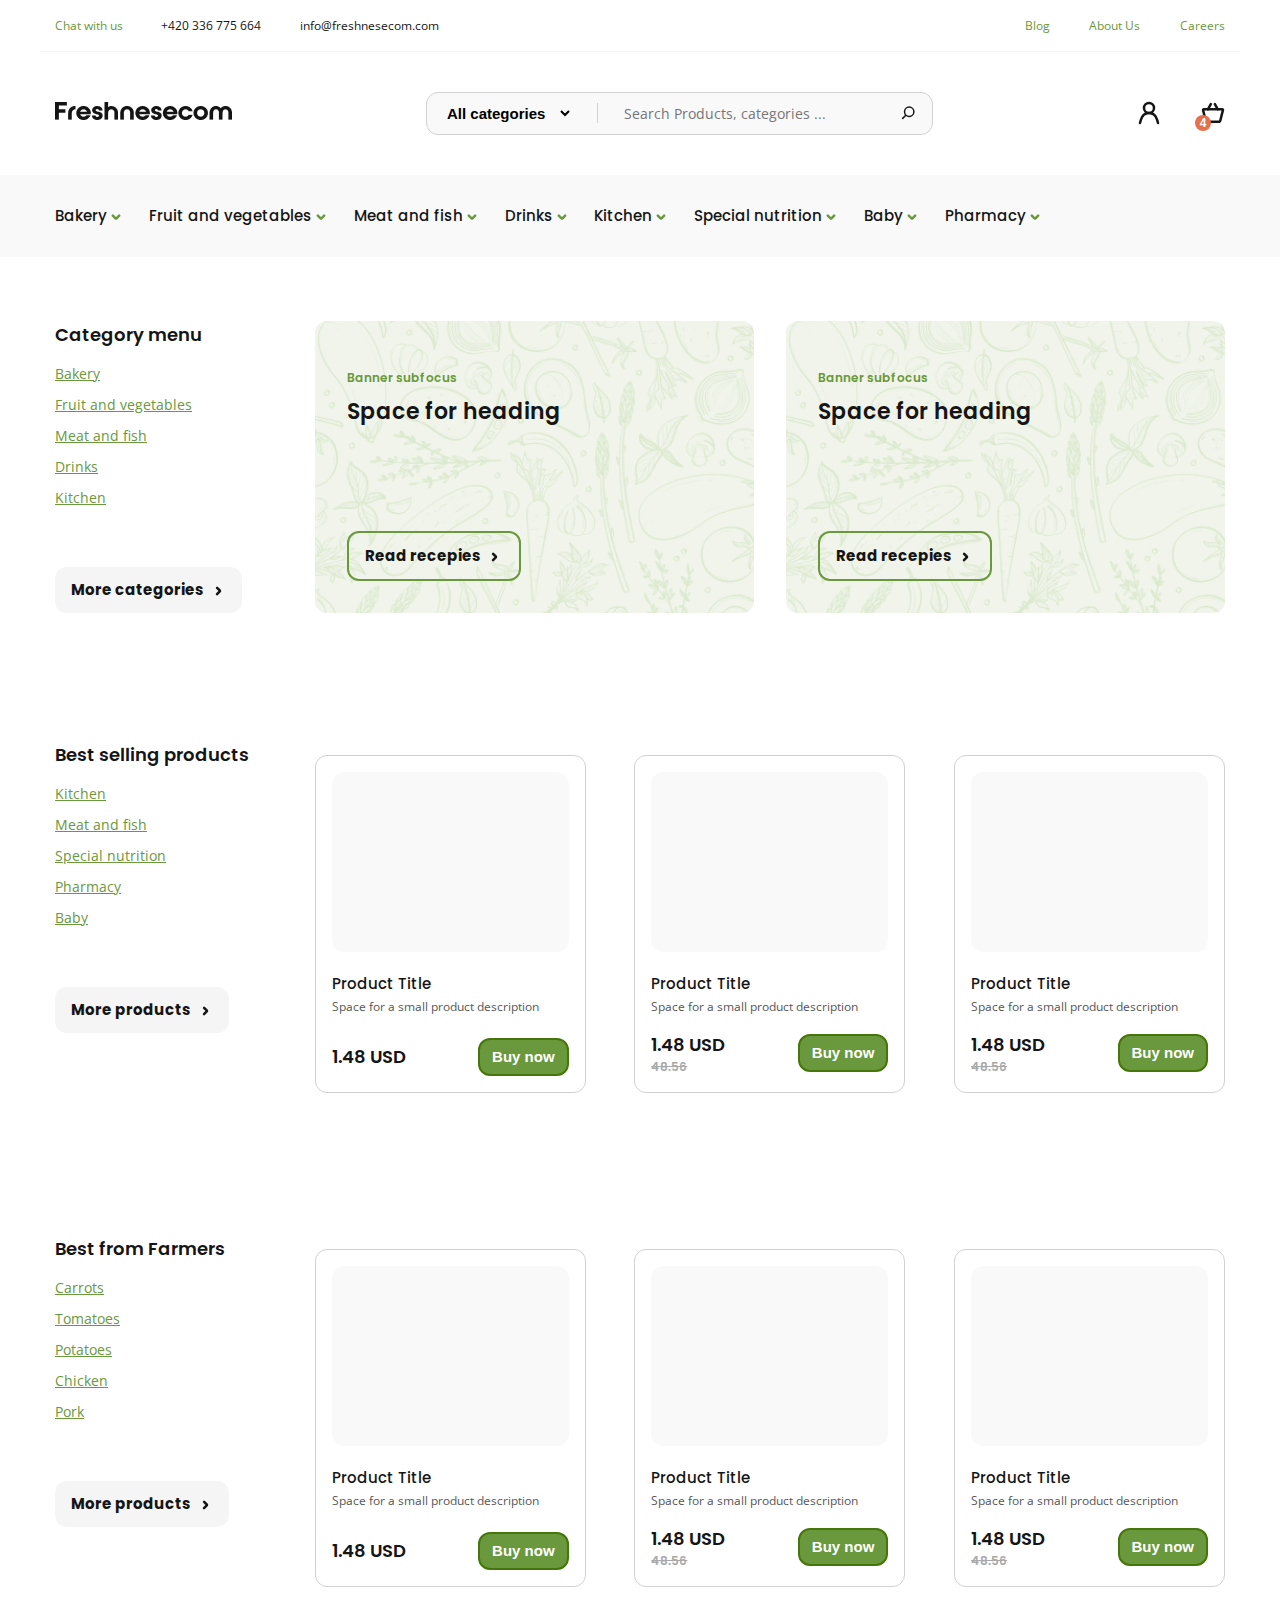
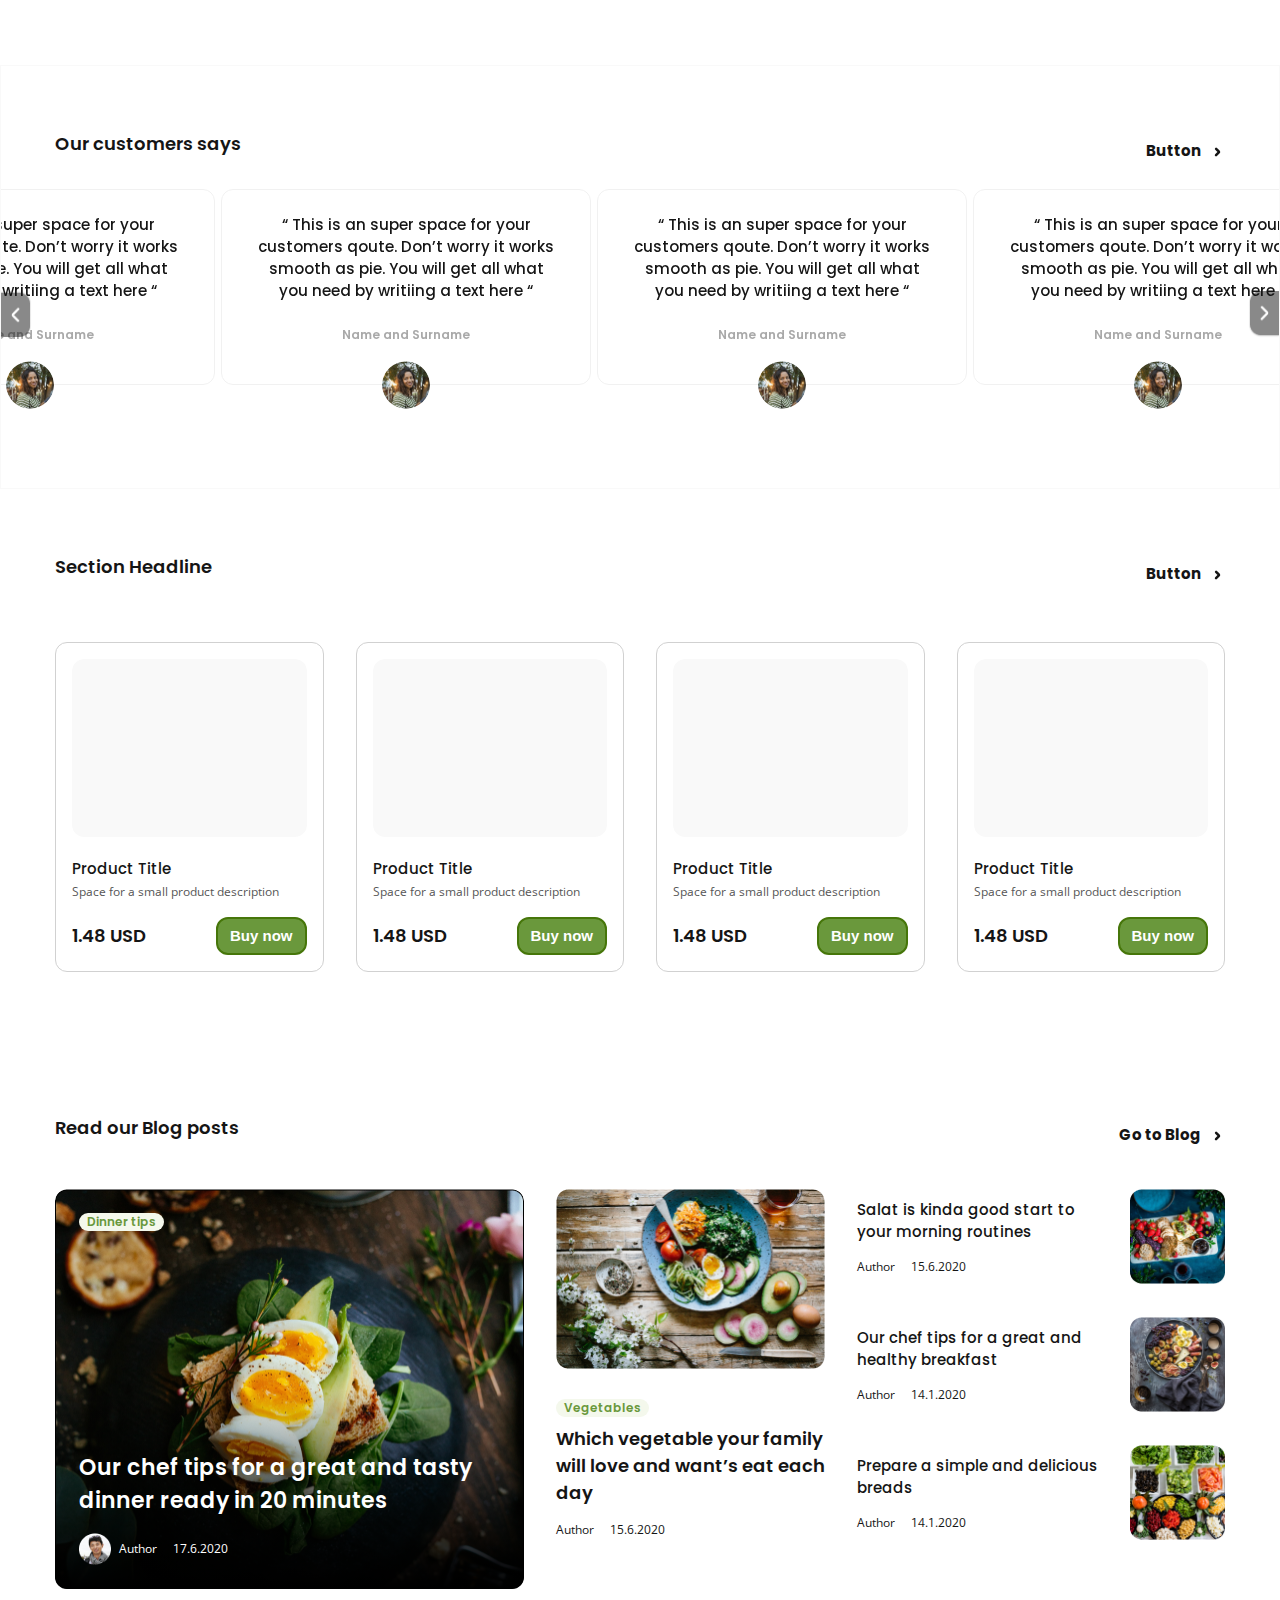
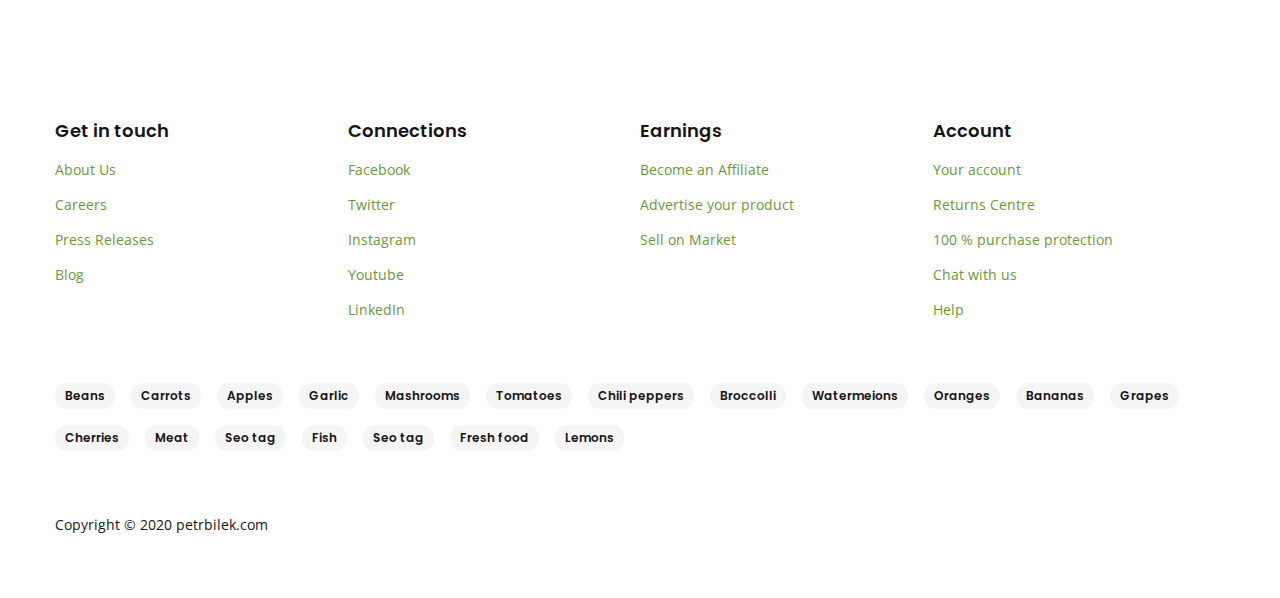
<file: index.html>
<!DOCTYPE html>
<html lang="en">

<head>
   <meta charset="UTF-8">
   <meta http-equiv="X-UA-Compatible" content="IE=edge">
   <meta name="viewport" content="width=device-width, initial-scale=1.0">
   <title>eCommerce</title>
   <!-- LINKS -->
   <link rel="preconnect" href="https://fonts.gstatic.com">
   <link href="https://fonts.googleapis.com/css2?family=Open+Sans&family=Poppins:wght@500;600;700&display=swap"
      rel="stylesheet">
   <link rel="stylesheet" href="/css/normalize.css">
   <link type="text/css" rel="stylesheet" href="/css/lightslider.css" />
   <link rel="stylesheet" href="/css/style.css">
   <script src="//ajax.googleapis.com/ajax/libs/jquery/1.11.0/jquery.min.js"></script>
   <script src="js/lightslider.js"></script>
</head>

<body>
   <header class="top-header">
      <h1 class="visually-hidden">freshnesecom</h1>
      <div class="top-header__body">
         <!-- TOP NAVBAR -->
         <div class="navbar-top">
            <div class="navbar-top__container container">
               <div class="navbar-top__contact">
                  <span class="navbar-top__contact-text">Chat with us</span>
                  <a class="tel-number" href="tel:+420336775664">+420 336 775 664</a>
                  <a class="email" href="mailto:info@freshnesecom.com">info@freshnesecom.com</a>
               </div>

               <ul class="navbar-top__list">
                  <li class="navbar-top__item">
                     <a href="/blog.html" class="navbar-top__link">Blog</a>
                  </li>
                  <li class="navbar-top__item">
                     <a href="/aboutus.html" class="navbar-top__link">About Us</a>
                  </li>
                  <li class="navbar-top__item">
                     <a href="/careers.html" class="navbar-top__link">Careers</a>
                  </li>
               </ul>
            </div>
         </div>

         <!-- HEADER CONTENT -->
         <div class="top-header__content">
            <div class="top-header__content-container container">
               <div class="top-header__burger">
                  <span class="top-header__burger-line"></span>
               </div>
               <div class="logo top-header__content-logo">
                  <a href="index.html"><img class="top-header__content-logo__icon" src="/img/icons/logo.png"
                        alt="freshnesecom" width="177" height="18"></a>
                  <div class="top-header__widgets">
                     <button class="search widget" type="button"></button>
                     <button class="personal-cabinet widget" type="button"></button>
                     <button class="basket widget" type="button"></button>
                     <button class="burger widget" type="button"></button>
                  </div>
               </div>


               <form class="top-header__form">
                  <select class="select-form" name="select-form">
                     <option class="select-form__option" value="all">All categories</option>
                     <option class="select-form__option" value="Bakery">Bakery</option>
                     <option class="select-form__option" value="Fruit and vegetables">Fruit and vegetables</option>
                     <option class="select-form__option" value="all">Meat and fish</option>
                     <option class="select-form__option" value="Drinks">Drinks</option>
                     <option class="select-form__option" value="Kitchen">Kitchen</option>
                     <option class="select-form__option" value="Special nutrition">Special nutrition</option>
                     <option class="select-form__option" value="Pharmacy">Pharmacy</option>
                     <option class="select-form__option" value="Baby">Baby</option>
                     <option class="select-form__option" value="Carrots">Carrots</option>
                     <option class="select-form__option" value="Tomatoes">Tomatoes</option>
                     <option class="select-form__option" value="Potatoes">Potatoes</option>
                     <option class="select-form__option" value="Chicken">Chicken</option>
                     <option class="select-form__option" value="Pork">Pork</option>
                  </select>
                  <span class="vertical-line"></span>
                  <input class="top-header__search" type="search" placeholder="Search Products, categories ...">
                  <button class="top-header__search-btn"></button>
               </form>

               <div class="top-header__widgets">
                  <button class="search widget" type="button"></button>
                  <button class="personal-cabinet widget" type="button"></button>
                  <button class="basket widget" type="button"></button>
               </div>
            </div>
         </div>

         <!-- HEADER MENU -->
         <nav class="top-menu">
            <div class="container">
               <ul class="top-menu__list">
                  <li class="top-menu__item"><a class="top-menu__link" href="/products.html">Bakery</a>
                     <ul class="dropdown-menu">
                        <li class="dropdown-menu__item"><a class="dropdown-menu__link"
                              href="/products.html">Category</a></li>
                        <li class="dropdown-menu__item"><a class="dropdown-menu__link"
                              href="/products.html">Category</a></li>
                        <li class="dropdown-menu__item"><a class="dropdown-menu__link"
                              href="/products.html">Category</a></li>
                        <li class="dropdown-menu__item"><a class="dropdown-menu__link"
                              href="/products.html">Category</a></li>
                        <li class="dropdown-menu__item"><a class="dropdown-menu__link"
                              href="/products.html">Category</a></li>
                     </ul>
                  </li>
                  <li class="top-menu__item"><a class="top-menu__link" href="/products.html">Fruit and vegetables</a>
                     <ul class="dropdown-menu">
                        <li class="dropdown-menu__item"><a class="dropdown-menu__link"
                              href="/products.html">Category</a></li>
                        <li class="dropdown-menu__item"><a class="dropdown-menu__link"
                              href="/products.html">Category</a></li>
                        <li class="dropdown-menu__item"><a class="dropdown-menu__link"
                              href="/products.html">Category</a></li>
                        <li class="dropdown-menu__item"><a class="dropdown-menu__link"
                              href="/products.html">Category</a></li>
                        <li class="dropdown-menu__item"><a class="dropdown-menu__link"
                              href="/products.html">Category</a></li>
                     </ul>
                  </li>
                  <li class="top-menu__item"><a class="top-menu__link" href="/products.html">Meat and fish</a>
                     <ul class="dropdown-menu">
                        <li class="dropdown-menu__item"><a class="dropdown-menu__link"
                              href="/products.html">Category</a></li>
                        <li class="dropdown-menu__item"><a class="dropdown-menu__link"
                              href="/products.html">Category</a></li>
                        <li class="dropdown-menu__item"><a class="dropdown-menu__link"
                              href="/products.html">Category</a></li>
                        <li class="dropdown-menu__item"><a class="dropdown-menu__link"
                              href="/products.html">Category</a></li>
                        <li class="dropdown-menu__item"><a class="dropdown-menu__link"
                              href="/products.html">Category</a></li>
                     </ul>
                  </li>
                  <li class="top-menu__item"><a class="top-menu__link" href="/products.html">Drinks</a>
                     <ul class="dropdown-menu">
                        <li class="dropdown-menu__item"><a class="dropdown-menu__link"
                              href="/products.html">Category</a></li>
                        <li class="dropdown-menu__item"><a class="dropdown-menu__link"
                              href="/products.html">Category</a></li>
                        <li class="dropdown-menu__item"><a class="dropdown-menu__link"
                              href="/products.html">Category</a></li>
                        <li class="dropdown-menu__item"><a class="dropdown-menu__link"
                              href="/products.html">Category</a></li>
                        <li class="dropdown-menu__item"><a class="dropdown-menu__link"
                              href="/products.html">Category</a></li>
                     </ul>
                  </li>
                  <li class="top-menu__item"><a class="top-menu__link" href="/products.html">Kitchen</a>
                     <ul class="dropdown-menu">
                        <li class="dropdown-menu__item"><a class="dropdown-menu__link"
                              href="/products.html">Category</a></li>
                        <li class="dropdown-menu__item"><a class="dropdown-menu__link"
                              href="/products.html">Category</a></li>
                        <li class="dropdown-menu__item"><a class="dropdown-menu__link"
                              href="/products.html">Category</a></li>
                        <li class="dropdown-menu__item"><a class="dropdown-menu__link"
                              href="/products.html">Category</a></li>
                        <li class="dropdown-menu__item"><a class="dropdown-menu__link"
                              href="/products.html">Category</a></li>
                     </ul>
                  </li>
                  <li class="top-menu__item"><a class="top-menu__link" href="/products.html">Special nutrition</a>
                     <ul class="dropdown-menu">
                        <li class="dropdown-menu__item"><a class="dropdown-menu__link"
                              href="/products.html">Category</a></li>
                        <li class="dropdown-menu__item"><a class="dropdown-menu__link"
                              href="/products.html">Category</a></li>
                        <li class="dropdown-menu__item"><a class="dropdown-menu__link"
                              href="/products.html">Category</a></li>
                        <li class="dropdown-menu__item"><a class="dropdown-menu__link"
                              href="/products.html">Category</a></li>
                        <li class="dropdown-menu__item"><a class="dropdown-menu__link"
                              href="/products.html">Category</a></li>
                     </ul>
                  </li>
                  <li class="top-menu__item"><a class="top-menu__link" href="/products.html">Baby</a>
                     <ul class="dropdown-menu">
                        <li class="dropdown-menu__item"><a class="dropdown-menu__link"
                              href="/products.html">Category</a></li>
                        <li class="dropdown-menu__item"><a class="dropdown-menu__link"
                              href="/products.html">Category</a></li>
                        <li class="dropdown-menu__item"><a class="dropdown-menu__link"
                              href="/products.html">Category</a></li>
                        <li class="dropdown-menu__item"><a class="dropdown-menu__link"
                              href="/products.html">Category</a></li>
                        <li class="dropdown-menu__item"><a class="dropdown-menu__link"
                              href="/products.html">Category</a></li>
                     </ul>
                  </li>
                  <li class="top-menu__item"><a class="top-menu__link" href="/products.html">Pharmacy</a>
                     <ul class="dropdown-menu">
                        <li class="dropdown-menu__item"><a class="dropdown-menu__link"
                              href="/products.html">Category</a></li>
                        <li class="dropdown-menu__item"><a class="dropdown-menu__link"
                              href="/products.html">Category</a></li>
                        <li class="dropdown-menu__item"><a class="dropdown-menu__link"
                              href="/products.html">Category</a></li>
                        <li class="dropdown-menu__item"><a class="dropdown-menu__link"
                              href="/products.html">Category</a></li>
                        <li class="dropdown-menu__item"><a class="dropdown-menu__link"
                              href="/products.html">Category</a></li>
                     </ul>
                  </li>
               </ul>
            </div>
         </nav>

      </div>
   </header>

   <main class="main">
      <section class="category-menu section-wrapper">
         <h2 class="visually-hidden">Heading recepies and category products</h2>

         <div class="category-menu__container container">
            <div class="heading-recepies">
               <h3 class="visually-hidden">Reacepies</h3>
               <div class="heading-recepies__card">
                  <div class="heading-recepies__card-info">
                     <p class="heading-recepies__card-subtitle">Banner subfocus</p>
                     <h4 class="heading-recepies__card-title">Space for heading</h4>
                  </div>
                  <div class="heading-recepies__card-button">
                     <a class="heading-recepies__card-button__link" href="/post.html">Read recepies</a>
                  </div>
               </div>

               <div class="heading-recepies__card">
                  <div class="heading-recepies__card-info">
                     <p class="heading-recepies__card-subtitle">Banner subfocus</p>
                     <h4 class="heading-recepies__card-title">Space for heading</h4>
                  </div>
                  <div class="heading-recepies__card-button">
                     <a class="heading-recepies__card-button__link" href="/post.html">Read recepies</a>
                  </div>
               </div>
            </div>

            <div class="section-menu">
               <h3 class="section-menu__title">Category menu</h3>
               <ul class="section-menu__list">
                  <li class="section-menu__item">
                     <a href="/products.html" class="section-menu__link">Bakery</a>
                  </li>
                  <li class="section-menu__item">
                     <a href="/products.html" class="section-menu__link">Fruit and vegetables</a>
                  </li>
                  <li class="section-menu__item">
                     <a href="/products.html" class="section-menu__link">Meat and fish</a>
                  </li>
                  <li class="section-menu__item">
                     <a href="/products.html" class="section-menu__link">Drinks</a>
                  </li>
                  <li class="section-menu__item">
                     <a href="/products.html" class="section-menu__link">Kitchen</a>
                  </li>
               </ul>
               <div class="section-menu__button">
                  <a class="section-menu__button-link" href="#">More categories</a>
               </div>
            </div>
         </div>
      </section>

      <section class="best-products section-wrapper">
         <h2 class="visually-hidden">Best selling products</h2>
         <div class="best-products__container container">
            <ul class="grid-cards">
               <li class="grid-card">
                  <header class="grid-card__header">
                     <img class="grid-card__image" src="/img/photos/grid-card-image.png" alt="product photo" width="237"
                        height="180">
                  </header>

                  <div class="grid-card__info">
                     <h3 class="grid-card__title">Product Title</h3>
                     <p class="grid-card__desc">Space for a small product description </p>
                  </div>

                  <footer class="grid-card__footer">
                     <div class="grid-card__price">
                        <span class="grid-card__price-number">1.48 USD</span>
                        <span class="grid-card__discount"></span>
                     </div>
                     <button class="grid-card__button" type="button">Buy now</button>
                  </footer>
               </li>

               <li class="grid-card">
                  <header class="grid-card__header">
                     <img class="grid-card__image" src="/img/photos/grid-card-image.png" alt="product photo" width="237"
                        height="180">
                  </header>
                  <div class="grid-card__info">
                     <h3 class="grid-card__title">Product Title</h3>
                     <p class="grid-card__desc">Space for a small product description </p>
                  </div>
                  <footer class="grid-card__footer">
                     <div class="grid-card__price">
                        <span class="grid-card__price-number">1.48 USD</span>
                        <span class="grid-card__discount">48.56</span>
                     </div>
                     <button class="grid-card__button" type="button">Buy now</button>
                  </footer>
               </li>

               <li class="grid-card">
                  <header class="grid-card__header">
                     <img class="grid-card__image" src="/img/photos/grid-card-image.png" alt="product photo" width="237"
                        height="180">
                  </header>
                  <div class="grid-card__info">
                     <h3 class="grid-card__title">Product Title </h3>
                     <p class="grid-card__desc">Space for a small product description </p>
                  </div>
                  <footer class="grid-card__footer">
                     <div class="grid-card__price">
                        <span class="grid-card__price-number">1.48 USD</span>
                        <span class="grid-card__discount">48.56</span>
                     </div>
                     <button class="grid-card__button" type="button">Buy now</button>
                  </footer>
               </li>
            </ul>

            <div class="best-products__section-menu section-menu">
               <h3 class="section-menu__title">Best selling products</h3>
               <ul class="section-menu__list">
                  <li class="section-menu__item">
                     <a href="/products.html" class="section-menu__link">Kitchen</a>
                  </li>
                  <li class="section-menu__item">
                     <a href="/products.html" class="section-menu__link">Meat and fish</a>
                  </li>
                  <li class="section-menu__item">
                     <a href="/products.html" class="section-menu__link">Special nutrition</a>
                  </li>
                  <li class="section-menu__item">
                     <a href="/products.html" class="section-menu__link">Pharmacy</a>
                  </li>
                  <li class="section-menu__item">
                     <a href="/products.html" class="section-menu__link">Baby</a>
                  </li>
               </ul>
               <div class="section-menu__button">
                  <a class="section-menu__button-link" href="#">More products</a>
               </div>
            </div>
         </div>
      </section>

      <section class="best-products section-wrapper">
         <h2 class="visually-hidden">Best from Farmers</h2>
         <div class="best-products__container container">
            <ul class="grid-cards">
               <li class="grid-card">
                  <header class="grid-card__header">
                     <img class="grid-card__image" src="/img/photos/grid-card-image.png" alt="product photo" width="237"
                        height="180">
                  </header>

                  <div class="grid-card__info">
                     <h3 class="grid-card__title">Product Title</h3>
                     <p class="grid-card__desc">Space for a small product description </p>
                  </div>

                  <footer class="grid-card__footer">
                     <div class="grid-card__price">
                        <span class="grid-card__price-number">1.48 USD</span>
                        <span class="grid-card__discount"></span>
                     </div>
                     <button class="grid-card__button" type="button">Buy now</button>
                  </footer>
               </li>

               <li class="grid-card">
                  <header class="grid-card__header">
                     <img class="grid-card__image" src="/img/photos/grid-card-image.png" alt="product photo" width="237"
                        height="180">
                  </header>
                  <div class="grid-card__info">
                     <h3 class="grid-card__title">Product Title</h3>
                     <p class="grid-card__desc">Space for a small product description </p>
                  </div>
                  <footer class="grid-card__footer">
                     <div class="grid-card__price">
                        <span class="grid-card__price-number">1.48 USD</span>
                        <span class="grid-card__discount">48.56</span>
                     </div>
                     <button class="grid-card__button" type="button">Buy now</button>
                  </footer>
               </li>

               <li class="grid-card">
                  <header class="grid-card__header">
                     <img class="grid-card__image" src="/img/photos/grid-card-image.png" alt="product photo" width="237"
                        height="180">
                  </header>
                  <div class="grid-card__info">
                     <h3 class="grid-card__title">Product Title </h3>
                     <p class="grid-card__desc">Space for a small product description </p>
                  </div>
                  <footer class="grid-card__footer">
                     <div class="grid-card__price">
                        <span class="grid-card__price-number">1.48 USD</span>
                        <span class="grid-card__discount">48.56</span>
                     </div>
                     <button class="grid-card__button" type="button">Buy now</button>
                  </footer>
               </li>
            </ul>

            <div class="best-products__section-menu section-menu">
               <h3 class="section-menu__title">Best from Farmers</h3>
               <ul class="section-menu__list">
                  <li class="section-menu__item">
                     <a href="" class="section-menu__link">Carrots</a>
                  </li>
                  <li class="section-menu__item">
                     <a href="" class="section-menu__link">Tomatoes</a>
                  </li>
                  <li class="section-menu__item">
                     <a href="" class="section-menu__link">Potatoes</a>
                  </li>
                  <li class="section-menu__item">
                     <a href="" class="section-menu__link">Chicken</a>
                  </li>
                  <li class="section-menu__item">
                     <a href="" class="section-menu__link">Pork</a>
                  </li>
               </ul>
               <div class="section-menu__button">
                  <a class="section-menu__button-link" href="#">More products</a>
               </div>
            </div>
         </div>
      </section>

      <section class="testimonial section-wrapper">
         <div class="testimonial__container container">
            <h2 class="section-menu__title">Our customers says</h2>
            <a class="section__button" href="#">Button</a>
         </div>

         <div class="testimonial-card">
            <ul class="testimonial-card__list" id="lightSlider">
               <li class="testimonial-card__item">
                  <p class="testimonial-card__text">“ This is an super space for your customers qoute. Don’t worry it
                     works smooth as pie. You will get all what you need by writiing a text here “</p>
                  <span class="testimonial-card__author">Name and Surname</span>
                  <img class="testimonial-card__author-photo" src="/img/photos/comment-author-1.png" alt="author photo">
               </li>

               <li class="testimonial-card__item">
                  <p class="testimonial-card__text">“ This is an super space for your customers qoute. Don’t worry it
                     works smooth as pie. You will get all what you need by writiing a text here “</p>
                  <span class="testimonial-card__author">Name and Surname</span>
                  <img class="testimonial-card__author-photo" src="/img/photos/comment-author-1.png" alt="author photo">
               </li>

               <li class="testimonial-card__item">
                  <p class="testimonial-card__text">“ This is an super space for your customers qoute. Don’t worry it
                     works smooth as pie. You will get all what you need by writiing a text here “</p>
                  <span class="testimonial-card__author">Name and Surname</span>
                  <img class="testimonial-card__author-photo" src="/img/photos/comment-author-1.png" alt="author photo">
               </li>

               <li class="testimonial-card__item">
                  <p class="testimonial-card__text">“ This is an super space for your customers qoute. Don’t worry it
                     works smooth as pie. You will get all what you need by writiing a text here “</p>
                  <span class="testimonial-card__author">Name and Surname</span>
                  <img class="testimonial-card__author-photo" src="/img/photos/comment-author-1.png" alt="author photo">
               </li>

               <li class="testimonial-card__item">
                  <p class="testimonial-card__text">“ This is an super space for your customers qoute. Don’t worry it
                     works smooth as pie. You will get all what you need by writiing a text here “</p>
                  <span class="testimonial-card__author">Name and Surname</span>
                  <img class="testimonial-card__author-photo" src="/img/photos/comment-author-1.png" alt="author photo">
               </li>

               <li class="testimonial-card__item">
                  <p class="testimonial-card__text">“ This is an super space for your customers qoute. Don’t worry it
                     works smooth as pie. You will get all what you need by writiing a text here “</p>
                  <span class="testimonial-card__author">Name and Surname</span>
                  <img class="testimonial-card__author-photo" src="/img/photos/comment-author-1.png" alt="author photo">
               </li>
            </ul>
         </div>


      </section>

      <section class="products section-wrapper">
         <div class="products__container container">
            <header class="section__header">
               <h2 class="section-menu__title">Section Headline</h2>
               <a class="section__button" href="#">Button</a>
            </header>

            <div class="products__grid-cards__wrapper">
               <ul class="products__grid-cards grid-cards">
                  <li class="products__grid-card grid-card">
                     <header class="grid-card__header">
                        <img class="grid-card__image" src="/img/photos/grid-card-image.png" alt="product photo"
                           width="237" height="180">
                     </header>

                     <div class="grid-card__info">
                        <h3 class="grid-card__title">Product Title</h3>
                        <p class="grid-card__desc">Space for a small product description </p>
                     </div>

                     <footer class="grid-card__footer">
                        <div class="grid-card__price">
                           <span class="grid-card__price-number">1.48 USD</span>
                           <span class="grid-card__discount"></span>
                        </div>
                        <button class="grid-card__button" type="button">Buy now</button>
                     </footer>
                  </li>

                  <li class="products__grid-card grid-card">
                     <header class="grid-card__header">
                        <img class="grid-card__image" src="/img/photos/grid-card-image.png" alt="product photo"
                           width="237" height="180">
                     </header>

                     <div class="grid-card__info">
                        <h3 class="grid-card__title">Product Title</h3>
                        <p class="grid-card__desc">Space for a small product description </p>
                     </div>

                     <footer class="grid-card__footer">
                        <div class="grid-card__price">
                           <span class="grid-card__price-number">1.48 USD</span>
                           <span class="grid-card__discount"></span>
                        </div>
                        <button class="grid-card__button" type="button">Buy now</button>
                     </footer>
                  </li>
               </ul>

               <ul class="products__grid-cards grid-cards">
                  <li class="products__grid-card grid-card">
                     <header class="grid-card__header">
                        <img class="grid-card__image" src="/img/photos/grid-card-image.png" alt="product photo"
                           width="237" height="180">
                     </header>

                     <div class="grid-card__info">
                        <h3 class="grid-card__title">Product Title</h3>
                        <p class="grid-card__desc">Space for a small product description </p>
                     </div>

                     <footer class="grid-card__footer">
                        <div class="grid-card__price">
                           <span class="grid-card__price-number">1.48 USD</span>
                           <span class="grid-card__discount"></span>
                        </div>
                        <button class="grid-card__button" type="button">Buy now</button>
                     </footer>
                  </li>

                  <li class="products__grid-card grid-card">
                     <header class="grid-card__header">
                        <img class="grid-card__image" src="/img/photos/grid-card-image.png" alt="product photo"
                           width="237" height="180">
                     </header>

                     <div class="grid-card__info">
                        <h3 class="grid-card__title">Product Title</h3>
                        <p class="grid-card__desc">Space for a small product description </p>
                     </div>

                     <footer class="grid-card__footer">
                        <div class="grid-card__price">
                           <span class="grid-card__price-number">1.48 USD</span>
                           <span class="grid-card__discount"></span>
                        </div>
                        <button class="grid-card__button" type="button">Buy now</button>
                     </footer>
                  </li>
               </ul>
            </div>
         </div>
      </section>

      <section class="blog-posts section-wrapper">
         <div class="blog-posts__container container">
            <header class="section__header">
               <h2 class="section-menu__title">Read our Blog posts</h2>
               <a class="section__button" href="/blog.html">Go to Blog</a>
            </header>

            <div class="blog-posts__wrapper">
               <div class="blog-posts__cover">
                  <img class="blog-posts__cover__photo" src="/img/photos/meal-big.png" alt="meal" width="469"
                     height="400">

                  <span class="tips">Dinner tips</span>

                  <div class="blog-posts__info">
                     <a class="blog-posts__cover__title" href="/post.html">Our chef tips for a great and tasty dinner
                        ready in 20
                        minutes
                     </a>
                     <footer class="blog-posts__cover__footer">
                        <img class="blog-posts__cover__author-photo" src="/img/photos/blog-posts__author.png"
                           alt="author photo" width="32" height="32">
                        <span class="blog-posts__cover__author-name blog-posts__author-name">Author</span>
                        <time class="blog-posts__cover__time blog-posts__time" datetime="2020-06-17">17.6.2020</time>
                     </footer>
                  </div>
               </div>

               <div class="blog-posts__inner-wrapper">
                  <div class="vertical-card">
                     <img class="vertical-card__photo" src="/img/photos/mealpng.png" alt="meal" width="269"
                        height="180">
                     <span class="vertical-card__tips tips">Vegetables</span>
                     <a class="vertical-card__title" href="/post.html">Which vegetable your family will love and want’s
                        eat each
                        day</a>
                     <footer class="blog-posts__cover__footer">
                        <span class="vertical-card__author-name blog-posts__author-name">Author</span>
                        <time class="vertical-card__time blog-posts__time" datetime="2020-06-17">15.6.2020</time>
                     </footer>
                  </div>

                  <div class="blog-posts__horizontal-card">
                     <div class="horizontal-card">
                        <div class="horizontal-card__info">
                           <a class="horizontal-card__title" href="/post.html">Salat is kinda good start to your morning
                              routines</a>
                           <footer class="blog-posts__cover__footer">
                              <span class="blog-posts__author-name">Author</span>
                              <time class="blog-posts__time" datetime="2020-06-17">15.6.2020</time>
                           </footer>
                        </div>

                        <div class="horizontal-card__image">
                           <img class="horizontal-card__photo" src="/img/photos/meal-little-1.png" alt="meal">
                        </div>
                     </div>

                     <div class="horizontal-card">
                        <div class="horizontal-card__info">
                           <a class="horizontal-card__title" href="/post.html">Our chef tips for a great and healthy
                              breakfast</a>
                           <footer class="blog-posts__cover__footer">
                              <span class="blog-posts__author-name">Author</span>
                              <time class="blog-posts__time" datetime="2020-06-17">14.1.2020</time>
                           </footer>
                        </div>

                        <div class="horizontal-card__image">
                           <img class="horizontal-card__photo" src="/img/photos/meal-little-2.png" alt="meal">
                        </div>
                     </div>

                     <div class="horizontal-card">
                        <div class="horizontal-card__info">
                           <a class="horizontal-card__title" href="/post.html">Prepare a simple and delicious breads</a>
                           <footer class="blog-posts__cover__footer">
                              <span class="blog-posts__author-name">Author</span>
                              <time class="blog-posts__time" datetime="2020-06-17">14.1.2020</time>
                           </footer>
                        </div>

                        <div class="horizontal-card__image">
                           <img class="horizontal-card__photo" src="/img/photos/meal-little-3.png" alt="meal">
                        </div>
                     </div>
                  </div>
               </div>
            </div>
         </div>
      </section>
   </main>

   <footer class="footer">
      <section class="footer-links">
         <div class="footer-links__container container">
            <div class="footer-links__wrapper">
               <h3 class="footer-links__title">Get in touch</h3>
               <ul class="footer-links__list">
                  <li class="footer-links__item">
                     <a href="/aboutus.html" class="footer-links__link">About Us</a>
                  </li>
                  <li class="footer-links__item">
                     <a href="/careers.html" class="footer-links__link">Careers</a>
                  </li>
                  <li class="footer-links__item">
                     <a href="#" class="footer-links__link">Press Releases</a>
                  </li>
                  <li class="footer-links__item">
                     <a href="/blog.html" class="footer-links__link">Blog</a>
                  </li>
               </ul>
            </div>

            <div class="footer-links__wrapper">
               <h3 class="footer-links__title">Connections</h3>
               <ul class="footer-links__list">
                  <li class="footer-links__item">
                     <a href="#" class="footer-links__link">Facebook</a>
                  </li>
                  <li class="footer-links__item">
                     <a href="#" class="footer-links__link">Twitter</a>
                  </li>
                  <li class="footer-links__item">
                     <a href="#" class="footer-links__link">Instagram</a>
                  </li>
                  <li class="footer-links__item">
                     <a href="#" class="footer-links__link">Youtube</a>
                  </li>
                  <li class="footer-links__item">
                     <a href="#" class="footer-links__link">LinkedIn</a>
                  </li>
               </ul>
            </div>

            <div class="footer-links__wrapper">
               <h3 class="footer-links__title">Earnings</h3>
               <ul class="footer-links__list">
                  <li class="footer-links__item">
                     <a href="#" class="footer-links__link">Become an Affiliate</a>
                  </li>
                  <li class="footer-links__item">
                     <a href="#" class="footer-links__link">Advertise your product</a>
                  </li>
                  <li class="footer-links__item">
                     <a href="#" class="footer-links__link">Sell on Market</a>
                  </li>
               </ul>
            </div>

            <div class="footer-links__wrapper">
               <h3 class="footer-links__title">Account</h3>
               <ul class="footer-links__list">
                  <li class="footer-links__item">
                     <a href="#" class="footer-links__link">Your account</a>
                  </li>
                  <li class="footer-links__item">
                     <a href="#" class="footer-links__link">Returns Centre</a>
                  </li>
                  <li class="footer-links__item">
                     <a href="#" class="footer-links__link">100 % purchase protection</a>
                  </li>
                  <li class="footer-links__item">
                     <a href="#" class="footer-links__link">Chat with us</a>
                  </li>
                  <li class="footer-links__item">
                     <a href="#" class="footer-links__link">Help</a>
                  </li>
               </ul>
            </div>
         </div>
      </section>

      <section class="footer-tags">
         <h2 class="visually-hidden">Footer tags</h2>
         <div class="container">
            <ul class="tag-list">
               <li class="tag-item">
                  <a href="/products.html" class="tag-link">Beans</a>
               </li>
               <li class="tag-item">
                  <a href="/products.html" class="tag-link">Carrots</a>
               </li>
               <li class="tag-item">
                  <a href="/products.html" class="tag-link">Apples</a>
               </li>
               <li class="tag-item">
                  <a href="/products.html" class="tag-link">Garlic</a>
               </li>
               <li class="tag-item">
                  <a href="/products.html" class="tag-link">Mashrooms</a>
               </li>
               <li class="tag-item">
                  <a href="/products.html" class="tag-link">Tomatoes</a>
               </li>
               <li class="tag-item">
                  <a href="/products.html" class="tag-link">Chili peppers</a>
               </li>
               <li class="tag-item">
                  <a href="/products.html" class="tag-link">Broccolli</a>
               </li>
               <li class="tag-item">
                  <a href="/products.html" class="tag-link">Watermeions</a>
               </li>
               <li class="tag-item">
                  <a href="/products.html" class="tag-link">Oranges</a>
               </li>
               <li class="tag-item">
                  <a href="/products.html" class="tag-link">Bananas</a>
               </li>
               <li class="tag-item">
                  <a href="/products.html" class="tag-link">Grapes</a>
               </li>
               <li class="tag-item">
                  <a href="/products.html" class="tag-link">Cherries</a>
               </li>
               <li class="tag-item">
                  <a href="/products.html" class="tag-link">Meat</a>
               </li>
               <li class="tag-item">
                  <a href="/products.html" class="tag-link">Seo tag</a>
               </li>
               <li class="tag-item">
                  <a href="/products.html" class="tag-link">Fish</a>
               </li>
               <li class="tag-item">
                  <a href="/products.html" class="tag-link">Seo tag</a>
               </li>
               <li class="tag-item">
                  <a href="/products.html" class="tag-link">Fresh food</a>
               </li>
               <li class="tag-item">
                  <a href="/products.html" class="tag-link">Lemons</a>
               </li>
            </ul>
         </div>
      </section>

      <section class="copyright">
         <h2 class="visually-hidden">Copyright</h2>
         <div class="container">
            <span class="copyright">Copyright © 2020 petrbilek.com</span>
         </div>
      </section>
   </footer>

   <script src="/js/main.js"></script>
   <script src="/js/lightslider.js"></script>
   <script src="/js/script.js"></script>
</body>

</html>
</file>
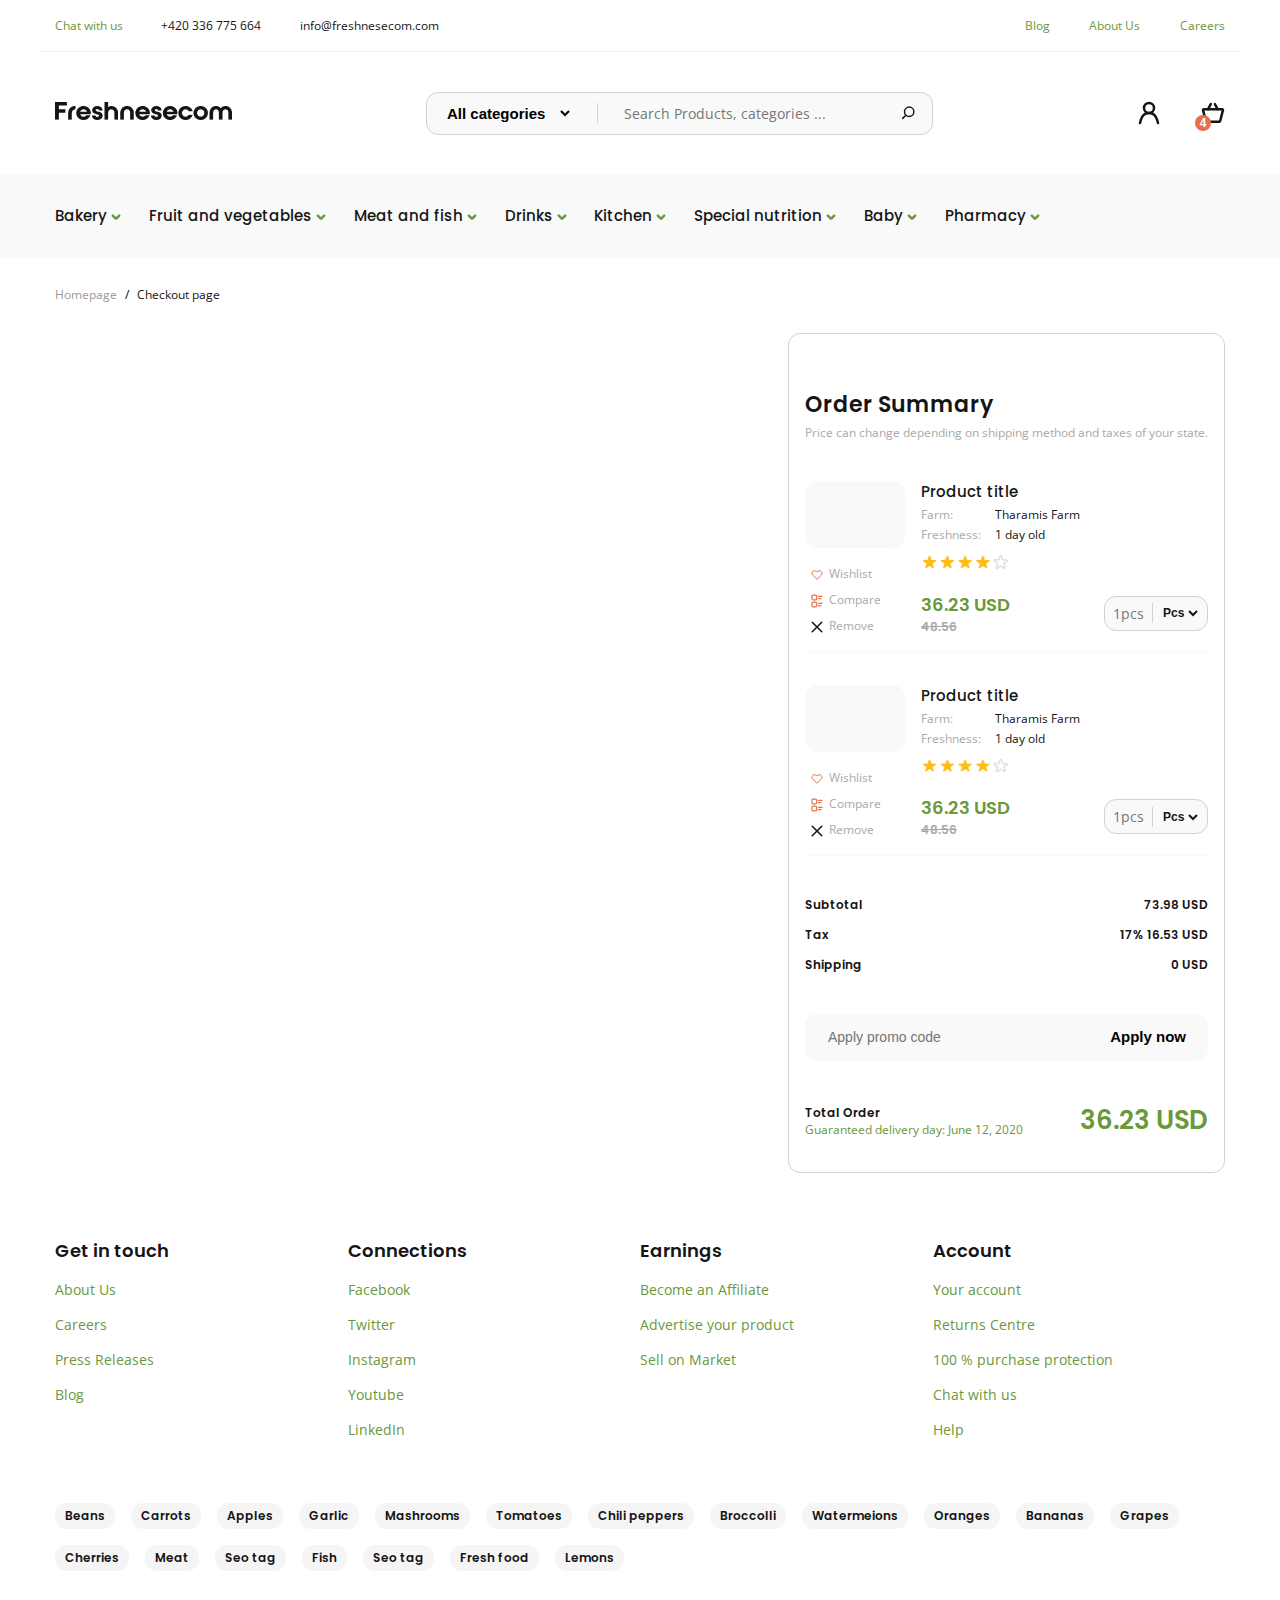
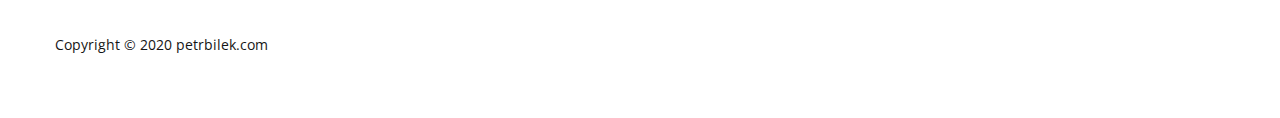
<file: billing.html>
<!DOCTYPE html>
<html lang="en">

<head>
   <meta charset="UTF-8">
   <meta http-equiv="X-UA-Compatible" content="IE=edge">
   <meta name="viewport" content="width=device-width, initial-scale=1.0">
   <title>eCommerce</title>
   <!-- LINKS -->
   <link rel="preconnect" href="https://fonts.gstatic.com">
   <link href="https://fonts.googleapis.com/css2?family=Open+Sans&family=Poppins:wght@500;600;700&display=swap"
      rel="stylesheet">
   <link rel="stylesheet" href="/css/normalize.css">
   <link type="text/css" rel="stylesheet" href="/css/lightslider.css" />
   <link rel="stylesheet" href="/css/style.css">
   <script src="//ajax.googleapis.com/ajax/libs/jquery/1.11.0/jquery.min.js"></script>
   <script src="js/lightslider.js"></script>
</head>

<body>
   <header class="top-header">
      <h1 class="visually-hidden">freshnesecom</h1>
      <div class="top-header__body">
         <!-- TOP NAVBAR -->
         <div class="navbar-top">
            <div class="navbar-top__container container">
               <div class="navbar-top__contact">
                  <span class="navbar-top__contact-text">Chat with us</span>
                  <a class="tel-number" href="tel:+420336775664">+420 336 775 664</a>
                  <a class="email" href="mailto:info@freshnesecom.com">info@freshnesecom.com</a>
               </div>

               <ul class="navbar-top__list">
                  <li class="navbar-top__item">
                     <a href="/blog.html" class="navbar-top__link">Blog</a>
                  </li>
                  <li class="navbar-top__item">
                     <a href="/aboutus.html" class="navbar-top__link">About Us</a>
                  </li>
                  <li class="navbar-top__item">
                     <a href="/careers.html" class="navbar-top__link">Careers</a>
                  </li>
               </ul>
            </div>
         </div>

         <!-- HEADER CONTENT -->
         <div class="top-header__content">
            <div class="top-header__content-container container">
               <div class="top-header__burger">
                  <span class="top-header__burger-line"></span>
               </div>
               <div class="logo top-header__content-logo">
                  <a href="index.html"><img class="top-header__content-logo__icon" src="/img/icons/logo.png"
                        alt="freshnesecom" width="177" height="18"></a>
                  <div class="top-header__widgets">
                     <button class="search widget" type="button"></button>
                     <button class="personal-cabinet widget" type="button"></button>
                     <button class="basket widget" type="button"></button>
                     <button class="burger widget" type="button"></button>
                  </div>
               </div>


               <form class="top-header__form">
                  <select class="select-form" name="select-form">
                     <option class="select-form__option" value="all">All categories</option>
                     <option class="select-form__option" value="Bakery">Bakery</option>
                     <option class="select-form__option" value="Fruit and vegetables">Fruit and vegetables</option>
                     <option class="select-form__option" value="all">Meat and fish</option>
                     <option class="select-form__option" value="Drinks">Drinks</option>
                     <option class="select-form__option" value="Kitchen">Kitchen</option>
                     <option class="select-form__option" value="Special nutrition">Special nutrition</option>
                     <option class="select-form__option" value="Pharmacy">Pharmacy</option>
                     <option class="select-form__option" value="Baby">Baby</option>
                     <option class="select-form__option" value="Carrots">Carrots</option>
                     <option class="select-form__option" value="Tomatoes">Tomatoes</option>
                     <option class="select-form__option" value="Potatoes">Potatoes</option>
                     <option class="select-form__option" value="Chicken">Chicken</option>
                     <option class="select-form__option" value="Pork">Pork</option>
                  </select>
                  <span class="vertical-line"></span>
                  <input class="top-header__search" type="search" placeholder="Search Products, categories ...">
                  <button class="top-header__search-btn"></button>
               </form>

               <div class="top-header__widgets">
                  <button class="search widget" type="button"></button>
                  <button class="personal-cabinet widget" type="button"></button>
                  <button class="basket widget" type="button"></button>
               </div>
            </div>
         </div>

         <!-- HEADER MENU -->
         <nav class="top-menu">
            <div class="container">
               <ul class="top-menu__list">
                  <li class="top-menu__item"><a class="top-menu__link" href="/products.html">Bakery</a>
                     <ul class="dropdown-menu">
                        <li class="dropdown-menu__item"><a class="dropdown-menu__link"
                              href="/products.html">Category</a></li>
                        <li class="dropdown-menu__item"><a class="dropdown-menu__link"
                              href="/products.html">Category</a></li>
                        <li class="dropdown-menu__item"><a class="dropdown-menu__link"
                              href="/products.html">Category</a></li>
                        <li class="dropdown-menu__item"><a class="dropdown-menu__link"
                              href="/products.html">Category</a></li>
                        <li class="dropdown-menu__item"><a class="dropdown-menu__link"
                              href="/products.html">Category</a></li>
                     </ul>
                  </li>
                  <li class="top-menu__item"><a class="top-menu__link" href="/products.html">Fruit and vegetables</a>
                     <ul class="dropdown-menu">
                        <li class="dropdown-menu__item"><a class="dropdown-menu__link"
                              href="/products.html">Category</a></li>
                        <li class="dropdown-menu__item"><a class="dropdown-menu__link"
                              href="/products.html">Category</a></li>
                        <li class="dropdown-menu__item"><a class="dropdown-menu__link"
                              href="/products.html">Category</a></li>
                        <li class="dropdown-menu__item"><a class="dropdown-menu__link"
                              href="/products.html">Category</a></li>
                        <li class="dropdown-menu__item"><a class="dropdown-menu__link"
                              href="/products.html">Category</a></li>
                     </ul>
                  </li>
                  <li class="top-menu__item"><a class="top-menu__link" href="/products.html">Meat and fish</a>
                     <ul class="dropdown-menu">
                        <li class="dropdown-menu__item"><a class="dropdown-menu__link"
                              href="/products.html">Category</a></li>
                        <li class="dropdown-menu__item"><a class="dropdown-menu__link"
                              href="/products.html">Category</a></li>
                        <li class="dropdown-menu__item"><a class="dropdown-menu__link"
                              href="/products.html">Category</a></li>
                        <li class="dropdown-menu__item"><a class="dropdown-menu__link"
                              href="/products.html">Category</a></li>
                        <li class="dropdown-menu__item"><a class="dropdown-menu__link"
                              href="/products.html">Category</a></li>
                     </ul>
                  </li>
                  <li class="top-menu__item"><a class="top-menu__link" href="/products.html">Drinks</a>
                     <ul class="dropdown-menu">
                        <li class="dropdown-menu__item"><a class="dropdown-menu__link"
                              href="/products.html">Category</a></li>
                        <li class="dropdown-menu__item"><a class="dropdown-menu__link"
                              href="/products.html">Category</a></li>
                        <li class="dropdown-menu__item"><a class="dropdown-menu__link"
                              href="/products.html">Category</a></li>
                        <li class="dropdown-menu__item"><a class="dropdown-menu__link"
                              href="/products.html">Category</a></li>
                        <li class="dropdown-menu__item"><a class="dropdown-menu__link"
                              href="/products.html">Category</a></li>
                     </ul>
                  </li>
                  <li class="top-menu__item"><a class="top-menu__link" href="/products.html">Kitchen</a>
                     <ul class="dropdown-menu">
                        <li class="dropdown-menu__item"><a class="dropdown-menu__link"
                              href="/products.html">Category</a></li>
                        <li class="dropdown-menu__item"><a class="dropdown-menu__link"
                              href="/products.html">Category</a></li>
                        <li class="dropdown-menu__item"><a class="dropdown-menu__link"
                              href="/products.html">Category</a></li>
                        <li class="dropdown-menu__item"><a class="dropdown-menu__link"
                              href="/products.html">Category</a></li>
                        <li class="dropdown-menu__item"><a class="dropdown-menu__link"
                              href="/products.html">Category</a></li>
                     </ul>
                  </li>
                  <li class="top-menu__item"><a class="top-menu__link" href="/products.html">Special nutrition</a>
                     <ul class="dropdown-menu">
                        <li class="dropdown-menu__item"><a class="dropdown-menu__link"
                              href="/products.html">Category</a></li>
                        <li class="dropdown-menu__item"><a class="dropdown-menu__link"
                              href="/products.html">Category</a></li>
                        <li class="dropdown-menu__item"><a class="dropdown-menu__link"
                              href="/products.html">Category</a></li>
                        <li class="dropdown-menu__item"><a class="dropdown-menu__link"
                              href="/products.html">Category</a></li>
                        <li class="dropdown-menu__item"><a class="dropdown-menu__link"
                              href="/products.html">Category</a></li>
                     </ul>
                  </li>
                  <li class="top-menu__item"><a class="top-menu__link" href="/products.html">Baby</a>
                     <ul class="dropdown-menu">
                        <li class="dropdown-menu__item"><a class="dropdown-menu__link"
                              href="/products.html">Category</a></li>
                        <li class="dropdown-menu__item"><a class="dropdown-menu__link"
                              href="/products.html">Category</a></li>
                        <li class="dropdown-menu__item"><a class="dropdown-menu__link"
                              href="/products.html">Category</a></li>
                        <li class="dropdown-menu__item"><a class="dropdown-menu__link"
                              href="/products.html">Category</a></li>
                        <li class="dropdown-menu__item"><a class="dropdown-menu__link"
                              href="/products.html">Category</a></li>
                     </ul>
                  </li>
                  <li class="top-menu__item"><a class="top-menu__link" href="/products.html">Pharmacy</a>
                     <ul class="dropdown-menu">
                        <li class="dropdown-menu__item"><a class="dropdown-menu__link"
                              href="/products.html">Category</a></li>
                        <li class="dropdown-menu__item"><a class="dropdown-menu__link"
                              href="/products.html">Category</a></li>
                        <li class="dropdown-menu__item"><a class="dropdown-menu__link"
                              href="/products.html">Category</a></li>
                        <li class="dropdown-menu__item"><a class="dropdown-menu__link"
                              href="/products.html">Category</a></li>
                        <li class="dropdown-menu__item"><a class="dropdown-menu__link"
                              href="/products.html">Category</a></li>
                     </ul>
                  </li>
               </ul>
            </div>
         </nav>

      </div>
   </header>

   <main class="main">
      <header class="main__header">
         <div class="main__header__container container">
            <ul class="breadcrumb">
               <li class="breadcrumb-item"><a href="/index.html" class="breadcrumb-link">Homepage</a></li>
               <li class="breadcrumb-item">Checkout page</li>
            </ul>
         </div>
      </header>

      <section class="billing-wrapper">
         <div class="billing-wrapper__container container">
            <div class="orders">
               <div class="orders__billing-form__wrapper ">
                  <h3 class="billing-form__title">Order Summary</h3>
                  <p class="billing-form__text">Price can change depending on shipping method and taxes of your state.
                  </p>
               </div>

               <div class="ordered-products">
                  <ul class="ordered-products__list">
                     <li class="ordered-products__item">
                        <header class="ordered-products__header">
                           <img class="ordered-products__photo" src="/img/photos/order-bg.png"
                              alt="ordered produc photo" width="100" height="67">
                           <div class="ordered-products__buttons">
                              <button class="order-btn">
                                 <img class="order-btn__icon" src="/img/icons/favourite.svg" alt="favourite icon"
                                    width="12" height="12">
                                 Wishlist
                              </button>
                              <button class="order-btn">
                                 <img class="order-btn__icon" src="/img/icons/compare-small.svg" alt="favourite icon"
                                    width="12" height="12">
                                 Compare
                              </button>
                              <button class="order-btn">
                                 <img class="order-btn__icon" src="/img/icons/remove.svg" alt="favourite icon"
                                    width="12" height="12">
                                 Remove
                              </button>
                           </div>
                        </header>

                        <div class="ordered-products__content">
                           <div class="ordered-products__info">
                              <h4 class="ordered-products__name">Product title</h4>
                              <dl class="ordered-products__desc-list">
                                 <dt class="ordered-products__desc-term">Farm:</dt>
                                 <dd class="ordered-products__desc-data">Tharamis Farm</dd>
                              </dl>
                              <dl class="ordered-products__desc-list">
                                 <dt class="ordered-products__desc-term">Freshness:</dt>
                                 <dd class="ordered-products__desc-data">1 day old</dd>
                              </dl>
                              <img class="rate" src="/img/icons/rate-4.png" alt="rate-4" width="88" height="16">
                           </div>

                           <div class="ordered-products__price">
                              <div class="product-info__purchase-content__prices">
                                 <span
                                    class="product-info__purchase-content__price special ordered-product__price">36.23
                                    USD</span>
                                 <span class="product-info__purchase-content__discount card__discount">48.56</span>
                              </div>

                              <form class="product-info__purchase-content__unit ordered-products__form">
                                 <input class="product-info__purchase-content__pcs ordered-products__input"
                                    type="number" placeholder="1pcs">
                                 <span class="vertical-line"></span>
                                 <select class="units" name="units" id="units">
                                    <option value="pcs">Pcs</option>
                                    <option value="kg">Kg</option>
                                    <option value="lbs">Lbs</option>
                                 </select>
                              </form>
                           </div>
                        </div>
                     </li>

                     <li class="ordered-products__item">
                        <header class="ordered-products__header">
                           <img class="ordered-products__photo" src="/img/photos/order-bg.png"
                              alt="ordered produc photo" width="100" height="67">
                           <div class="ordered-products__buttons">
                              <button class="order-btn">
                                 <img class="order-btn__icon" src="/img/icons/favourite.svg" alt="favourite icon"
                                    width="12" height="12">
                                 Wishlist
                              </button>
                              <button class="order-btn">
                                 <img class="order-btn__icon" src="/img/icons/compare-small.svg" alt="favourite icon"
                                    width="12" height="12">
                                 Compare
                              </button>
                              <button class="order-btn">
                                 <img class="order-btn__icon" src="/img/icons/remove.svg" alt="favourite icon"
                                    width="12" height="12">
                                 Remove
                              </button>
                           </div>
                        </header>

                        <div class="ordered-products__content">
                           <div class="ordered-products__info">
                              <h4 class="ordered-products__name">Product title</h4>
                              <dl class="ordered-products__desc-list">
                                 <dt class="ordered-products__desc-term">Farm:</dt>
                                 <dd class="ordered-products__desc-data">Tharamis Farm</dd>
                              </dl>
                              <dl class="ordered-products__desc-list">
                                 <dt class="ordered-products__desc-term">Freshness:</dt>
                                 <dd class="ordered-products__desc-data">1 day old</dd>
                              </dl>
                              <img class="rate" src="/img/icons/rate-4.png" alt="rate-4" width="88" height="16">
                           </div>

                           <div class="ordered-products__price">
                              <div class="product-info__purchase-content__prices">
                                 <span
                                    class="product-info__purchase-content__price special ordered-product__price">36.23
                                    USD</span>
                                 <span class="product-info__purchase-content__discount card__discount">48.56</span>
                              </div>

                              <form class="product-info__purchase-content__unit ordered-products__form">
                                 <input class="product-info__purchase-content__pcs ordered-products__input"
                                    type="number" placeholder="1pcs">
                                 <span class="vertical-line"></span>
                                 <select class="units" name="units" id="units">
                                    <option value="pcs">Pcs</option>
                                    <option value="kg">Kg</option>
                                    <option value="lbs">Lbs</option>
                                 </select>
                              </form>
                           </div>
                        </div>
                     </li>
                  </ul>
               </div>

               <div class="invoice">
                  <div class="invoice-info">
                     <dl class="invoice-info__desc-list">
                        <dt class="invoice-info__desc-term">Subtotal</dt>
                        <dd class="invoice-info__desc-data">73.98 USD</dd>
                     </dl>

                     <dl class="invoice-info__desc-list">
                        <dt class="invoice-info__desc-term">Tax</dt>
                        <dd class="invoice-info__desc-data">17% 16.53 USD</dd>
                     </dl>

                     <dl class="invoice-info__desc-list">
                        <dt class="invoice-info__desc-term">Shipping</dt>
                        <dd class="invoice-info__desc-data">0 USD</dd>
                     </dl>
                  </div>
               </div>

               <form class="promo-code">
                  <label class="promo-code__label" for="promo-code">
                     <input class="promo-code__input" id="promo-code" type="text" placeholder="Apply promo code">
                     <input class="promo-code__btn" type="submit" id="promo-code" value="Apply now">
                  </label>
               </form>

               <footer class="order__footer">
                  <div class="order__footer-info">
                     <span class="invoice-info__desc-term">Total Order</span>
                     <p class="billing-form__text special">Guaranteed delivery day: June 12, 2020</p>
                  </div>
                  <span class="product-info__purchase-content__price special">36.23 USD</span>
               </footer>
            </div>
         </div>
      </section>
   </main>

   <footer class="footer">
      <section class="footer-links">
         <div class="footer-links__container container">
            <div class="footer-links__wrapper">
               <h3 class="footer-links__title">Get in touch</h3>
               <ul class="footer-links__list">
                  <li class="footer-links__item">
                     <a href="/aboutus.html" class="footer-links__link">About Us</a>
                  </li>
                  <li class="footer-links__item">
                     <a href="/careers.html" class="footer-links__link">Careers</a>
                  </li>
                  <li class="footer-links__item">
                     <a href="#" class="footer-links__link">Press Releases</a>
                  </li>
                  <li class="footer-links__item">
                     <a href="/blog.html" class="footer-links__link">Blog</a>
                  </li>
               </ul>
            </div>

            <div class="footer-links__wrapper">
               <h3 class="footer-links__title">Connections</h3>
               <ul class="footer-links__list">
                  <li class="footer-links__item">
                     <a href="#" class="footer-links__link">Facebook</a>
                  </li>
                  <li class="footer-links__item">
                     <a href="#" class="footer-links__link">Twitter</a>
                  </li>
                  <li class="footer-links__item">
                     <a href="#" class="footer-links__link">Instagram</a>
                  </li>
                  <li class="footer-links__item">
                     <a href="#" class="footer-links__link">Youtube</a>
                  </li>
                  <li class="footer-links__item">
                     <a href="#" class="footer-links__link">LinkedIn</a>
                  </li>
               </ul>
            </div>

            <div class="footer-links__wrapper">
               <h3 class="footer-links__title">Earnings</h3>
               <ul class="footer-links__list">
                  <li class="footer-links__item">
                     <a href="#" class="footer-links__link">Become an Affiliate</a>
                  </li>
                  <li class="footer-links__item">
                     <a href="#" class="footer-links__link">Advertise your product</a>
                  </li>
                  <li class="footer-links__item">
                     <a href="#" class="footer-links__link">Sell on Market</a>
                  </li>
               </ul>
            </div>

            <div class="footer-links__wrapper">
               <h3 class="footer-links__title">Account</h3>
               <ul class="footer-links__list">
                  <li class="footer-links__item">
                     <a href="#" class="footer-links__link">Your account</a>
                  </li>
                  <li class="footer-links__item">
                     <a href="#" class="footer-links__link">Returns Centre</a>
                  </li>
                  <li class="footer-links__item">
                     <a href="#" class="footer-links__link">100 % purchase protection</a>
                  </li>
                  <li class="footer-links__item">
                     <a href="#" class="footer-links__link">Chat with us</a>
                  </li>
                  <li class="footer-links__item">
                     <a href="#" class="footer-links__link">Help</a>
                  </li>
               </ul>
            </div>
         </div>
      </section>

      <section class="footer-tags">
         <h2 class="visually-hidden">Footer tags</h2>
         <div class="container">
            <ul class="tag-list">
               <li class="tag-item">
                  <a href="/products.html" class="tag-link">Beans</a>
               </li>
               <li class="tag-item">
                  <a href="/products.html" class="tag-link">Carrots</a>
               </li>
               <li class="tag-item">
                  <a href="/products.html" class="tag-link">Apples</a>
               </li>
               <li class="tag-item">
                  <a href="/products.html" class="tag-link">Garlic</a>
               </li>
               <li class="tag-item">
                  <a href="/products.html" class="tag-link">Mashrooms</a>
               </li>
               <li class="tag-item">
                  <a href="/products.html" class="tag-link">Tomatoes</a>
               </li>
               <li class="tag-item">
                  <a href="/products.html" class="tag-link">Chili peppers</a>
               </li>
               <li class="tag-item">
                  <a href="/products.html" class="tag-link">Broccolli</a>
               </li>
               <li class="tag-item">
                  <a href="/products.html" class="tag-link">Watermeions</a>
               </li>
               <li class="tag-item">
                  <a href="/products.html" class="tag-link">Oranges</a>
               </li>
               <li class="tag-item">
                  <a href="/products.html" class="tag-link">Bananas</a>
               </li>
               <li class="tag-item">
                  <a href="/products.html" class="tag-link">Grapes</a>
               </li>
               <li class="tag-item">
                  <a href="/products.html" class="tag-link">Cherries</a>
               </li>
               <li class="tag-item">
                  <a href="/products.html" class="tag-link">Meat</a>
               </li>
               <li class="tag-item">
                  <a href="/products.html" class="tag-link">Seo tag</a>
               </li>
               <li class="tag-item">
                  <a href="/products.html" class="tag-link">Fish</a>
               </li>
               <li class="tag-item">
                  <a href="/products.html" class="tag-link">Seo tag</a>
               </li>
               <li class="tag-item">
                  <a href="/products.html" class="tag-link">Fresh food</a>
               </li>
               <li class="tag-item">
                  <a href="/products.html" class="tag-link">Lemons</a>
               </li>
            </ul>
         </div>
      </section>

      <section class="copyright">
         <h2 class="visually-hidden">Copyright</h2>
         <div class="container">
            <span class="copyright">Copyright © 2020 petrbilek.com</span>
         </div>
      </section>
   </footer>

   <script src="/js/main.js"></script>
</body>

</html>
</file>
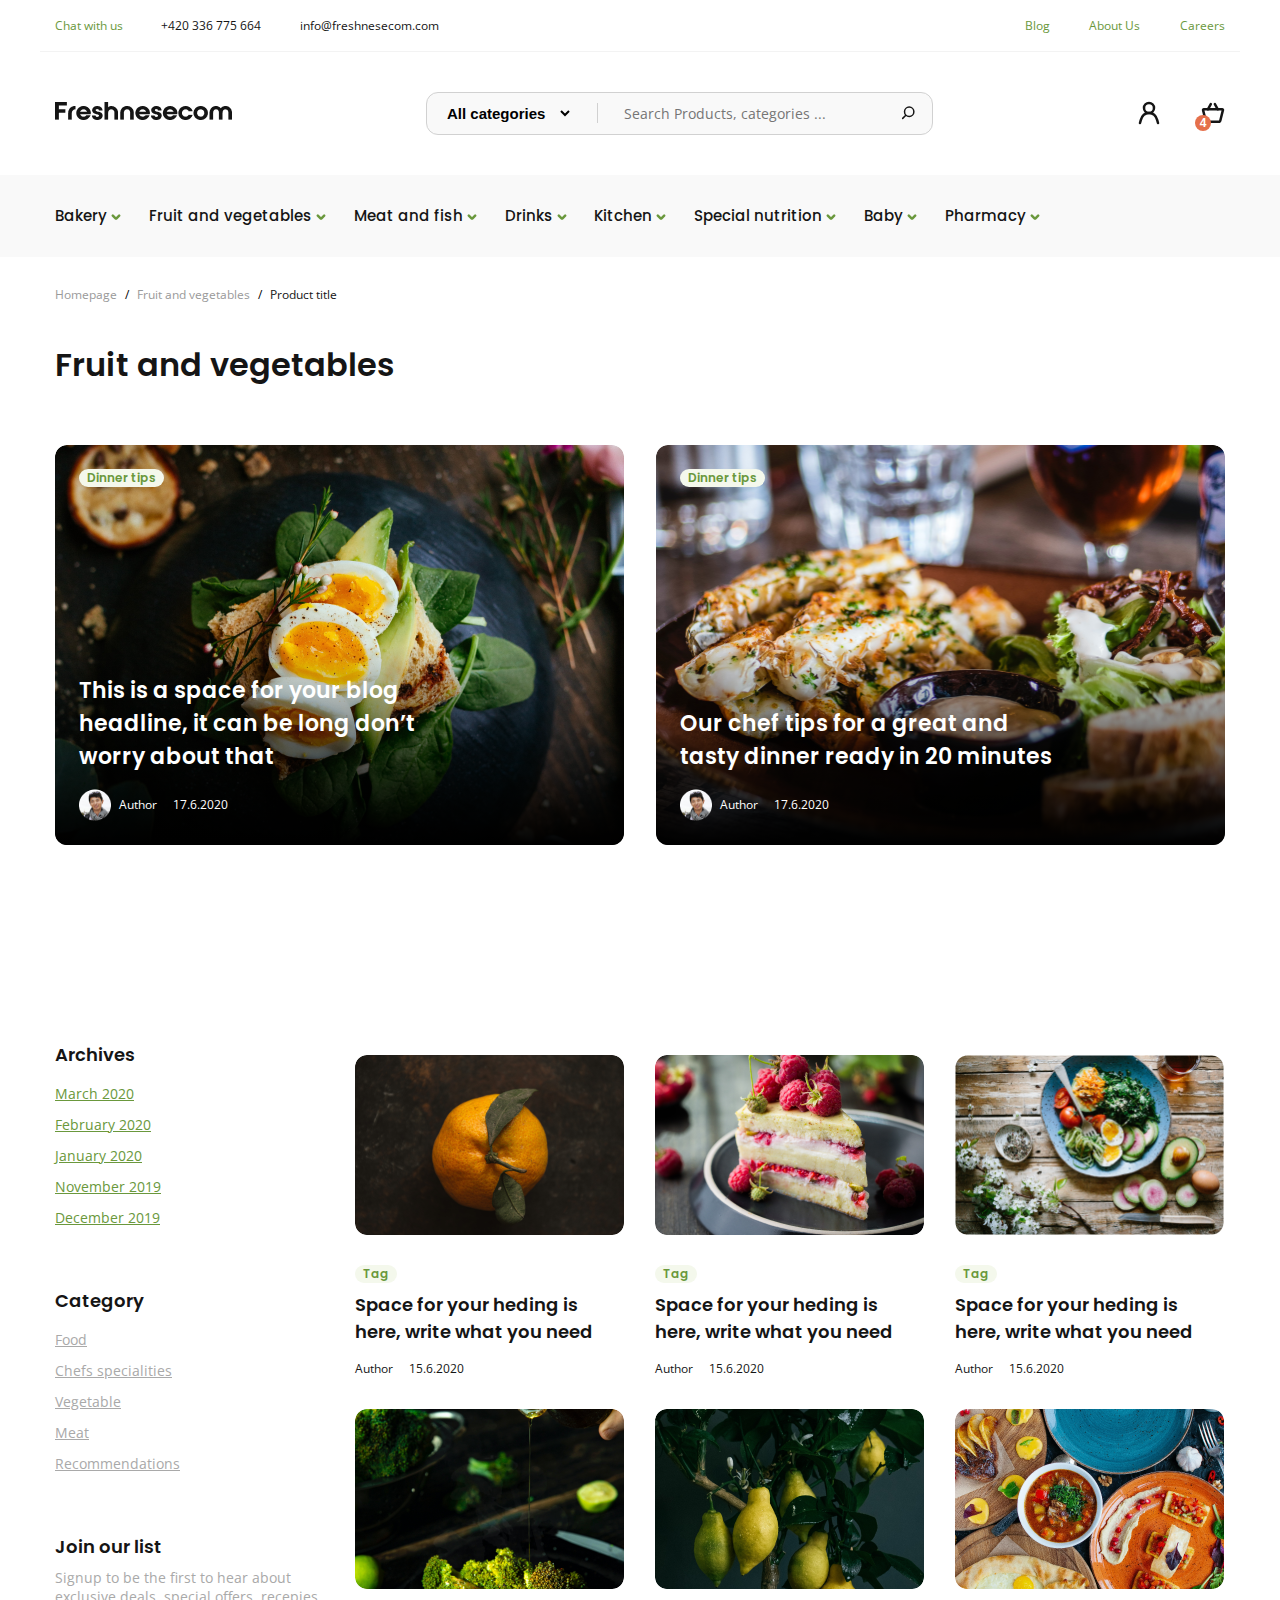
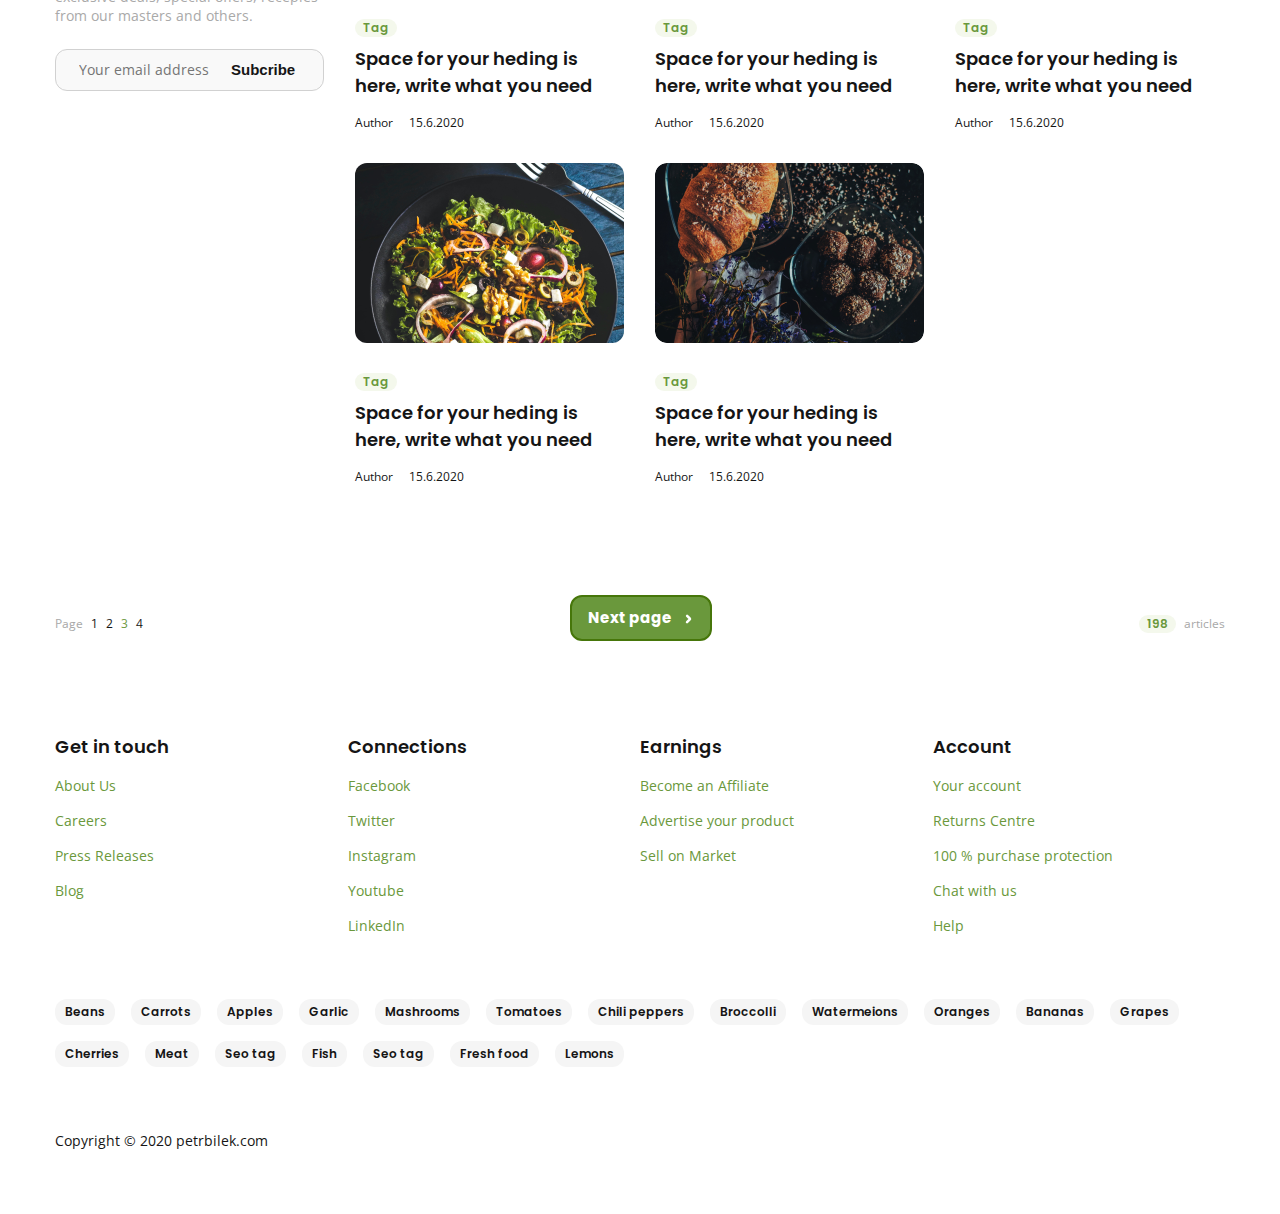
<file: blog.html>
<!DOCTYPE html>
<html lang="en">

<head>
   <meta charset="UTF-8">
   <meta http-equiv="X-UA-Compatible" content="IE=edge">
   <meta name="viewport" content="width=device-width, initial-scale=1.0">
   <title>eCommerce</title>
   <!-- LINKS -->
   <link rel="preconnect" href="https://fonts.gstatic.com">
   <link href="https://fonts.googleapis.com/css2?family=Open+Sans&family=Poppins:wght@500;600;700&display=swap"
      rel="stylesheet">
   <link rel="stylesheet" href="/css/normalize.css">
   <link type="text/css" rel="stylesheet" href="/css/lightslider.css" />
   <link rel="stylesheet" href="/css/style.css">
   <script src="//ajax.googleapis.com/ajax/libs/jquery/1.11.0/jquery.min.js"></script>
   <script src="js/lightslider.js"></script>
</head>

<body>
   <header class="top-header">
      <h1 class="visually-hidden">freshnesecom</h1>
      <div class="top-header__body">
         <!-- TOP NAVBAR -->
         <div class="navbar-top">
            <div class="navbar-top__container container">
               <div class="navbar-top__contact">
                  <span class="navbar-top__contact-text">Chat with us</span>
                  <a class="tel-number" href="tel:+420336775664">+420 336 775 664</a>
                  <a class="email" href="mailto:info@freshnesecom.com">info@freshnesecom.com</a>
               </div>

               <ul class="navbar-top__list">
                  <li class="navbar-top__item">
                     <a href="/blog.html" class="navbar-top__link">Blog</a>
                  </li>
                  <li class="navbar-top__item">
                     <a href="/aboutus.html" class="navbar-top__link">About Us</a>
                  </li>
                  <li class="navbar-top__item">
                     <a href="/careers.html" class="navbar-top__link">Careers</a>
                  </li>
               </ul>
            </div>
         </div>

         <!-- HEADER CONTENT -->
         <div class="top-header__content">
            <div class="top-header__content-container container">
               <div class="top-header__burger">
                  <span class="top-header__burger-line"></span>
               </div>
               <div class="logo top-header__content-logo">
                  <a href="index.html"><img class="top-header__content-logo__icon" src="/img/icons/logo.png"
                        alt="freshnesecom" width="177" height="18"></a>
                  <div class="top-header__widgets">
                     <button class="search widget" type="button"></button>
                     <button class="personal-cabinet widget" type="button"></button>
                     <button class="basket widget" type="button"></button>
                     <button class="burger widget" type="button"></button>
                  </div>
               </div>


               <form class="top-header__form">
                  <select class="select-form" name="select-form">
                     <option class="select-form__option" value="all">All categories</option>
                     <option class="select-form__option" value="Bakery">Bakery</option>
                     <option class="select-form__option" value="Fruit and vegetables">Fruit and vegetables</option>
                     <option class="select-form__option" value="all">Meat and fish</option>
                     <option class="select-form__option" value="Drinks">Drinks</option>
                     <option class="select-form__option" value="Kitchen">Kitchen</option>
                     <option class="select-form__option" value="Special nutrition">Special nutrition</option>
                     <option class="select-form__option" value="Pharmacy">Pharmacy</option>
                     <option class="select-form__option" value="Baby">Baby</option>
                     <option class="select-form__option" value="Carrots">Carrots</option>
                     <option class="select-form__option" value="Tomatoes">Tomatoes</option>
                     <option class="select-form__option" value="Potatoes">Potatoes</option>
                     <option class="select-form__option" value="Chicken">Chicken</option>
                     <option class="select-form__option" value="Pork">Pork</option>
                  </select>
                  <span class="vertical-line"></span>
                  <input class="top-header__search" type="search" placeholder="Search Products, categories ...">
                  <button class="top-header__search-btn"></button>
               </form>

               <div class="top-header__widgets">
                  <button class="search widget" type="button"></button>
                  <button class="personal-cabinet widget" type="button"></button>
                  <button class="basket widget" type="button"></button>
               </div>
            </div>
         </div>

         <!-- HEADER MENU -->
         <nav class="top-menu">
            <div class="container">
               <ul class="top-menu__list">
                  <li class="top-menu__item"><a class="top-menu__link" href="/products.html">Bakery</a>
                     <ul class="dropdown-menu">
                        <li class="dropdown-menu__item"><a class="dropdown-menu__link"
                              href="/products.html">Category</a></li>
                        <li class="dropdown-menu__item"><a class="dropdown-menu__link"
                              href="/products.html">Category</a></li>
                        <li class="dropdown-menu__item"><a class="dropdown-menu__link"
                              href="/products.html">Category</a></li>
                        <li class="dropdown-menu__item"><a class="dropdown-menu__link"
                              href="/products.html">Category</a></li>
                        <li class="dropdown-menu__item"><a class="dropdown-menu__link"
                              href="/products.html">Category</a></li>
                     </ul>
                  </li>
                  <li class="top-menu__item"><a class="top-menu__link" href="/products.html">Fruit and vegetables</a>
                     <ul class="dropdown-menu">
                        <li class="dropdown-menu__item"><a class="dropdown-menu__link"
                              href="/products.html">Category</a></li>
                        <li class="dropdown-menu__item"><a class="dropdown-menu__link"
                              href="/products.html">Category</a></li>
                        <li class="dropdown-menu__item"><a class="dropdown-menu__link"
                              href="/products.html">Category</a></li>
                        <li class="dropdown-menu__item"><a class="dropdown-menu__link"
                              href="/products.html">Category</a></li>
                        <li class="dropdown-menu__item"><a class="dropdown-menu__link"
                              href="/products.html">Category</a></li>
                     </ul>
                  </li>
                  <li class="top-menu__item"><a class="top-menu__link" href="/products.html">Meat and fish</a>
                     <ul class="dropdown-menu">
                        <li class="dropdown-menu__item"><a class="dropdown-menu__link"
                              href="/products.html">Category</a></li>
                        <li class="dropdown-menu__item"><a class="dropdown-menu__link"
                              href="/products.html">Category</a></li>
                        <li class="dropdown-menu__item"><a class="dropdown-menu__link"
                              href="/products.html">Category</a></li>
                        <li class="dropdown-menu__item"><a class="dropdown-menu__link"
                              href="/products.html">Category</a></li>
                        <li class="dropdown-menu__item"><a class="dropdown-menu__link"
                              href="/products.html">Category</a></li>
                     </ul>
                  </li>
                  <li class="top-menu__item"><a class="top-menu__link" href="/products.html">Drinks</a>
                     <ul class="dropdown-menu">
                        <li class="dropdown-menu__item"><a class="dropdown-menu__link"
                              href="/products.html">Category</a></li>
                        <li class="dropdown-menu__item"><a class="dropdown-menu__link"
                              href="/products.html">Category</a></li>
                        <li class="dropdown-menu__item"><a class="dropdown-menu__link"
                              href="/products.html">Category</a></li>
                        <li class="dropdown-menu__item"><a class="dropdown-menu__link"
                              href="/products.html">Category</a></li>
                        <li class="dropdown-menu__item"><a class="dropdown-menu__link"
                              href="/products.html">Category</a></li>
                     </ul>
                  </li>
                  <li class="top-menu__item"><a class="top-menu__link" href="/products.html">Kitchen</a>
                     <ul class="dropdown-menu">
                        <li class="dropdown-menu__item"><a class="dropdown-menu__link"
                              href="/products.html">Category</a></li>
                        <li class="dropdown-menu__item"><a class="dropdown-menu__link"
                              href="/products.html">Category</a></li>
                        <li class="dropdown-menu__item"><a class="dropdown-menu__link"
                              href="/products.html">Category</a></li>
                        <li class="dropdown-menu__item"><a class="dropdown-menu__link"
                              href="/products.html">Category</a></li>
                        <li class="dropdown-menu__item"><a class="dropdown-menu__link"
                              href="/products.html">Category</a></li>
                     </ul>
                  </li>
                  <li class="top-menu__item"><a class="top-menu__link" href="/products.html">Special nutrition</a>
                     <ul class="dropdown-menu">
                        <li class="dropdown-menu__item"><a class="dropdown-menu__link"
                              href="/products.html">Category</a></li>
                        <li class="dropdown-menu__item"><a class="dropdown-menu__link"
                              href="/products.html">Category</a></li>
                        <li class="dropdown-menu__item"><a class="dropdown-menu__link"
                              href="/products.html">Category</a></li>
                        <li class="dropdown-menu__item"><a class="dropdown-menu__link"
                              href="/products.html">Category</a></li>
                        <li class="dropdown-menu__item"><a class="dropdown-menu__link"
                              href="/products.html">Category</a></li>
                     </ul>
                  </li>
                  <li class="top-menu__item"><a class="top-menu__link" href="/products.html">Baby</a>
                     <ul class="dropdown-menu">
                        <li class="dropdown-menu__item"><a class="dropdown-menu__link"
                              href="/products.html">Category</a></li>
                        <li class="dropdown-menu__item"><a class="dropdown-menu__link"
                              href="/products.html">Category</a></li>
                        <li class="dropdown-menu__item"><a class="dropdown-menu__link"
                              href="/products.html">Category</a></li>
                        <li class="dropdown-menu__item"><a class="dropdown-menu__link"
                              href="/products.html">Category</a></li>
                        <li class="dropdown-menu__item"><a class="dropdown-menu__link"
                              href="/products.html">Category</a></li>
                     </ul>
                  </li>
                  <li class="top-menu__item"><a class="top-menu__link" href="/products.html">Pharmacy</a>
                     <ul class="dropdown-menu">
                        <li class="dropdown-menu__item"><a class="dropdown-menu__link"
                              href="/products.html">Category</a></li>
                        <li class="dropdown-menu__item"><a class="dropdown-menu__link"
                              href="/products.html">Category</a></li>
                        <li class="dropdown-menu__item"><a class="dropdown-menu__link"
                              href="/products.html">Category</a></li>
                        <li class="dropdown-menu__item"><a class="dropdown-menu__link"
                              href="/products.html">Category</a></li>
                        <li class="dropdown-menu__item"><a class="dropdown-menu__link"
                              href="/products.html">Category</a></li>
                     </ul>
                  </li>
               </ul>
            </div>
         </nav>

      </div>
   </header>

   <main class="main">
      <header class="main__header">
         <div class="main__header__container container">
            <ul class="breadcrumb">
               <li class="breadcrumb-item"><a href="/index.html" class="breadcrumb-link">Homepage</a></li>
               <li class="breadcrumb-item"><a href="/products.html" class="breadcrumb-link">Fruit and vegetables</a>
               </li>
               <li class="breadcrumb-item">Product title</li>
            </ul>
            <div class="main__header-view-form">
               <h2 class="main__header-title">Fruit and vegetables</h2>
            </div>
         </div>
      </header>

      <section class="hero">
         <div class="hero__container container">
            <div class="blog-posts__cover">
               <img class="blog-posts__cover__photo" src="/img/photos/meal-egg.png" alt="meal" width="569" height="400">

               <span class="tips">Dinner tips</span>

               <div class="blog-posts__info">
                  <a class="blog-posts__cover__title" href="/post.html">This is a space for your blog headline, it can
                     be long don’t worry about that
                  </a>
                  <footer class="blog-posts__cover__footer">
                     <img class="blog-posts__cover__author-photo" src="/img/photos/blog-posts__author.png"
                        alt="author photo" width="32" height="32">
                     <span class="blog-posts__cover__author-name blog-posts__author-name">Author</span>
                     <time class="blog-posts__cover__time blog-posts__time" datetime="2020-06-17">17.6.2020</time>
                  </footer>
               </div>
            </div>

            <div class="blog-posts__cover">
               <img class="blog-posts__cover__photo" src="/img/photos/meal-meal.png" alt="meal" width="569"
                  height="400">

               <span class="tips">Dinner tips</span>

               <div class="blog-posts__info">
                  <a class="blog-posts__cover__title" href="/post.html">Our chef tips for a great and tasty dinner
                     ready in 20
                     minutes
                  </a>
                  <footer class="blog-posts__cover__footer">
                     <img class="blog-posts__cover__author-photo" src="/img/photos/blog-posts__author.png"
                        alt="author photo" width="32" height="32">
                     <span class="blog-posts__cover__author-name blog-posts__author-name">Author</span>
                     <time class="blog-posts__cover__time blog-posts__time" datetime="2020-06-17">17.6.2020</time>
                  </footer>
               </div>
            </div>
         </div>
      </section>

      <section class="blogs">
         <div class="blogs__container container">
            <div class="section-menus">
               <div class="section-menu">
                  <h3 class="section-menu__title">Archives</h3>
                  <ul class="section-menu__list">
                     <li class="section-menu__item">
                        <a href="#" class="section-menu__link">March 2020</a>
                     </li>
                     <li class="section-menu__item">
                        <a href="#" class="section-menu__link">February 2020</a>
                     </li>
                     <li class="section-menu__item">
                        <a href="#" class="section-menu__link">January 2020</a>
                     </li>
                     <li class="section-menu__item">
                        <a href="#" class="section-menu__link">November 2019</a>
                     </li>
                     <li class="section-menu__item">
                        <a href="#" class="section-menu__link">December 2019</a>
                     </li>
                  </ul>
               </div>

               <div class="section-menu">
                  <h3 class="section-menu__title">Category</h3>
                  <ul class="section-menu__list">
                     <li class="section-menu__item">
                        <a href="#" class="section-menu__link disabled">Food</a>
                     </li>
                     <li class="section-menu__item">
                        <a href="#" class="section-menu__link disabled">Chefs specialities</a>
                     </li>
                     <li class="section-menu__item">
                        <a href="#" class="section-menu__link disabled">Vegetable</a>
                     </li>
                     <li class="section-menu__item">
                        <a href="#" class="section-menu__link disabled">Meat</a>
                     </li>
                     <li class="section-menu__item">
                        <a href="#" class="section-menu__link disabled">Recommendations</a>
                     </li>
                  </ul>
               </div>

               <div class="join">
                  <h2 class="join__title">Join our list</h2>
                  <p class="join__text">Signup to be the first to hear about exclusive deals, special offers, recepies
                     from our masters and others.</p>
                  <form class="join-form">
                     <label class="join-form__lable" for="email"></label>
                     <input class="join-form__input" type="email" id="email" placeholder="Your email address">
                     <button class="join-form__btn" type="submit">Subcribe</button>
                  </form>
               </div>
            </div>

            <div class="section-posts">
               <ul class="posts-list">
                  <li class="vertical-card">
                     <img class="vertical-card__photo" src="/img/photos/fruit.png" alt="meal" width="269" height="180">
                     <span class="vertical-card__tips tips">Tag</span>
                     <a class="vertical-card__title" href="/post.html">Space for your heding is here, write what you
                        need</a>
                     <footer class="blog-posts__cover__footer">
                        <span class="vertical-card__author-name blog-posts__author-name">Author</span>
                        <time class="vertical-card__time blog-posts__time" datetime="2020-06-17">15.6.2020</time>
                     </footer>
                  </li>

                  <li class="vertical-card">
                     <img class="vertical-card__photo" src="/img/photos/sweet.png" alt="meal" width="269" height="180">
                     <span class="vertical-card__tips tips">Tag</span>
                     <a class="vertical-card__title" href="/post.html">Space for your heding is here, write what you
                        need</a>
                     <footer class="blog-posts__cover__footer">
                        <span class="vertical-card__author-name blog-posts__author-name">Author</span>
                        <time class="vertical-card__time blog-posts__time" datetime="2020-06-17">15.6.2020</time>
                     </footer>
                  </li>

                  <li class="vertical-card">
                     <img class="vertical-card__photo" src="/img/photos/mealpng.png" alt="meal" width="269"
                        height="180">
                     <span class="vertical-card__tips tips">Tag</span>
                     <a class="vertical-card__title" href="/post.html">Space for your heding is here, write what you
                        need</a>
                     <footer class="blog-posts__cover__footer">
                        <span class="vertical-card__author-name blog-posts__author-name">Author</span>
                        <time class="vertical-card__time blog-posts__time" datetime="2020-06-17">15.6.2020</time>
                     </footer>
                  </li>

                  <li class="vertical-card">
                     <img class="vertical-card__photo" src="/img/photos/cutted-lime.png" alt="meal" width="269"
                        height="180">
                     <span class="vertical-card__tips tips">Tag</span>
                     <a class="vertical-card__title" href="/post.html">Space for your heding is here, write what you
                        need</a>
                     <footer class="blog-posts__cover__footer">
                        <span class="vertical-card__author-name blog-posts__author-name">Author</span>
                        <time class="vertical-card__time blog-posts__time" datetime="2020-06-17">15.6.2020</time>
                     </footer>
                  </li>

                  <li class="vertical-card">
                     <img class="vertical-card__photo" src="/img/photos/lime-tree.png" alt="meal" width="269"
                        height="180">
                     <span class="vertical-card__tips tips">Tag</span>
                     <a class="vertical-card__title" href="/post.html">Space for your heding is here, write what you
                        need</a>
                     <footer class="blog-posts__cover__footer">
                        <span class="vertical-card__author-name blog-posts__author-name">Author</span>
                        <time class="vertical-card__time blog-posts__time" datetime="2020-06-17">15.6.2020</time>
                     </footer>
                  </li>

                  <li class="vertical-card">
                     <img class="vertical-card__photo" src="/img/photos/soup.png" alt="meal" width="269" height="180">
                     <span class="vertical-card__tips tips">Tag</span>
                     <a class="vertical-card__title" href="/post.html">Space for your heding is here, write what you
                        need</a>
                     <footer class="blog-posts__cover__footer">
                        <span class="vertical-card__author-name blog-posts__author-name">Author</span>
                        <time class="vertical-card__time blog-posts__time" datetime="2020-06-17">15.6.2020</time>
                     </footer>
                  </li>

                  <li class="vertical-card">
                     <img class="vertical-card__photo" src="/img/photos/salad.png" alt="meal" width="269" height="180">
                     <span class="vertical-card__tips tips">Tag</span>
                     <a class="vertical-card__title" href="/post.html">Space for your heding is here, write what you
                        need</a>
                     <footer class="blog-posts__cover__footer">
                        <span class="vertical-card__author-name blog-posts__author-name">Author</span>
                        <time class="vertical-card__time blog-posts__time" datetime="2020-06-17">15.6.2020</time>
                     </footer>
                  </li>

                  <li class="vertical-card">
                     <img class="vertical-card__photo" src="/img/photos/bread.png" alt="meal" width="269" height="180">
                     <span class="vertical-card__tips tips">Tag</span>
                     <a class="vertical-card__title" href="/post.html">Space for your heding is here, write what you
                        need</a>
                     <footer class="blog-posts__cover__footer">
                        <span class="vertical-card__author-name blog-posts__author-name">Author</span>
                        <time class="vertical-card__time blog-posts__time" datetime="2020-06-17">15.6.2020</time>
                     </footer>
                  </li>
               </ul>
            </div>
         </div>
      </section>

      <section class="section-footer">
         <div class="section-footer__container container">
            <nav class="pagination-nav">
               <span class="pagination__title">Page</span>
               <ol class="pagination">
                  <li class="page-item"><a class="page-link" href="#">1</a></li>
                  <li class="page-item"><a class="page-link" href="#">2</a></li>
                  <li class="page-item"><a class="page-link active" href="#">3</a></li>
                  <li class="page-item"><a class="page-link" href="#">4</a></li>
               </ol>
            </nav>

            <div class="show-more">
               <a class="detail-btn" href="#">Next page</a>
            </div>

            <div class="products-qty">
               <span class="tips">198</span>
               <span class="products-qty__text">articles</span>
            </div>
         </div>
      </section>
   </main>

   <footer class="footer">
      <section class="footer-links">
         <div class="footer-links__container container">
            <div class="footer-links__wrapper">
               <h3 class="footer-links__title">Get in touch</h3>
               <ul class="footer-links__list">
                  <li class="footer-links__item">
                     <a href="/aboutus.html" class="footer-links__link">About Us</a>
                  </li>
                  <li class="footer-links__item">
                     <a href="/careers.html" class="footer-links__link">Careers</a>
                  </li>
                  <li class="footer-links__item">
                     <a href="#" class="footer-links__link">Press Releases</a>
                  </li>
                  <li class="footer-links__item">
                     <a href="/blog.html" class="footer-links__link">Blog</a>
                  </li>
               </ul>
            </div>

            <div class="footer-links__wrapper">
               <h3 class="footer-links__title">Connections</h3>
               <ul class="footer-links__list">
                  <li class="footer-links__item">
                     <a href="#" class="footer-links__link">Facebook</a>
                  </li>
                  <li class="footer-links__item">
                     <a href="#" class="footer-links__link">Twitter</a>
                  </li>
                  <li class="footer-links__item">
                     <a href="#" class="footer-links__link">Instagram</a>
                  </li>
                  <li class="footer-links__item">
                     <a href="#" class="footer-links__link">Youtube</a>
                  </li>
                  <li class="footer-links__item">
                     <a href="#" class="footer-links__link">LinkedIn</a>
                  </li>
               </ul>
            </div>

            <div class="footer-links__wrapper">
               <h3 class="footer-links__title">Earnings</h3>
               <ul class="footer-links__list">
                  <li class="footer-links__item">
                     <a href="#" class="footer-links__link">Become an Affiliate</a>
                  </li>
                  <li class="footer-links__item">
                     <a href="#" class="footer-links__link">Advertise your product</a>
                  </li>
                  <li class="footer-links__item">
                     <a href="#" class="footer-links__link">Sell on Market</a>
                  </li>
               </ul>
            </div>

            <div class="footer-links__wrapper">
               <h3 class="footer-links__title">Account</h3>
               <ul class="footer-links__list">
                  <li class="footer-links__item">
                     <a href="#" class="footer-links__link">Your account</a>
                  </li>
                  <li class="footer-links__item">
                     <a href="#" class="footer-links__link">Returns Centre</a>
                  </li>
                  <li class="footer-links__item">
                     <a href="#" class="footer-links__link">100 % purchase protection</a>
                  </li>
                  <li class="footer-links__item">
                     <a href="#" class="footer-links__link">Chat with us</a>
                  </li>
                  <li class="footer-links__item">
                     <a href="#" class="footer-links__link">Help</a>
                  </li>
               </ul>
            </div>
         </div>
      </section>

      <section class="footer-tags">
         <h2 class="visually-hidden">Footer tags</h2>
         <div class="container">
            <ul class="tag-list">
               <li class="tag-item">
                  <a href="/products.html" class="tag-link">Beans</a>
               </li>
               <li class="tag-item">
                  <a href="/products.html" class="tag-link">Carrots</a>
               </li>
               <li class="tag-item">
                  <a href="/products.html" class="tag-link">Apples</a>
               </li>
               <li class="tag-item">
                  <a href="/products.html" class="tag-link">Garlic</a>
               </li>
               <li class="tag-item">
                  <a href="/products.html" class="tag-link">Mashrooms</a>
               </li>
               <li class="tag-item">
                  <a href="/products.html" class="tag-link">Tomatoes</a>
               </li>
               <li class="tag-item">
                  <a href="/products.html" class="tag-link">Chili peppers</a>
               </li>
               <li class="tag-item">
                  <a href="/products.html" class="tag-link">Broccolli</a>
               </li>
               <li class="tag-item">
                  <a href="/products.html" class="tag-link">Watermeions</a>
               </li>
               <li class="tag-item">
                  <a href="/products.html" class="tag-link">Oranges</a>
               </li>
               <li class="tag-item">
                  <a href="/products.html" class="tag-link">Bananas</a>
               </li>
               <li class="tag-item">
                  <a href="/products.html" class="tag-link">Grapes</a>
               </li>
               <li class="tag-item">
                  <a href="/products.html" class="tag-link">Cherries</a>
               </li>
               <li class="tag-item">
                  <a href="/products.html" class="tag-link">Meat</a>
               </li>
               <li class="tag-item">
                  <a href="/products.html" class="tag-link">Seo tag</a>
               </li>
               <li class="tag-item">
                  <a href="/products.html" class="tag-link">Fish</a>
               </li>
               <li class="tag-item">
                  <a href="/products.html" class="tag-link">Seo tag</a>
               </li>
               <li class="tag-item">
                  <a href="/products.html" class="tag-link">Fresh food</a>
               </li>
               <li class="tag-item">
                  <a href="/products.html" class="tag-link">Lemons</a>
               </li>
            </ul>
         </div>
      </section>

      <section class="copyright">
         <h2 class="visually-hidden">Copyright</h2>
         <div class="container">
            <span class="copyright">Copyright © 2020 petrbilek.com</span>
         </div>
      </section>
   </footer>

   <script src="/js/main.js"></script>
</body>

</html>
</file>
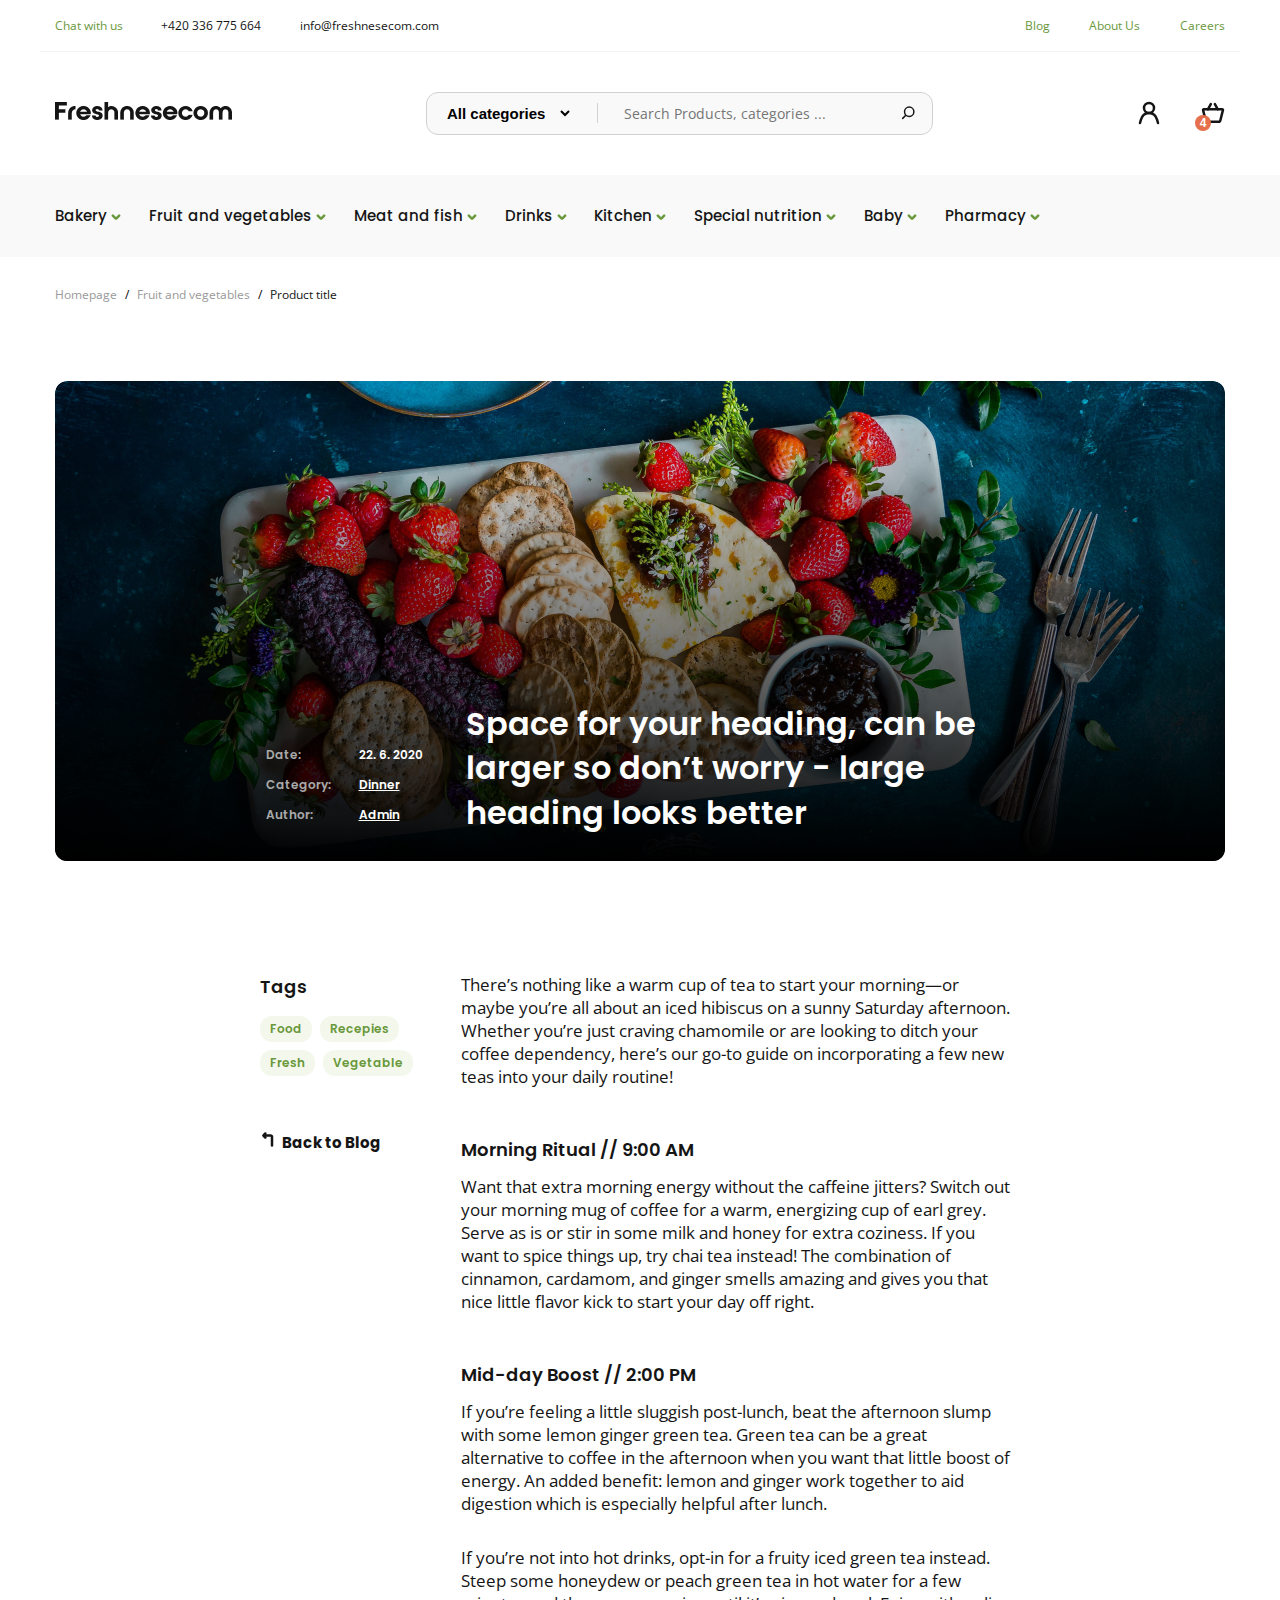
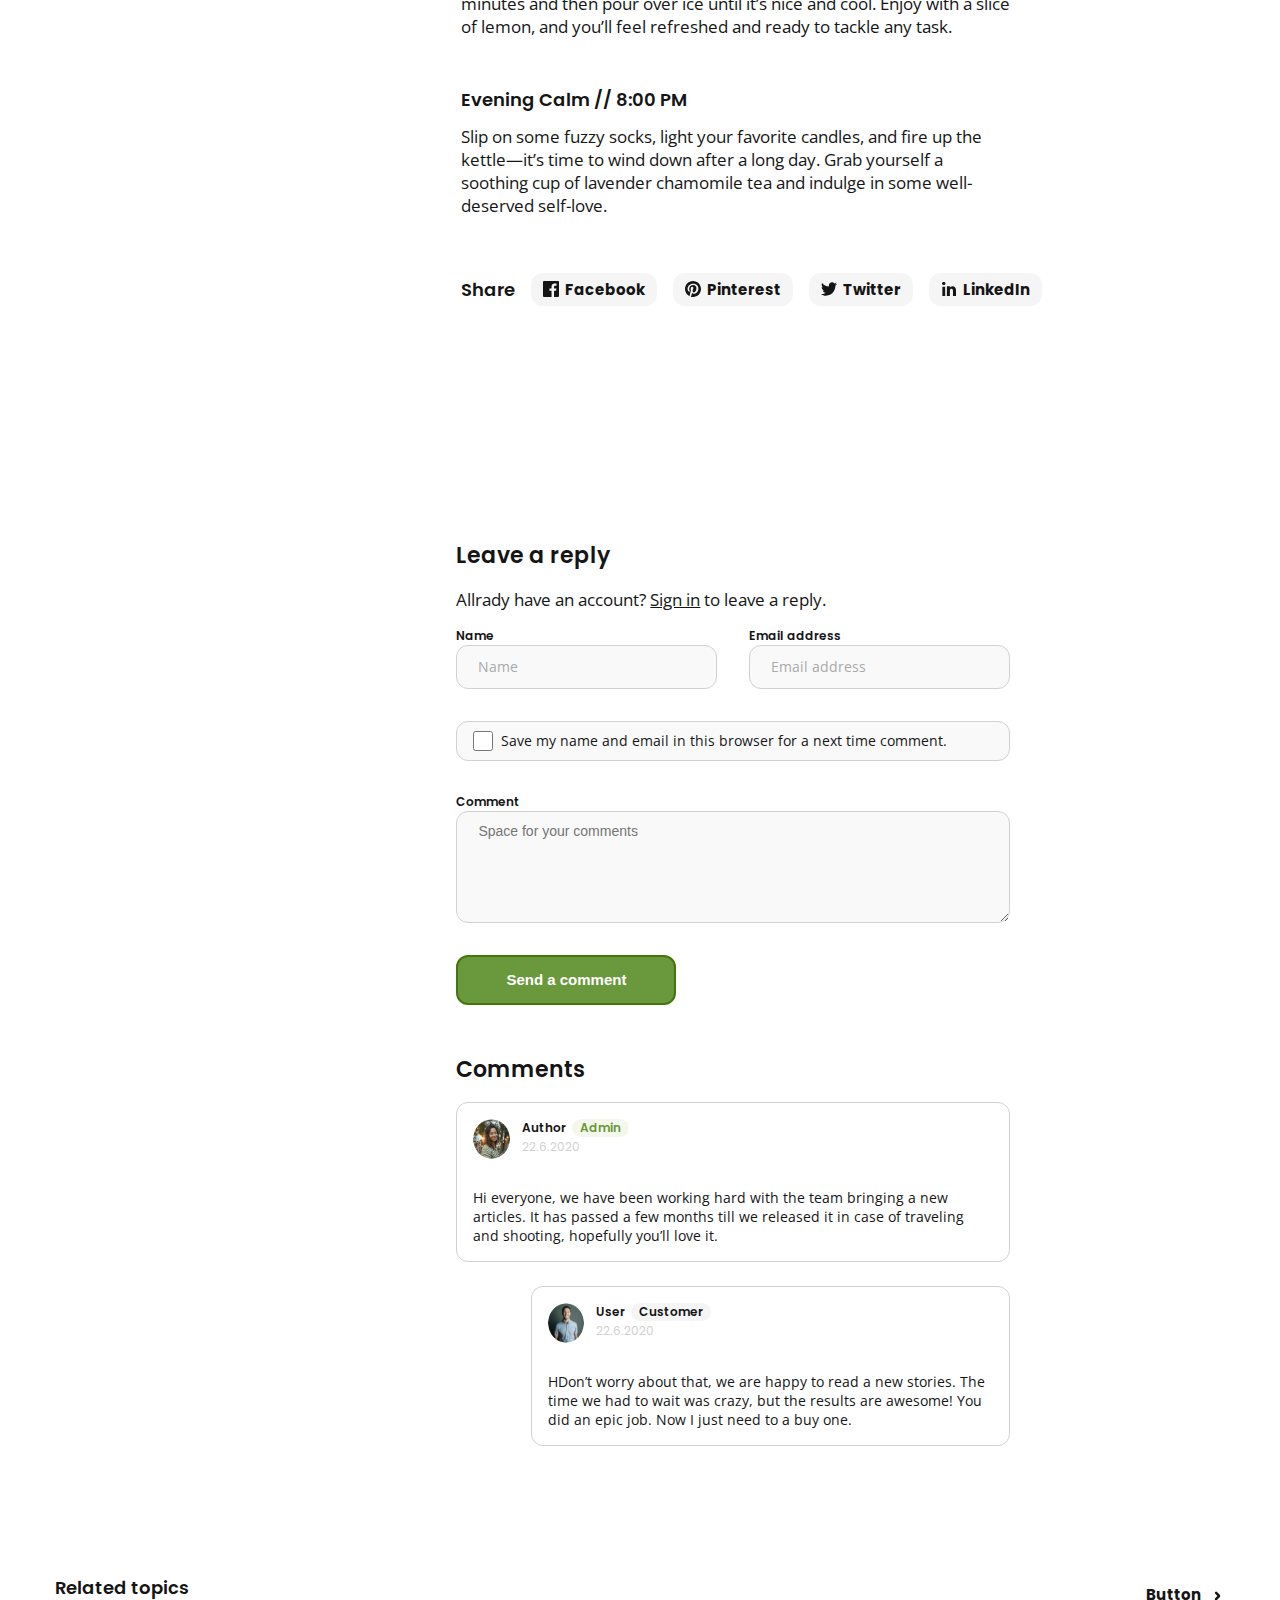
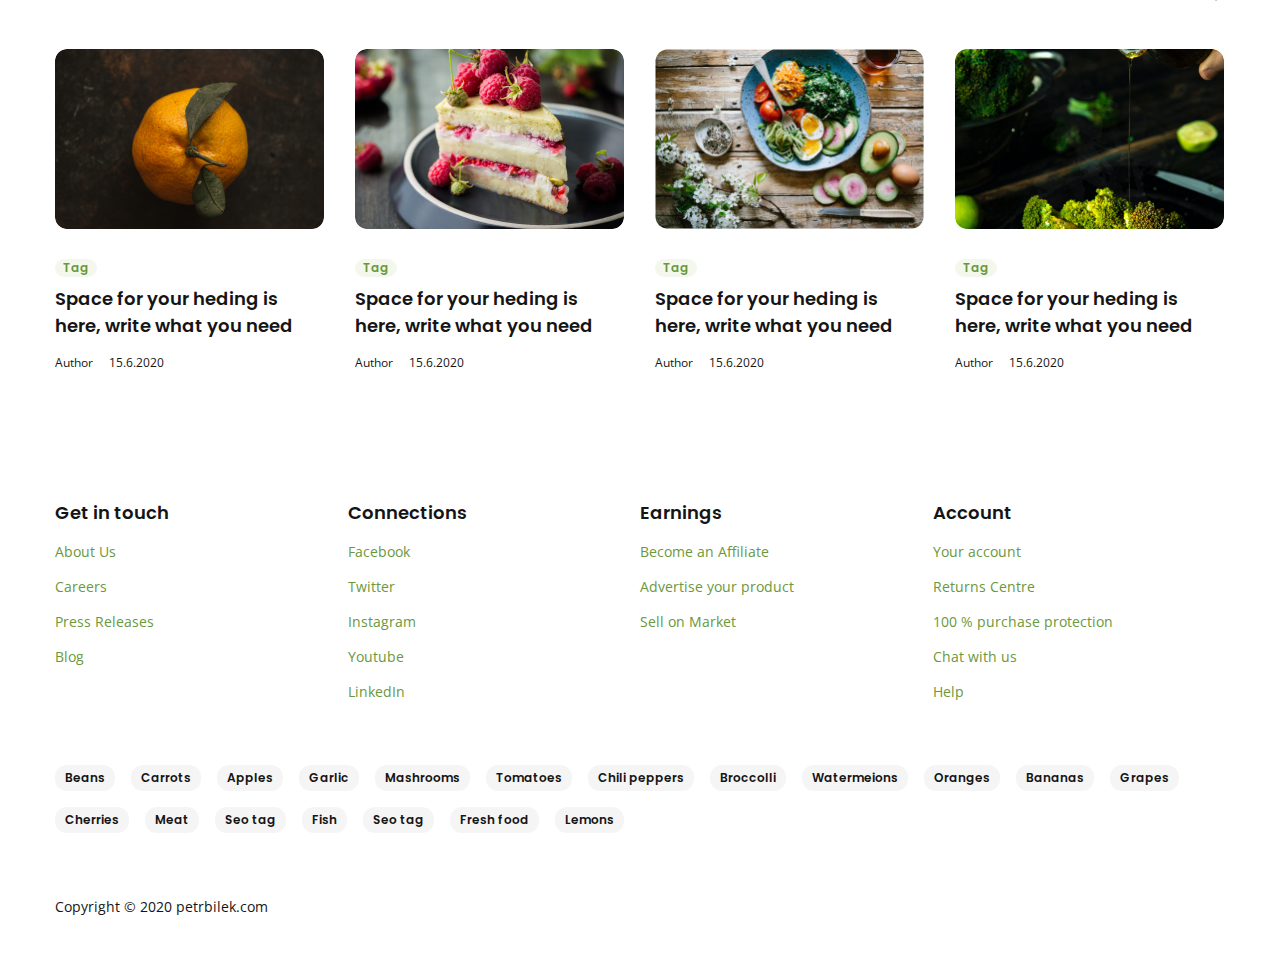
<file: post.html>
<!DOCTYPE html>
<html lang="en">

<head>
   <meta charset="UTF-8">
   <meta http-equiv="X-UA-Compatible" content="IE=edge">
   <meta name="viewport" content="width=device-width, initial-scale=1.0">
   <title>eCommerce</title>
   <!-- LINKS -->
   <link rel="preconnect" href="https://fonts.gstatic.com">
   <link href="https://fonts.googleapis.com/css2?family=Open+Sans&family=Poppins:wght@500;600;700&display=swap"
      rel="stylesheet">
   <link rel="stylesheet" href="/css/normalize.css">
   <link type="text/css" rel="stylesheet" href="/css/lightslider.css" />
   <link rel="stylesheet" href="/css/style.css">
   <script src="//ajax.googleapis.com/ajax/libs/jquery/1.11.0/jquery.min.js"></script>
   <script src="js/lightslider.js"></script>
</head>

<body>
   <header class="top-header">
      <h1 class="visually-hidden">freshnesecom</h1>
      <div class="top-header__body">
         <!-- TOP NAVBAR -->
         <div class="navbar-top">
            <div class="navbar-top__container container">
               <div class="navbar-top__contact">
                  <span class="navbar-top__contact-text">Chat with us</span>
                  <a class="tel-number" href="tel:+420336775664">+420 336 775 664</a>
                  <a class="email" href="mailto:info@freshnesecom.com">info@freshnesecom.com</a>
               </div>

               <ul class="navbar-top__list">
                  <li class="navbar-top__item">
                     <a href="/blog.html" class="navbar-top__link">Blog</a>
                  </li>
                  <li class="navbar-top__item">
                     <a href="/aboutus.html" class="navbar-top__link">About Us</a>
                  </li>
                  <li class="navbar-top__item">
                     <a href="/careers.html" class="navbar-top__link">Careers</a>
                  </li>
               </ul>
            </div>
         </div>

         <!-- HEADER CONTENT -->
         <div class="top-header__content">
            <div class="top-header__content-container container">
               <div class="top-header__burger">
                  <span class="top-header__burger-line"></span>
               </div>
               <div class="logo top-header__content-logo">
                  <a href="index.html"><img class="top-header__content-logo__icon" src="/img/icons/logo.png"
                        alt="freshnesecom" width="177" height="18"></a>
                  <div class="top-header__widgets">
                     <button class="search widget" type="button"></button>
                     <button class="personal-cabinet widget" type="button"></button>
                     <button class="basket widget" type="button"></button>
                     <button class="burger widget" type="button"></button>
                  </div>
               </div>


               <form class="top-header__form">
                  <select class="select-form" name="select-form">
                     <option class="select-form__option" value="all">All categories</option>
                     <option class="select-form__option" value="Bakery">Bakery</option>
                     <option class="select-form__option" value="Fruit and vegetables">Fruit and vegetables</option>
                     <option class="select-form__option" value="all">Meat and fish</option>
                     <option class="select-form__option" value="Drinks">Drinks</option>
                     <option class="select-form__option" value="Kitchen">Kitchen</option>
                     <option class="select-form__option" value="Special nutrition">Special nutrition</option>
                     <option class="select-form__option" value="Pharmacy">Pharmacy</option>
                     <option class="select-form__option" value="Baby">Baby</option>
                     <option class="select-form__option" value="Carrots">Carrots</option>
                     <option class="select-form__option" value="Tomatoes">Tomatoes</option>
                     <option class="select-form__option" value="Potatoes">Potatoes</option>
                     <option class="select-form__option" value="Chicken">Chicken</option>
                     <option class="select-form__option" value="Pork">Pork</option>
                  </select>
                  <span class="vertical-line"></span>
                  <input class="top-header__search" type="search" placeholder="Search Products, categories ...">
                  <button class="top-header__search-btn"></button>
               </form>

               <div class="top-header__widgets">
                  <button class="search widget" type="button"></button>
                  <button class="personal-cabinet widget" type="button"></button>
                  <button class="basket widget" type="button"></button>
               </div>
            </div>
         </div>

         <!-- HEADER MENU -->
         <nav class="top-menu">
            <div class="container">
               <ul class="top-menu__list">
                  <li class="top-menu__item"><a class="top-menu__link" href="/products.html">Bakery</a>
                     <ul class="dropdown-menu">
                        <li class="dropdown-menu__item"><a class="dropdown-menu__link"
                              href="/products.html">Category</a></li>
                        <li class="dropdown-menu__item"><a class="dropdown-menu__link"
                              href="/products.html">Category</a></li>
                        <li class="dropdown-menu__item"><a class="dropdown-menu__link"
                              href="/products.html">Category</a></li>
                        <li class="dropdown-menu__item"><a class="dropdown-menu__link"
                              href="/products.html">Category</a></li>
                        <li class="dropdown-menu__item"><a class="dropdown-menu__link"
                              href="/products.html">Category</a></li>
                     </ul>
                  </li>
                  <li class="top-menu__item"><a class="top-menu__link" href="/products.html">Fruit and vegetables</a>
                     <ul class="dropdown-menu">
                        <li class="dropdown-menu__item"><a class="dropdown-menu__link"
                              href="/products.html">Category</a></li>
                        <li class="dropdown-menu__item"><a class="dropdown-menu__link"
                              href="/products.html">Category</a></li>
                        <li class="dropdown-menu__item"><a class="dropdown-menu__link"
                              href="/products.html">Category</a></li>
                        <li class="dropdown-menu__item"><a class="dropdown-menu__link"
                              href="/products.html">Category</a></li>
                        <li class="dropdown-menu__item"><a class="dropdown-menu__link"
                              href="/products.html">Category</a></li>
                     </ul>
                  </li>
                  <li class="top-menu__item"><a class="top-menu__link" href="/products.html">Meat and fish</a>
                     <ul class="dropdown-menu">
                        <li class="dropdown-menu__item"><a class="dropdown-menu__link"
                              href="/products.html">Category</a></li>
                        <li class="dropdown-menu__item"><a class="dropdown-menu__link"
                              href="/products.html">Category</a></li>
                        <li class="dropdown-menu__item"><a class="dropdown-menu__link"
                              href="/products.html">Category</a></li>
                        <li class="dropdown-menu__item"><a class="dropdown-menu__link"
                              href="/products.html">Category</a></li>
                        <li class="dropdown-menu__item"><a class="dropdown-menu__link"
                              href="/products.html">Category</a></li>
                     </ul>
                  </li>
                  <li class="top-menu__item"><a class="top-menu__link" href="/products.html">Drinks</a>
                     <ul class="dropdown-menu">
                        <li class="dropdown-menu__item"><a class="dropdown-menu__link"
                              href="/products.html">Category</a></li>
                        <li class="dropdown-menu__item"><a class="dropdown-menu__link"
                              href="/products.html">Category</a></li>
                        <li class="dropdown-menu__item"><a class="dropdown-menu__link"
                              href="/products.html">Category</a></li>
                        <li class="dropdown-menu__item"><a class="dropdown-menu__link"
                              href="/products.html">Category</a></li>
                        <li class="dropdown-menu__item"><a class="dropdown-menu__link"
                              href="/products.html">Category</a></li>
                     </ul>
                  </li>
                  <li class="top-menu__item"><a class="top-menu__link" href="/products.html">Kitchen</a>
                     <ul class="dropdown-menu">
                        <li class="dropdown-menu__item"><a class="dropdown-menu__link"
                              href="/products.html">Category</a></li>
                        <li class="dropdown-menu__item"><a class="dropdown-menu__link"
                              href="/products.html">Category</a></li>
                        <li class="dropdown-menu__item"><a class="dropdown-menu__link"
                              href="/products.html">Category</a></li>
                        <li class="dropdown-menu__item"><a class="dropdown-menu__link"
                              href="/products.html">Category</a></li>
                        <li class="dropdown-menu__item"><a class="dropdown-menu__link"
                              href="/products.html">Category</a></li>
                     </ul>
                  </li>
                  <li class="top-menu__item"><a class="top-menu__link" href="/products.html">Special nutrition</a>
                     <ul class="dropdown-menu">
                        <li class="dropdown-menu__item"><a class="dropdown-menu__link"
                              href="/products.html">Category</a></li>
                        <li class="dropdown-menu__item"><a class="dropdown-menu__link"
                              href="/products.html">Category</a></li>
                        <li class="dropdown-menu__item"><a class="dropdown-menu__link"
                              href="/products.html">Category</a></li>
                        <li class="dropdown-menu__item"><a class="dropdown-menu__link"
                              href="/products.html">Category</a></li>
                        <li class="dropdown-menu__item"><a class="dropdown-menu__link"
                              href="/products.html">Category</a></li>
                     </ul>
                  </li>
                  <li class="top-menu__item"><a class="top-menu__link" href="/products.html">Baby</a>
                     <ul class="dropdown-menu">
                        <li class="dropdown-menu__item"><a class="dropdown-menu__link"
                              href="/products.html">Category</a></li>
                        <li class="dropdown-menu__item"><a class="dropdown-menu__link"
                              href="/products.html">Category</a></li>
                        <li class="dropdown-menu__item"><a class="dropdown-menu__link"
                              href="/products.html">Category</a></li>
                        <li class="dropdown-menu__item"><a class="dropdown-menu__link"
                              href="/products.html">Category</a></li>
                        <li class="dropdown-menu__item"><a class="dropdown-menu__link"
                              href="/products.html">Category</a></li>
                     </ul>
                  </li>
                  <li class="top-menu__item"><a class="top-menu__link" href="/products.html">Pharmacy</a>
                     <ul class="dropdown-menu">
                        <li class="dropdown-menu__item"><a class="dropdown-menu__link"
                              href="/products.html">Category</a></li>
                        <li class="dropdown-menu__item"><a class="dropdown-menu__link"
                              href="/products.html">Category</a></li>
                        <li class="dropdown-menu__item"><a class="dropdown-menu__link"
                              href="/products.html">Category</a></li>
                        <li class="dropdown-menu__item"><a class="dropdown-menu__link"
                              href="/products.html">Category</a></li>
                        <li class="dropdown-menu__item"><a class="dropdown-menu__link"
                              href="/products.html">Category</a></li>
                     </ul>
                  </li>
               </ul>
            </div>
         </nav>

      </div>
   </header>

   <main class="main">
      <header class="main__header">
         <div class="main__header__container container">
            <ul class="breadcrumb">
               <li class="breadcrumb-item"><a href="/index.html" class="breadcrumb-link">Homepage</a></li>
               <li class="breadcrumb-item"><a href="/products.html" class="breadcrumb-link">Fruit and vegetables</a>
               </li>
               <li class="breadcrumb-item">Product title</li>
            </ul>
         </div>
      </header>

      <section class="post__hero">
         <div class="post__hero__container container">
            <div class="post__hero-content">
               <img class="post__hero-content__photo" src="/img/photos/hero-post-bg.png" alt="Fruits on the table"
                  width="1170" height="480">
               <div class="post__hero-content__info">
                  <h2 class="post__hero-content__title">Space for your heading, can be larger so don’t worry - large
                     heading looks better</h2>
                  <div class="post__hero-content__inner">
                     <dl class="hero__desc-list">
                        <dt class="hero__desc-title">Date:</dt>
                        <dd class="hero__desc-data">22. 6. 2020</dd>
                     </dl>
                     <dl class="hero__desc-list">
                        <dt class="hero__desc-title">Category:</dt>
                        <dd class="hero__desc-data undline">Dinner</dd>
                     </dl>
                     <dl class="hero__desc-list">
                        <dt class="hero__desc-title">Author:</dt>
                        <dd class="hero__desc-data undline">Admin</dd>
                     </dl>
                  </div>
               </div>
            </div>
         </div>
      </section>

      <section class="post__info section-wrapper">
         <div class="post__info__container container">
            <div class="post__info-content">
               <p class="post__info-content__text indent">There’s nothing like a warm cup of tea to start your
                  morning—or maybe
                  you’re all about an iced hibiscus on a sunny Saturday afternoon. Whether you’re just craving chamomile
                  or are looking to ditch your coffee dependency, here’s our go-to guide on incorporating a few new teas
                  into your daily routine!
               </p>

               <h4 class="post__info-content__title">
                  Morning Ritual // 9:00 AM
               </h4>
               <p class="post__info-content__text indent">
                  Want that extra morning energy without the caffeine jitters? Switch out your morning mug of coffee for
                  a warm, energizing cup of earl grey. Serve as is or stir in some milk and honey for extra coziness. If
                  you want to spice things up, try chai tea instead! The combination of cinnamon, cardamom, and ginger
                  smells amazing and gives you that nice little flavor kick to start your day off right.
               </p>

               <h4 class="post__info-content__title">
                  Mid-day Boost // 2:00 PM
               </h4>
               <p class="post__info-content__text">
                  If you’re feeling a little sluggish post-lunch, beat the afternoon slump with some lemon ginger green
                  tea. Green tea can be a great alternative to coffee in the afternoon when you want that little boost
                  of energy. An added benefit: lemon and ginger work together to aid digestion which is especially
                  helpful after lunch.
               </p>
               <p class="post__info-content__text indent">
                  If you’re not into hot drinks, opt-in for a fruity iced green tea instead. Steep some honeydew or
                  peach green tea in hot water for a few minutes and then pour over ice until it’s nice and cool. Enjoy
                  with a slice of lemon, and you’ll feel refreshed and ready to tackle any task.
               </p>

               <h4 class="post__info-content__title">
                  Evening Calm // 8:00 PM
               </h4>
               <p class="post__info-content__text indent">
                  Slip on some fuzzy socks, light your favorite candles, and fire up the kettle—it’s time to wind down
                  after a long day. Grab yourself a soothing cup of lavender chamomile tea and indulge in some
                  well-deserved self-love.
               </p>

               <div class="post__socials">
                  <h4 class="post__info-content__title post__socials-title">Share</h4>

                  <ul class="post__social-list">
                     <li class="post__social-item">
                        <a class="post__social-link facebook" href="#">Facebook</a>
                     </li>
                     <li class="post__social-item">
                        <a class="post__social-link pinterest" href="#">Pinterest</a>
                     </li>
                     <li class="post__social-item">
                        <a class="post__social-link twitter" href="#">Twitter</a>
                     </li>
                     <li class="post__social-item">
                        <a class="post__social-link linkedin" href="#">LinkedIn</a>
                     </li>
                  </ul>
               </div>
            </div>

            <div class="post__info-sidebar">
               <h3 class="section-menu__title">Tags</h3>
               <ul class="sidebar-tags tag-list">
                  <li class="sidebar-tags__item tag-item">
                     <a class="sidebar-tags__link tag-link" href="#">Food</a>
                  </li>
                  <li class="sidebar-tags__item tag-item">
                     <a class="sidebar-tags__link tag-link" href="#">Recepies</a>
                  </li>
                  <li class="sidebar-tags__item tag-item">
                     <a class="sidebar-tags__link tag-link" href="#">Fresh</a>
                  </li>
                  <li class="sidebar-tags__item tag-item">
                     <a class="sidebar-tags__link tag-link" href="#">Vegetable</a>
                  </li>
               </ul>

               <a class="back-btn" href="/blog.html">Back to Blog</a>
            </div>
         </div>
      </section>

      <section class="comments section-wrapper">
         <div class="comment__container container">
            <div class="comment__sidebar"></div>

            <div class="comments__content">
               <h2 class="comments__title">Leave a reply</h2>
               <p class="comments__text">Allrady have an account? <a href="/register.html">Sign in</a> to leave a reply.
               </p>

               <form class="comment-form">
                  <label class="comment-form__label" for="name">Name
                     <input class="comment-form__input" id="name" type="text" placeholder="Name">
                  </label>

                  <label class="comment-form__label" for="email">Email address
                     <input class="comment-form__input" id="email" type="text" placeholder="Email address">
                  </label>
               </form>

               <form class="comment-form__footer">
                  <label class="comment-form__checkbox-label" for="save">Save my name and email in this browser for a
                     next time comment.
                     <input class="comment-form__checkbox" type="checkbox" id="save" name="save">
                  </label>

                  <label class="comment-form__label" for="story">Comment</label>
                  <textarea class="comment-form__textarea" id="story" name="story"
                     placeholder="Space for your comments"></textarea>

                  <input class="comment__btn" type="submit" value="Send a comment">
               </form>

               <div class="comment">
                  <h3 class="comments__title">Comments</h3>
                  <div class="comment-box">
                     <header class="comment-box__header">
                        <div class="comment-box__header-photo">
                           <img class="comment-box__header-photo__src" src="/img/photos/comment-author-1.png"
                              alt="Author photo">
                        </div>

                        <div class="comment-box__author">
                           <div class="comment-box__author-wrapper">
                              <h4 class="comment-box__author-name">Author</h4>
                              <span class="tips">Admin</span>
                           </div>

                           <div class="date">
                              <time class="date-time" datetime="2020-06-22">22.6.2020</time>
                           </div>
                        </div>
                     </header>

                     <p class="comment-box__text">
                        Hi everyone,
                        we have been working hard with the team bringing a new articles. It has passed a few months till
                        we released it in case of traveling and shooting, hopefully you’ll love it.
                     </p>
                  </div>

                  <div class="comment-box reply">
                     <header class="comment-box__header">
                        <div class="comment-box__header-photo">
                           <img class="comment-box__header-photo__src" src="/img/photos/comment-author-4.png"
                              alt="Author photo">
                        </div>

                        <div class="comment-box__author">
                           <div class="comment-box__author-wrapper">
                              <h4 class="comment-box__author-name">User</h4>
                              <span class="customer">Customer</span>
                           </div>

                           <div class="date">
                              <time class="date-time" datetime="2020-06-22">22.6.2020</time>
                           </div>
                        </div>
                     </header>

                     <p class="comment-box__text">
                        HDon’t worry about that, we are happy to read a new stories. The time we had to wait was crazy,
                        but the results are awesome! You did an epic job. Now I just need to a buy one.
                     </p>
                  </div>
               </div>
            </div>
         </div>
      </section>

      <section class="related-products section-wrapper">
         <div class="related-products__container container">
            <header class="section__header">
               <h2 class="section-menu__title">Related topics</h2>
               <a class="section__button" href="#">Button</a>
            </header>

            <div class="related-topics">
               <ul class="related-topics__list">
                  <li class="vertical-card">
                     <img class="vertical-card__photo" src="/img/photos/fruit.png" alt="meal" width="269" height="180">
                     <span class="vertical-card__tips tips">Tag</span>
                     <a class="vertical-card__title" href="/post.html">Space for your heding is here, write what you
                        need</a>
                     <footer class="blog-posts__cover__footer">
                        <span class="vertical-card__author-name blog-posts__author-name">Author</span>
                        <time class="vertical-card__time blog-posts__time" datetime="2020-06-17">15.6.2020</time>
                     </footer>
                  </li>

                  <li class="vertical-card">
                     <img class="vertical-card__photo" src="/img/photos/sweet.png" alt="meal" width="269" height="180">
                     <span class="vertical-card__tips tips">Tag</span>
                     <a class="vertical-card__title" href="/post.html">Space for your heding is here, write what you
                        need</a>
                     <footer class="blog-posts__cover__footer">
                        <span class="vertical-card__author-name blog-posts__author-name">Author</span>
                        <time class="vertical-card__time blog-posts__time" datetime="2020-06-17">15.6.2020</time>
                     </footer>
                  </li>

                  <li class="vertical-card">
                     <img class="vertical-card__photo" src="/img/photos/mealpng.png" alt="meal" width="269"
                        height="180">
                     <span class="vertical-card__tips tips">Tag</span>
                     <a class="vertical-card__title" href="/post.html">Space for your heding is here, write what you
                        need</a>
                     <footer class="blog-posts__cover__footer">
                        <span class="vertical-card__author-name blog-posts__author-name">Author</span>
                        <time class="vertical-card__time blog-posts__time" datetime="2020-06-17">15.6.2020</time>
                     </footer>
                  </li>

                  <li class="vertical-card">
                     <img class="vertical-card__photo" src="/img/photos/cutted-lime.png" alt="meal" width="269"
                        height="180">
                     <span class="vertical-card__tips tips">Tag</span>
                     <a class="vertical-card__title" href="/post.html">Space for your heding is here, write what you
                        need</a>
                     <footer class="blog-posts__cover__footer">
                        <span class="vertical-card__author-name blog-posts__author-name">Author</span>
                        <time class="vertical-card__time blog-posts__time" datetime="2020-06-17">15.6.2020</time>
                     </footer>
                  </li>
               </ul>
            </div>
         </div>
      </section>
   </main>

   <footer class="footer">
      <section class="footer-links">
         <div class="footer-links__container container">
            <div class="footer-links__wrapper">
               <h3 class="footer-links__title">Get in touch</h3>
               <ul class="footer-links__list">
                  <li class="footer-links__item">
                     <a href="/aboutus.html" class="footer-links__link">About Us</a>
                  </li>
                  <li class="footer-links__item">
                     <a href="/careers.html" class="footer-links__link">Careers</a>
                  </li>
                  <li class="footer-links__item">
                     <a href="#" class="footer-links__link">Press Releases</a>
                  </li>
                  <li class="footer-links__item">
                     <a href="/blog.html" class="footer-links__link">Blog</a>
                  </li>
               </ul>
            </div>

            <div class="footer-links__wrapper">
               <h3 class="footer-links__title">Connections</h3>
               <ul class="footer-links__list">
                  <li class="footer-links__item">
                     <a href="#" class="footer-links__link">Facebook</a>
                  </li>
                  <li class="footer-links__item">
                     <a href="#" class="footer-links__link">Twitter</a>
                  </li>
                  <li class="footer-links__item">
                     <a href="#" class="footer-links__link">Instagram</a>
                  </li>
                  <li class="footer-links__item">
                     <a href="#" class="footer-links__link">Youtube</a>
                  </li>
                  <li class="footer-links__item">
                     <a href="#" class="footer-links__link">LinkedIn</a>
                  </li>
               </ul>
            </div>

            <div class="footer-links__wrapper">
               <h3 class="footer-links__title">Earnings</h3>
               <ul class="footer-links__list">
                  <li class="footer-links__item">
                     <a href="#" class="footer-links__link">Become an Affiliate</a>
                  </li>
                  <li class="footer-links__item">
                     <a href="#" class="footer-links__link">Advertise your product</a>
                  </li>
                  <li class="footer-links__item">
                     <a href="#" class="footer-links__link">Sell on Market</a>
                  </li>
               </ul>
            </div>

            <div class="footer-links__wrapper">
               <h3 class="footer-links__title">Account</h3>
               <ul class="footer-links__list">
                  <li class="footer-links__item">
                     <a href="#" class="footer-links__link">Your account</a>
                  </li>
                  <li class="footer-links__item">
                     <a href="#" class="footer-links__link">Returns Centre</a>
                  </li>
                  <li class="footer-links__item">
                     <a href="#" class="footer-links__link">100 % purchase protection</a>
                  </li>
                  <li class="footer-links__item">
                     <a href="#" class="footer-links__link">Chat with us</a>
                  </li>
                  <li class="footer-links__item">
                     <a href="#" class="footer-links__link">Help</a>
                  </li>
               </ul>
            </div>
         </div>
      </section>

      <section class="footer-tags">
         <h2 class="visually-hidden">Footer tags</h2>
         <div class="container">
            <ul class="tag-list">
               <li class="tag-item">
                  <a href="/products.html" class="tag-link">Beans</a>
               </li>
               <li class="tag-item">
                  <a href="/products.html" class="tag-link">Carrots</a>
               </li>
               <li class="tag-item">
                  <a href="/products.html" class="tag-link">Apples</a>
               </li>
               <li class="tag-item">
                  <a href="/products.html" class="tag-link">Garlic</a>
               </li>
               <li class="tag-item">
                  <a href="/products.html" class="tag-link">Mashrooms</a>
               </li>
               <li class="tag-item">
                  <a href="/products.html" class="tag-link">Tomatoes</a>
               </li>
               <li class="tag-item">
                  <a href="/products.html" class="tag-link">Chili peppers</a>
               </li>
               <li class="tag-item">
                  <a href="/products.html" class="tag-link">Broccolli</a>
               </li>
               <li class="tag-item">
                  <a href="/products.html" class="tag-link">Watermeions</a>
               </li>
               <li class="tag-item">
                  <a href="/products.html" class="tag-link">Oranges</a>
               </li>
               <li class="tag-item">
                  <a href="/products.html" class="tag-link">Bananas</a>
               </li>
               <li class="tag-item">
                  <a href="/products.html" class="tag-link">Grapes</a>
               </li>
               <li class="tag-item">
                  <a href="/products.html" class="tag-link">Cherries</a>
               </li>
               <li class="tag-item">
                  <a href="/products.html" class="tag-link">Meat</a>
               </li>
               <li class="tag-item">
                  <a href="/products.html" class="tag-link">Seo tag</a>
               </li>
               <li class="tag-item">
                  <a href="/products.html" class="tag-link">Fish</a>
               </li>
               <li class="tag-item">
                  <a href="/products.html" class="tag-link">Seo tag</a>
               </li>
               <li class="tag-item">
                  <a href="/products.html" class="tag-link">Fresh food</a>
               </li>
               <li class="tag-item">
                  <a href="/products.html" class="tag-link">Lemons</a>
               </li>
            </ul>
         </div>
      </section>

      <section class="copyright">
         <h2 class="visually-hidden">Copyright</h2>
         <div class="container">
            <span class="copyright">Copyright © 2020 petrbilek.com</span>
         </div>
      </section>
   </footer>

   <script src="/js/main.js"></script>
</body>

</html>
</file>
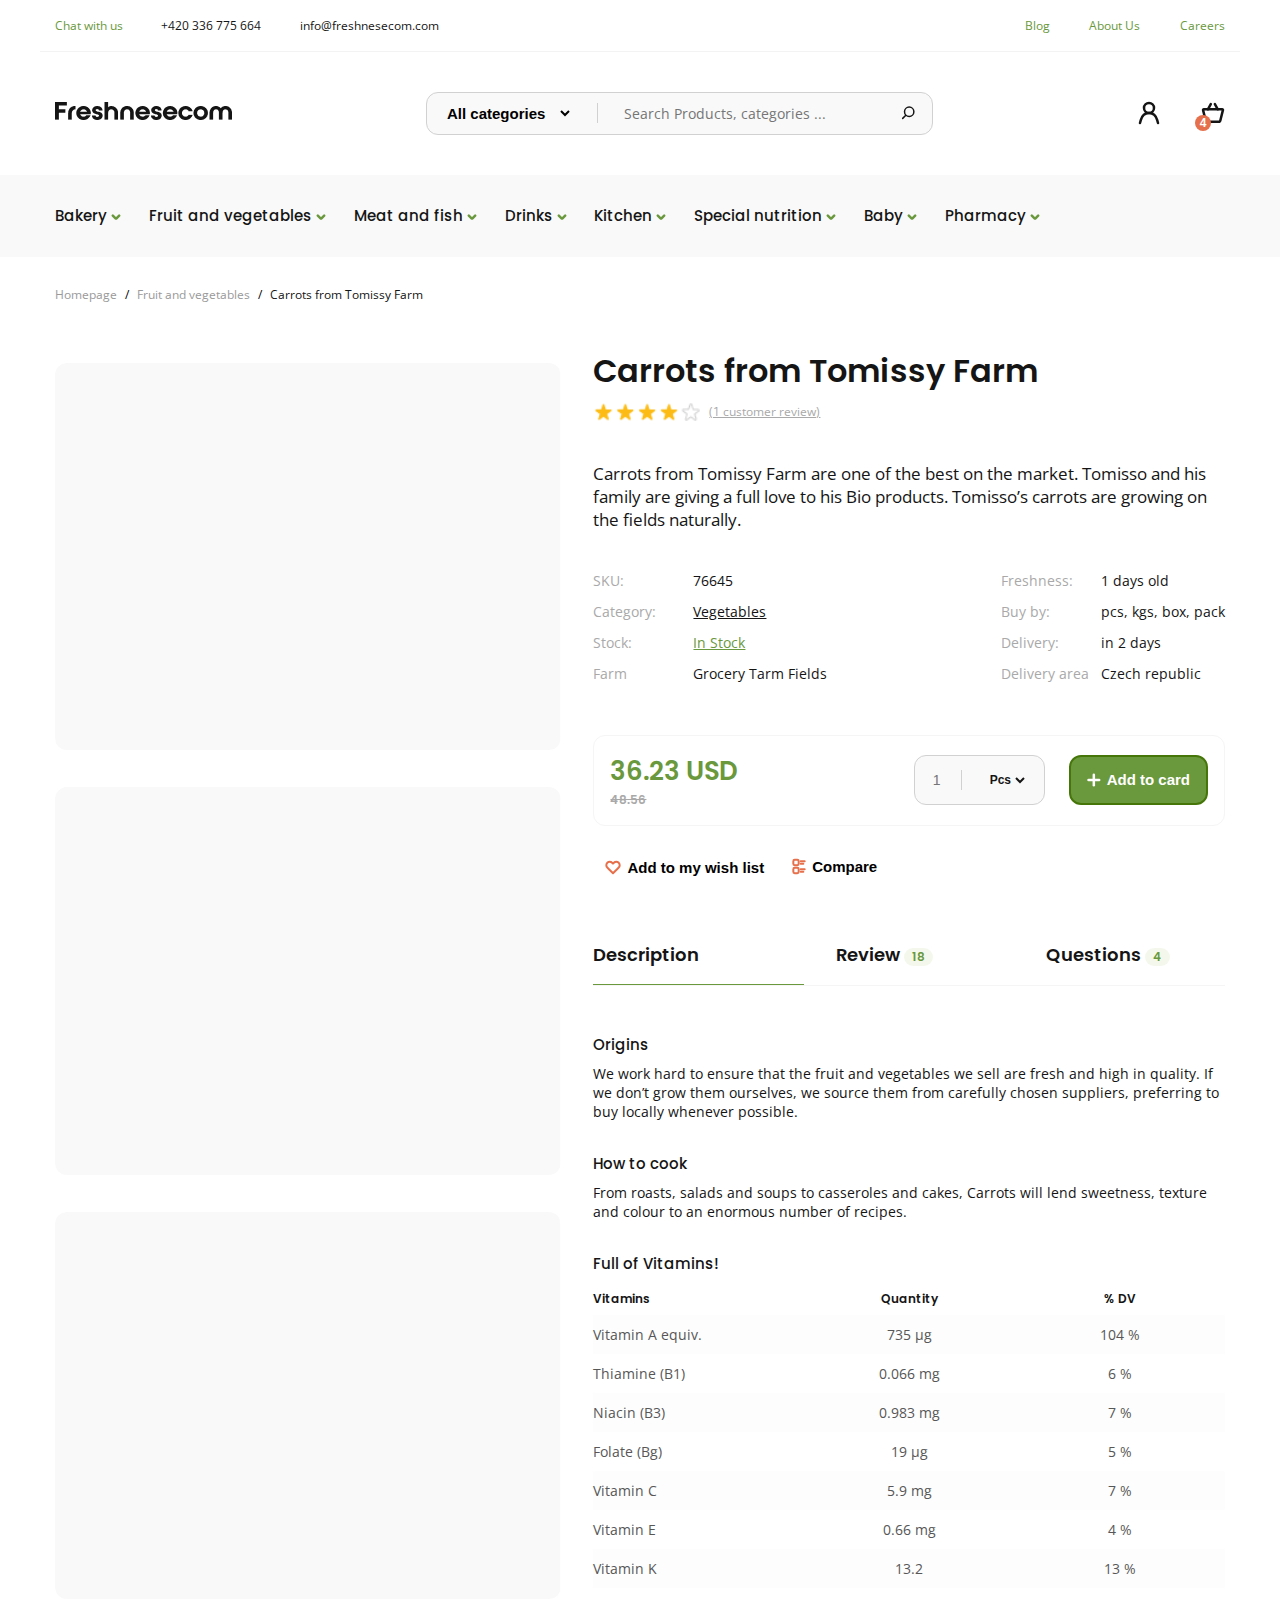
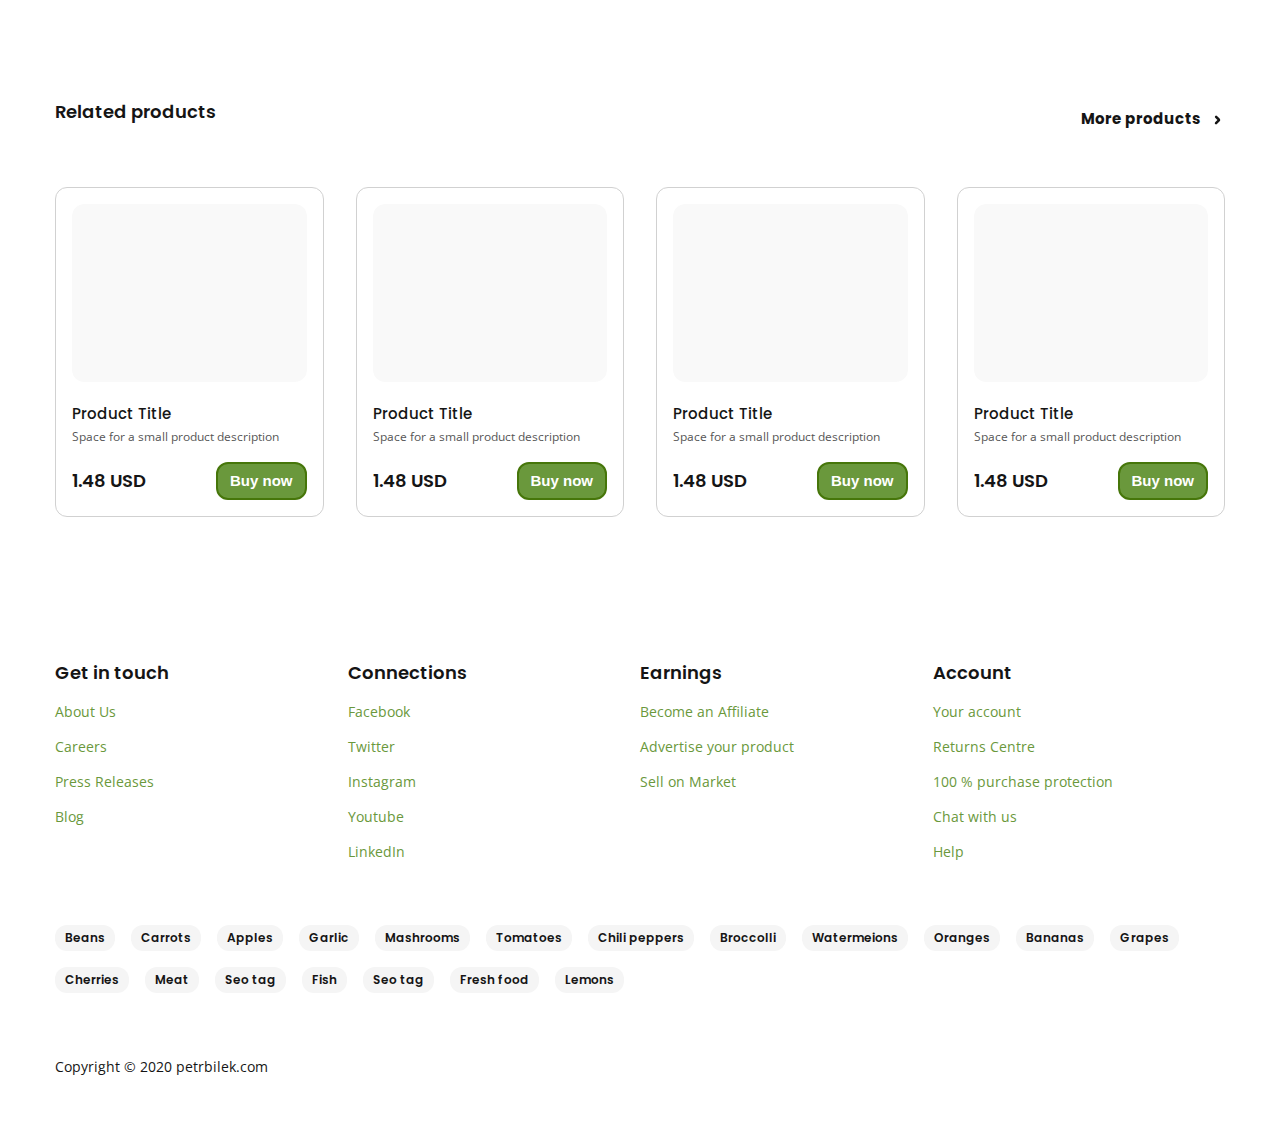
<file: product.html>
<!DOCTYPE html>
<html lang="en">

<head>
   <meta charset="UTF-8">
   <meta http-equiv="X-UA-Compatible" content="IE=edge">
   <meta name="viewport" content="width=device-width, initial-scale=1.0">
   <title>eCommerce</title>
   <!-- LINKS -->
   <link rel="preconnect" href="https://fonts.gstatic.com">
   <link href="https://fonts.googleapis.com/css2?family=Open+Sans&family=Poppins:wght@500;600;700&display=swap"
      rel="stylesheet">
   <link rel="stylesheet" href="/css/normalize.css">
   <link type="text/css" rel="stylesheet" href="/css/lightslider.css" />
   <link rel="stylesheet" href="/css/style.css">
   <script src="//ajax.googleapis.com/ajax/libs/jquery/1.11.0/jquery.min.js"></script>
   <script src="js/lightslider.js"></script>
</head>

<body>
   <header class="top-header">
      <h1 class="visually-hidden">freshnesecom</h1>
      <div class="top-header__body">
         <!-- TOP NAVBAR -->
         <div class="navbar-top">
            <div class="navbar-top__container container">
               <div class="navbar-top__contact">
                  <span class="navbar-top__contact-text">Chat with us</span>
                  <a class="tel-number" href="tel:+420336775664">+420 336 775 664</a>
                  <a class="email" href="mailto:info@freshnesecom.com">info@freshnesecom.com</a>
               </div>

               <ul class="navbar-top__list">
                  <li class="navbar-top__item">
                     <a href="/blog.html" class="navbar-top__link">Blog</a>
                  </li>
                  <li class="navbar-top__item">
                     <a href="/aboutus.html" class="navbar-top__link">About Us</a>
                  </li>
                  <li class="navbar-top__item">
                     <a href="/careers.html" class="navbar-top__link">Careers</a>
                  </li>
               </ul>
            </div>
         </div>

         <!-- HEADER CONTENT -->
         <div class="top-header__content">
            <div class="top-header__content-container container">
               <div class="top-header__burger">
                  <span class="top-header__burger-line"></span>
               </div>
               <div class="logo top-header__content-logo">
                  <a href="index.html"><img class="top-header__content-logo__icon" src="/img/icons/logo.png"
                        alt="freshnesecom" width="177" height="18"></a>
                  <div class="top-header__widgets">
                     <button class="search widget" type="button"></button>
                     <button class="personal-cabinet widget" type="button"></button>
                     <button class="basket widget" type="button"></button>
                     <button class="burger widget" type="button"></button>
                  </div>
               </div>


               <form class="top-header__form">
                  <select class="select-form" name="select-form">
                     <option class="select-form__option" value="all">All categories</option>
                     <option class="select-form__option" value="Bakery">Bakery</option>
                     <option class="select-form__option" value="Fruit and vegetables">Fruit and vegetables</option>
                     <option class="select-form__option" value="all">Meat and fish</option>
                     <option class="select-form__option" value="Drinks">Drinks</option>
                     <option class="select-form__option" value="Kitchen">Kitchen</option>
                     <option class="select-form__option" value="Special nutrition">Special nutrition</option>
                     <option class="select-form__option" value="Pharmacy">Pharmacy</option>
                     <option class="select-form__option" value="Baby">Baby</option>
                     <option class="select-form__option" value="Carrots">Carrots</option>
                     <option class="select-form__option" value="Tomatoes">Tomatoes</option>
                     <option class="select-form__option" value="Potatoes">Potatoes</option>
                     <option class="select-form__option" value="Chicken">Chicken</option>
                     <option class="select-form__option" value="Pork">Pork</option>
                  </select>
                  <span class="vertical-line"></span>
                  <input class="top-header__search" type="search" placeholder="Search Products, categories ...">
                  <button class="top-header__search-btn"></button>
               </form>

               <div class="top-header__widgets">
                  <button class="search widget" type="button"></button>
                  <button class="personal-cabinet widget" type="button"></button>
                  <button class="basket widget" type="button"></button>
               </div>
            </div>
         </div>

         <!-- HEADER MENU -->
         <nav class="top-menu">
            <div class="container">
               <ul class="top-menu__list">
                  <li class="top-menu__item"><a class="top-menu__link" href="/products.html">Bakery</a>
                     <ul class="dropdown-menu">
                        <li class="dropdown-menu__item"><a class="dropdown-menu__link"
                              href="/products.html">Category</a></li>
                        <li class="dropdown-menu__item"><a class="dropdown-menu__link"
                              href="/products.html">Category</a></li>
                        <li class="dropdown-menu__item"><a class="dropdown-menu__link"
                              href="/products.html">Category</a></li>
                        <li class="dropdown-menu__item"><a class="dropdown-menu__link"
                              href="/products.html">Category</a></li>
                        <li class="dropdown-menu__item"><a class="dropdown-menu__link"
                              href="/products.html">Category</a></li>
                     </ul>
                  </li>
                  <li class="top-menu__item"><a class="top-menu__link" href="/products.html">Fruit and vegetables</a>
                     <ul class="dropdown-menu">
                        <li class="dropdown-menu__item"><a class="dropdown-menu__link"
                              href="/products.html">Category</a></li>
                        <li class="dropdown-menu__item"><a class="dropdown-menu__link"
                              href="/products.html">Category</a></li>
                        <li class="dropdown-menu__item"><a class="dropdown-menu__link"
                              href="/products.html">Category</a></li>
                        <li class="dropdown-menu__item"><a class="dropdown-menu__link"
                              href="/products.html">Category</a></li>
                        <li class="dropdown-menu__item"><a class="dropdown-menu__link"
                              href="/products.html">Category</a></li>
                     </ul>
                  </li>
                  <li class="top-menu__item"><a class="top-menu__link" href="/products.html">Meat and fish</a>
                     <ul class="dropdown-menu">
                        <li class="dropdown-menu__item"><a class="dropdown-menu__link"
                              href="/products.html">Category</a></li>
                        <li class="dropdown-menu__item"><a class="dropdown-menu__link"
                              href="/products.html">Category</a></li>
                        <li class="dropdown-menu__item"><a class="dropdown-menu__link"
                              href="/products.html">Category</a></li>
                        <li class="dropdown-menu__item"><a class="dropdown-menu__link"
                              href="/products.html">Category</a></li>
                        <li class="dropdown-menu__item"><a class="dropdown-menu__link"
                              href="/products.html">Category</a></li>
                     </ul>
                  </li>
                  <li class="top-menu__item"><a class="top-menu__link" href="/products.html">Drinks</a>
                     <ul class="dropdown-menu">
                        <li class="dropdown-menu__item"><a class="dropdown-menu__link"
                              href="/products.html">Category</a></li>
                        <li class="dropdown-menu__item"><a class="dropdown-menu__link"
                              href="/products.html">Category</a></li>
                        <li class="dropdown-menu__item"><a class="dropdown-menu__link"
                              href="/products.html">Category</a></li>
                        <li class="dropdown-menu__item"><a class="dropdown-menu__link"
                              href="/products.html">Category</a></li>
                        <li class="dropdown-menu__item"><a class="dropdown-menu__link"
                              href="/products.html">Category</a></li>
                     </ul>
                  </li>
                  <li class="top-menu__item"><a class="top-menu__link" href="/products.html">Kitchen</a>
                     <ul class="dropdown-menu">
                        <li class="dropdown-menu__item"><a class="dropdown-menu__link"
                              href="/products.html">Category</a></li>
                        <li class="dropdown-menu__item"><a class="dropdown-menu__link"
                              href="/products.html">Category</a></li>
                        <li class="dropdown-menu__item"><a class="dropdown-menu__link"
                              href="/products.html">Category</a></li>
                        <li class="dropdown-menu__item"><a class="dropdown-menu__link"
                              href="/products.html">Category</a></li>
                        <li class="dropdown-menu__item"><a class="dropdown-menu__link"
                              href="/products.html">Category</a></li>
                     </ul>
                  </li>
                  <li class="top-menu__item"><a class="top-menu__link" href="/products.html">Special nutrition</a>
                     <ul class="dropdown-menu">
                        <li class="dropdown-menu__item"><a class="dropdown-menu__link"
                              href="/products.html">Category</a></li>
                        <li class="dropdown-menu__item"><a class="dropdown-menu__link"
                              href="/products.html">Category</a></li>
                        <li class="dropdown-menu__item"><a class="dropdown-menu__link"
                              href="/products.html">Category</a></li>
                        <li class="dropdown-menu__item"><a class="dropdown-menu__link"
                              href="/products.html">Category</a></li>
                        <li class="dropdown-menu__item"><a class="dropdown-menu__link"
                              href="/products.html">Category</a></li>
                     </ul>
                  </li>
                  <li class="top-menu__item"><a class="top-menu__link" href="/products.html">Baby</a>
                     <ul class="dropdown-menu">
                        <li class="dropdown-menu__item"><a class="dropdown-menu__link"
                              href="/products.html">Category</a></li>
                        <li class="dropdown-menu__item"><a class="dropdown-menu__link"
                              href="/products.html">Category</a></li>
                        <li class="dropdown-menu__item"><a class="dropdown-menu__link"
                              href="/products.html">Category</a></li>
                        <li class="dropdown-menu__item"><a class="dropdown-menu__link"
                              href="/products.html">Category</a></li>
                        <li class="dropdown-menu__item"><a class="dropdown-menu__link"
                              href="/products.html">Category</a></li>
                     </ul>
                  </li>
                  <li class="top-menu__item"><a class="top-menu__link" href="/products.html">Pharmacy</a>
                     <ul class="dropdown-menu">
                        <li class="dropdown-menu__item"><a class="dropdown-menu__link"
                              href="/products.html">Category</a></li>
                        <li class="dropdown-menu__item"><a class="dropdown-menu__link"
                              href="/products.html">Category</a></li>
                        <li class="dropdown-menu__item"><a class="dropdown-menu__link"
                              href="/products.html">Category</a></li>
                        <li class="dropdown-menu__item"><a class="dropdown-menu__link"
                              href="/products.html">Category</a></li>
                        <li class="dropdown-menu__item"><a class="dropdown-menu__link"
                              href="/products.html">Category</a></li>
                     </ul>
                  </li>
               </ul>
            </div>
         </nav>

      </div>
   </header>

   <main class="main">
      <header class="main__header">
         <div class="container">
            <ul class="breadcrumb">
               <li class="breadcrumb-item"><a href="/index.html" class="breadcrumb-link">Homepage</a></li>
               <li class="breadcrumb-item"><a href="/products.html" class="breadcrumb-link">Fruit and vegetables</a>
               </li>
               <li class="breadcrumb-item">Carrots from Tomissy Farm</li>
            </ul>
         </div>
      </header>

      <section class="product-info">
         <div class="product-info__container container">
            <h2 class="product-info__title hide">Carrots from Tomissy Farm</h2>
            <div class="product-info__review hide">
               <img class="product-info__review__rate" src="/img/icons/rate-4.png" alt="rate-4">
               <span class="product-info__review__counter">(1 customer review)</span>
            </div>
            <div class="product-info__photos">
               <ul class="product-info__photos-list">
                  <li class="product-info__photos-item">
                     <img class="product-info__photos-img" src="/img/photos/big-bg.png" alt="Product photo" width="569"
                        height="436">
                  </li>
                  <li class="product-info__photos-item">
                     <img class="product-info__photos-img" src="/img/photos/big-bg.png" alt="Product photo" width="569"
                        height="436">
                  </li>
                  <li class="product-info__photos-item">
                     <img class="product-info__photos-img" src="/img/photos/big-bg.png" alt="Product photo" width="569"
                        height="436">
                  </li>
               </ul>
            </div>

            <div class="product-info__content">
               <div class="product-info__descriptions">
                  <h2 class="product-info__title">Carrots from Tomissy Farm</h2>
                  <div class="product-info__review">
                     <img class="product-info__review__rate" src="/img/icons/rate-4.png" alt="rate-4">
                     <span class="product-info__review__counter">(1 customer review)</span>
                  </div>
                  <p class="product-info__text">Carrots from Tomissy Farm are one of the best on the market. Tomisso and
                     his family are giving a full love to his Bio products. Tomisso’s carrots are growing on the fields
                     naturally.</p>
                  <div class="product-info__description">
                     <div class="product-info__description-column">
                        <dl class="product-info__description-list">
                           <dt class="product-info__description-title">SKU:</dt>
                           <dd class="product-info__description-data">76645</dd>
                        </dl>
                        <dl class="product-info__description-list">
                           <dt class="product-info__description-title">Category:</dt>
                           <dd class="product-info__description-data undline">Vegetables</dd>
                        </dl>
                        <dl class="product-info__description-list">
                           <dt class="product-info__description-title">Stock:</dt>
                           <dd class="product-info__description-data undline special">In Stock</dd>
                        </dl>
                        <dl class="product-info__description-list">
                           <dt class="product-info__description-title">Farm</dt>
                           <dd class="product-info__description-data">Grocery Tarm Fields</dd>
                        </dl>
                     </div>

                     <div class="product-info__description-column">
                        <dl class="product-info__description-list">
                           <dt class="product-info__description-title">Freshness:</dt>
                           <dd class="product-info__description-data">1 days old</dd>
                        </dl>
                        <dl class="product-info__description-list">
                           <dt class="product-info__description-title">Buy by:</dt>
                           <dd class="product-info__description-data">pcs, kgs, box, pack</dd>
                        </dl>
                        <dl class="product-info__description-list">
                           <dt class="product-info__description-title">Delivery:</dt>
                           <dd class="product-info__description-data">in 2 days</dd>
                        </dl>
                        <dl class="product-info__description-list">
                           <dt class="product-info__description-title">Delivery area</dt>
                           <dd class="product-info__description-data">Czech republic</dd>
                        </dl>
                     </div>
                  </div>

                  <div class="product-info__purchase">
                     <div class="product-info__purchase-content__prices">
                        <span class="product-info__purchase-content__price special">36.23 USD</span>
                        <span class="product-info__purchase-content__discount card__discount">48.56</span>
                     </div>

                     <form class="product-info__purchase-content__unit">
                        <input class="product-info__purchase-content__pcs" type="number" placeholder="1">
                        <span class="vertical-line"></span>
                        <select class="units" name="units" id="units">
                           <option value="pcs">Pcs</option>
                           <option value="kg">Kg</option>
                           <option value="lbs">Lbs</option>
                        </select>
                     </form>

                     <button class="add-btn">
                        <img class="btn-icon" src="/img/icons/plus.svg">
                        Add to card
                     </button>
                  </div>

                  <button class="icon-btn">
                     <img class="btn-icon" src="/img/icons/love.svg">
                     Add to my wish list
                  </button>
                  <button class="icon-btn">
                     <img class="btn-icon" src="/img/icons/compare.svg">
                     Compare
                  </button>
               </div>

               <div class="tabs-warpper">
                  <input class="radio" id="one" name="group" type="radio" checked>
                  <input class="radio" id="two" name="group" type="radio">
                  <input class="radio" id="three" name="group" type="radio">
                  <div class="tabs">
                     <label class="tab" id="one-tab" for="one">Description</label>
                     <label class="tab" id="two-tab" for="two">Review <span class="tips">18</span></label>
                     <label class="tab" id="three-tab" for="three">Questions <span class="tips">4</span></label>
                  </div>

                  <div class="panels">
                     <div class="panel" id="one-panel">
                        <h4 class="panel__title">Origins</h4>
                        <p class="panel__text">We work hard to ensure that the fruit and vegetables we sell are fresh
                           and high in quality. If we don’t grow them ourselves, we source them from carefully chosen
                           suppliers, preferring to buy locally whenever possible.
                        </p>

                        <h4 class="panel__title">How to cook</h4>
                        <p class="panel__text">From roasts, salads and soups to casseroles and cakes, Carrots will lend
                           sweetness, texture and colour to an enormous number of recipes.
                        </p>

                        <div class="composition">
                           <h3 class="composition__title panel__title">Full of Vitamins!</h3>

                           <table class="composition__table">
                              <tr class="compositions__row">
                                 <th class="compositions__thead">Vitamins</th>
                                 <th class="compositions__thead">Quantity</th>
                                 <th class="compositions__thead">% DV</th>
                              </tr>
                              <tr class="compositions__row">
                                 <td class="compositions__desc">Vitamin A equiv.</td>
                                 <td class="compositions__desc">735 μg</td>
                                 <td class="compositions__desc">104 %</td>
                              </tr>
                              <tr class="compositions__row">
                                 <td class="compositions__desc">Thiamine (B1)</td>
                                 <td class="compositions__desc">0.066 mg</td>
                                 <td class="compositions__desc">6 %</td>
                              </tr>
                              <tr class="compositions__row">
                                 <td class="compositions__desc">Niacin (B3)</td>
                                 <td class="compositions__desc">0.983 mg</td>
                                 <td class="compositions__desc">7 %</td>
                              </tr>
                              <tr class="compositions__row">
                                 <td class="compositions__desc">Folate (Bg)</td>
                                 <td class="compositions__desc">19 μg</td>
                                 <td class="compositions__desc">5 %</td>
                              </tr>
                              <tr class="compositions__row">
                                 <td class="compositions__desc">Vitamin C</td>
                                 <td class="compositions__desc">5.9 mg</td>
                                 <td class="compositions__desc">7 %</td>
                              </tr>
                              <tr class="compositions__row">
                                 <td class="compositions__desc">Vitamin E</td>
                                 <td class="compositions__desc">0.66 mg</td>
                                 <td class="compositions__desc">4 %</td>
                              </tr>
                              <tr class="compositions__row">
                                 <td class="compositions__desc">Vitamin K</td>
                                 <td class="compositions__desc">13.2</td>
                                 <td class="compositions__desc">13 %</td>
                              </tr>
                           </table>
                        </div>
                     </div>

                     <div class="panel" id="two-panel">
                        <h4 class="panel__title">Origins</h4>
                        <p class="panel__text">We work hard to ensure that the fruit and vegetables we sell are fresh
                           and high in quality. If we don’t grow them ourselves, we source them from carefully chosen
                           suppliers, preferring to buy locally whenever possible.
                        </p>

                        <h4 class="panel__title">Origins</h4>
                        <p class="panel__text">We work hard to ensure that the fruit and vegetables we sell are fresh
                           and high in quality. If we don’t grow them ourselves, we source them from carefully chosen
                           suppliers, preferring to buy locally whenever possible.
                        </p>
                     </div>

                     <div class="panel" id="three-panel">
                        <h4 class="panel__title">Origins</h4>
                        <p class="panel__text">We work hard to ensure that the fruit and vegetables we sell are fresh
                           and high in quality. If we don’t grow them ourselves, we source them from carefully chosen
                           suppliers, preferring to buy locally whenever possible.
                        </p>

                        <h4 class="panel__title">Origins</h4>
                        <p class="panel__text">We work hard to ensure that the fruit and vegetables we sell are fresh
                           and high in quality. If we don’t grow them ourselves, we source them from carefully chosen
                           suppliers, preferring to buy locally whenever possible.
                        </p>
                     </div>
                  </div>
               </div>
            </div>
         </div>
      </section>

      <section class="related-products section-wrapper">
         <div class="related-products__container container">
            <header class="section__header">
               <h2 class="section-menu__title">Related products</h2>
               <a class="section__button" href="#">More products</a>
            </header>

            <div class="products__grid-cards__wrapper">
               <ul class="products__grid-cards grid-cards">
                  <li class="products__grid-card grid-card">
                     <header class="grid-card__header">
                        <img class="grid-card__image" src="/img/photos/grid-card-image.png" alt="product photo"
                           width="237" height="180">
                     </header>

                     <div class="grid-card__info">
                        <h3 class="grid-card__title">Product Title</h3>
                        <p class="grid-card__desc">Space for a small product description </p>
                     </div>

                     <footer class="grid-card__footer">
                        <div class="grid-card__price">
                           <span class="grid-card__price-number">1.48 USD</span>
                           <span class="grid-card__discount"></span>
                        </div>
                        <button class="grid-card__button" type="button">Buy now</button>
                     </footer>
                  </li>

                  <li class="products__grid-card grid-card">
                     <header class="grid-card__header">
                        <img class="grid-card__image" src="/img/photos/grid-card-image.png" alt="product photo"
                           width="237" height="180">
                     </header>

                     <div class="grid-card__info">
                        <h3 class="grid-card__title">Product Title</h3>
                        <p class="grid-card__desc">Space for a small product description </p>
                     </div>

                     <footer class="grid-card__footer">
                        <div class="grid-card__price">
                           <span class="grid-card__price-number">1.48 USD</span>
                           <span class="grid-card__discount"></span>
                        </div>
                        <button class="grid-card__button" type="button">Buy now</button>
                     </footer>
                  </li>
               </ul>

               <ul class="products__grid-cards grid-cards">
                  <li class="products__grid-card grid-card">
                     <header class="grid-card__header">
                        <img class="grid-card__image" src="/img/photos/grid-card-image.png" alt="product photo"
                           width="237" height="180">
                     </header>

                     <div class="grid-card__info">
                        <h3 class="grid-card__title">Product Title</h3>
                        <p class="grid-card__desc">Space for a small product description </p>
                     </div>

                     <footer class="grid-card__footer">
                        <div class="grid-card__price">
                           <span class="grid-card__price-number">1.48 USD</span>
                           <span class="grid-card__discount"></span>
                        </div>
                        <button class="grid-card__button" type="button">Buy now</button>
                     </footer>
                  </li>

                  <li class="products__grid-card grid-card">
                     <header class="grid-card__header">
                        <img class="grid-card__image" src="/img/photos/grid-card-image.png" alt="product photo"
                           width="237" height="180">
                     </header>

                     <div class="grid-card__info">
                        <h3 class="grid-card__title">Product Title</h3>
                        <p class="grid-card__desc">Space for a small product description </p>
                     </div>

                     <footer class="grid-card__footer">
                        <div class="grid-card__price">
                           <span class="grid-card__price-number">1.48 USD</span>
                           <span class="grid-card__discount"></span>
                        </div>
                        <button class="grid-card__button" type="button">Buy now</button>
                     </footer>
                  </li>
               </ul>
            </div>
         </div>
      </section>
   </main>

   <footer class="footer">
      <section class="footer-links">
         <div class="footer-links__container container">
            <div class="footer-links__wrapper">
               <h3 class="footer-links__title">Get in touch</h3>
               <ul class="footer-links__list">
                  <li class="footer-links__item">
                     <a href="/aboutus.html" class="footer-links__link">About Us</a>
                  </li>
                  <li class="footer-links__item">
                     <a href="/careers.html" class="footer-links__link">Careers</a>
                  </li>
                  <li class="footer-links__item">
                     <a href="#" class="footer-links__link">Press Releases</a>
                  </li>
                  <li class="footer-links__item">
                     <a href="/blog.html" class="footer-links__link">Blog</a>
                  </li>
               </ul>
            </div>

            <div class="footer-links__wrapper">
               <h3 class="footer-links__title">Connections</h3>
               <ul class="footer-links__list">
                  <li class="footer-links__item">
                     <a href="#" class="footer-links__link">Facebook</a>
                  </li>
                  <li class="footer-links__item">
                     <a href="#" class="footer-links__link">Twitter</a>
                  </li>
                  <li class="footer-links__item">
                     <a href="#" class="footer-links__link">Instagram</a>
                  </li>
                  <li class="footer-links__item">
                     <a href="#" class="footer-links__link">Youtube</a>
                  </li>
                  <li class="footer-links__item">
                     <a href="#" class="footer-links__link">LinkedIn</a>
                  </li>
               </ul>
            </div>

            <div class="footer-links__wrapper">
               <h3 class="footer-links__title">Earnings</h3>
               <ul class="footer-links__list">
                  <li class="footer-links__item">
                     <a href="#" class="footer-links__link">Become an Affiliate</a>
                  </li>
                  <li class="footer-links__item">
                     <a href="#" class="footer-links__link">Advertise your product</a>
                  </li>
                  <li class="footer-links__item">
                     <a href="#" class="footer-links__link">Sell on Market</a>
                  </li>
               </ul>
            </div>

            <div class="footer-links__wrapper">
               <h3 class="footer-links__title">Account</h3>
               <ul class="footer-links__list">
                  <li class="footer-links__item">
                     <a href="#" class="footer-links__link">Your account</a>
                  </li>
                  <li class="footer-links__item">
                     <a href="#" class="footer-links__link">Returns Centre</a>
                  </li>
                  <li class="footer-links__item">
                     <a href="#" class="footer-links__link">100 % purchase protection</a>
                  </li>
                  <li class="footer-links__item">
                     <a href="#" class="footer-links__link">Chat with us</a>
                  </li>
                  <li class="footer-links__item">
                     <a href="#" class="footer-links__link">Help</a>
                  </li>
               </ul>
            </div>
         </div>
      </section>

      <section class="footer-tags">
         <h2 class="visually-hidden">Footer tags</h2>
         <div class="container">
            <ul class="tag-list">
               <li class="tag-item">
                  <a href="/products.html" class="tag-link">Beans</a>
               </li>
               <li class="tag-item">
                  <a href="/products.html" class="tag-link">Carrots</a>
               </li>
               <li class="tag-item">
                  <a href="/products.html" class="tag-link">Apples</a>
               </li>
               <li class="tag-item">
                  <a href="/products.html" class="tag-link">Garlic</a>
               </li>
               <li class="tag-item">
                  <a href="/products.html" class="tag-link">Mashrooms</a>
               </li>
               <li class="tag-item">
                  <a href="/products.html" class="tag-link">Tomatoes</a>
               </li>
               <li class="tag-item">
                  <a href="/products.html" class="tag-link">Chili peppers</a>
               </li>
               <li class="tag-item">
                  <a href="/products.html" class="tag-link">Broccolli</a>
               </li>
               <li class="tag-item">
                  <a href="/products.html" class="tag-link">Watermeions</a>
               </li>
               <li class="tag-item">
                  <a href="/products.html" class="tag-link">Oranges</a>
               </li>
               <li class="tag-item">
                  <a href="/products.html" class="tag-link">Bananas</a>
               </li>
               <li class="tag-item">
                  <a href="/products.html" class="tag-link">Grapes</a>
               </li>
               <li class="tag-item">
                  <a href="/products.html" class="tag-link">Cherries</a>
               </li>
               <li class="tag-item">
                  <a href="/products.html" class="tag-link">Meat</a>
               </li>
               <li class="tag-item">
                  <a href="/products.html" class="tag-link">Seo tag</a>
               </li>
               <li class="tag-item">
                  <a href="/products.html" class="tag-link">Fish</a>
               </li>
               <li class="tag-item">
                  <a href="/products.html" class="tag-link">Seo tag</a>
               </li>
               <li class="tag-item">
                  <a href="/products.html" class="tag-link">Fresh food</a>
               </li>
               <li class="tag-item">
                  <a href="/products.html" class="tag-link">Lemons</a>
               </li>
            </ul>
         </div>
      </section>

      <section class="copyright">
         <h2 class="visually-hidden">Copyright</h2>
         <div class="container">
            <span class="copyright">Copyright © 2020 petrbilek.com</span>
         </div>
      </section>
   </footer>

   <script src="/js/main.js"></script>
   <script src="/js/lightslider.js"></script>
   <script src="/js/script.js"></script>
</body>

</html>
</file>
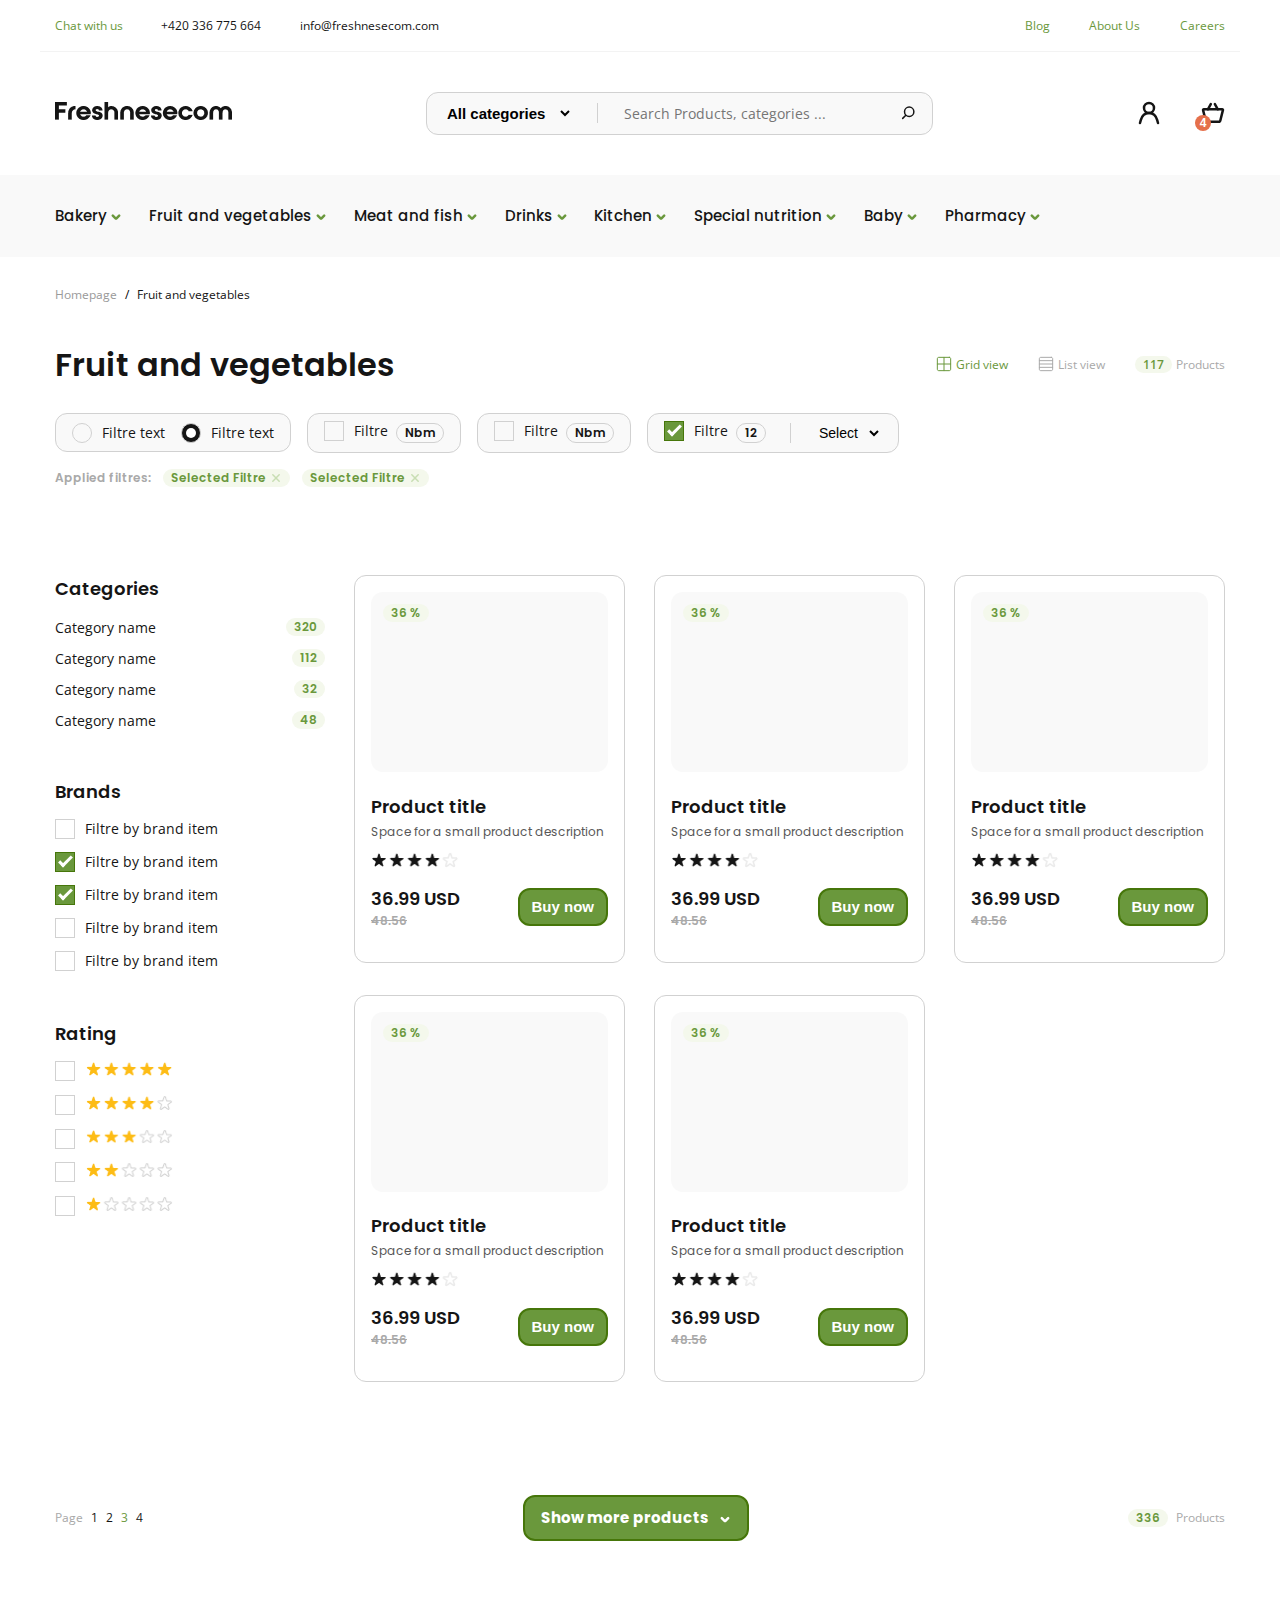
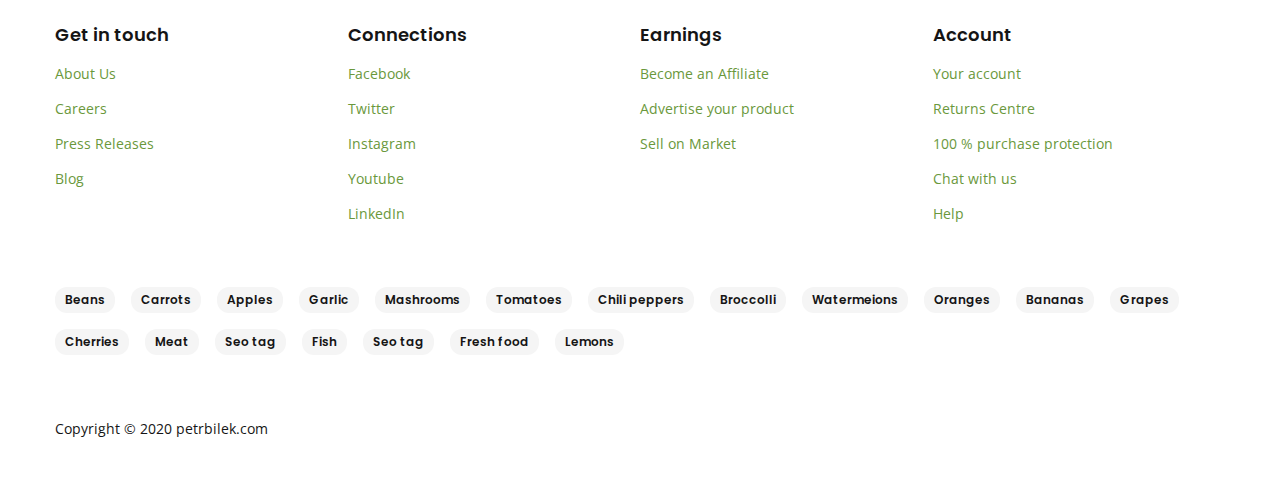
<file: products.html>
<!DOCTYPE html>
<html lang="en">

<head>
   <meta charset="UTF-8">
   <meta http-equiv="X-UA-Compatible" content="IE=edge">
   <meta name="viewport" content="width=device-width, initial-scale=1.0">
   <title>eCommerce</title>
   <!-- LINKS -->
   <link rel="preconnect" href="https://fonts.gstatic.com">
   <link href="https://fonts.googleapis.com/css2?family=Open+Sans&family=Poppins:wght@500;600;700&display=swap"
      rel="stylesheet">
   <link rel="stylesheet" href="/css/normalize.css">
   <link type="text/css" rel="stylesheet" href="/css/lightslider.css" />
   <link rel="stylesheet" href="/css/style.css">
   <script src="//ajax.googleapis.com/ajax/libs/jquery/1.11.0/jquery.min.js"></script>
   <script src="js/lightslider.js"></script>
</head>

<body>
   <header class="top-header">
      <h1 class="visually-hidden">freshnesecom</h1>
      <div class="top-header__body">
         <!-- TOP NAVBAR -->
         <div class="navbar-top">
            <div class="navbar-top__container container">
               <div class="navbar-top__contact">
                  <span class="navbar-top__contact-text">Chat with us</span>
                  <a class="tel-number" href="tel:+420336775664">+420 336 775 664</a>
                  <a class="email" href="mailto:info@freshnesecom.com">info@freshnesecom.com</a>
               </div>

               <ul class="navbar-top__list">
                  <li class="navbar-top__item">
                     <a href="" class="navbar-top__link">Blog</a>
                  </li>
                  <li class="navbar-top__item">
                     <a href="" class="navbar-top__link">About Us</a>
                  </li>
                  <li class="navbar-top__item">
                     <a href="" class="navbar-top__link">Careers</a>
                  </li>
               </ul>
            </div>
         </div>

         <!-- HEADER CONTENT -->
         <div class="top-header__content">
            <div class="top-header__content-container container">
               <div class="top-header__burger">
                  <span class="top-header__burger-line"></span>
               </div>
               <div class="logo top-header__content-logo">
                  <a href="index.html"><img class="top-header__content-logo__icon" src="/img/icons/logo.png"
                        alt="freshnesecom" width="177" height="18"></a>
                  <div class="top-header__widgets">
                     <button class="search widget" type="button"></button>
                     <button class="personal-cabinet widget" type="button"></button>
                     <button class="basket widget" type="button"></button>
                     <button class="burger widget" type="button"></button>
                  </div>
               </div>


               <form class="top-header__form">
                  <select class="select-form" name="select-form">
                     <option class="select-form__option" value="all">All categories</option>
                     <option class="select-form__option" value="Bakery">Bakery</option>
                     <option class="select-form__option" value="Fruit and vegetables">Fruit and vegetables</option>
                     <option class="select-form__option" value="all">Meat and fish</option>
                     <option class="select-form__option" value="Drinks">Drinks</option>
                     <option class="select-form__option" value="Kitchen">Kitchen</option>
                     <option class="select-form__option" value="Special nutrition">Special nutrition</option>
                     <option class="select-form__option" value="Pharmacy">Pharmacy</option>
                     <option class="select-form__option" value="Baby">Baby</option>
                     <option class="select-form__option" value="Carrots">Carrots</option>
                     <option class="select-form__option" value="Tomatoes">Tomatoes</option>
                     <option class="select-form__option" value="Potatoes">Potatoes</option>
                     <option class="select-form__option" value="Chicken">Chicken</option>
                     <option class="select-form__option" value="Pork">Pork</option>
                  </select>
                  <span class="vertical-line"></span>
                  <input class="top-header__search" type="search" placeholder="Search Products, categories ...">
                  <button class="top-header__search-btn"></button>
               </form>

               <div class="top-header__widgets">
                  <button class="search widget" type="button"></button>
                  <button class="personal-cabinet widget" type="button"></button>
                  <button class="basket widget" type="button"></button>
               </div>
            </div>
         </div>

         <!-- HEADER MENU -->
         <nav class="top-menu">
            <div class="container">
               <ul class="top-menu__list">
                  <li class="top-menu__item"><a class="top-menu__link" href="#">Bakery</a>
                     <ul class="dropdown-menu">
                        <li class="dropdown-menu__item"><a class="dropdown-menu__link" href="#">Category</a></li>
                        <li class="dropdown-menu__item"><a class="dropdown-menu__link" href="#">Category</a></li>
                        <li class="dropdown-menu__item"><a class="dropdown-menu__link" href="#">Category</a></li>
                        <li class="dropdown-menu__item"><a class="dropdown-menu__link" href="#">Category</a></li>
                        <li class="dropdown-menu__item"><a class="dropdown-menu__link" href="#">Category</a></li>
                     </ul>
                  </li>
                  <li class="top-menu__item"><a class="top-menu__link" href="#">Fruit and vegetables</a>
                     <ul class="dropdown-menu">
                        <li class="dropdown-menu__item"><a class="dropdown-menu__link" href="#">Category</a></li>
                        <li class="dropdown-menu__item"><a class="dropdown-menu__link" href="#">Category</a></li>
                        <li class="dropdown-menu__item"><a class="dropdown-menu__link" href="#">Category</a></li>
                        <li class="dropdown-menu__item"><a class="dropdown-menu__link" href="#">Category</a></li>
                        <li class="dropdown-menu__item"><a class="dropdown-menu__link" href="#">Category</a></li>
                     </ul>
                  </li>
                  <li class="top-menu__item"><a class="top-menu__link" href="#">Meat and fish</a>
                     <ul class="dropdown-menu">
                        <li class="dropdown-menu__item"><a class="dropdown-menu__link" href="#">Category</a></li>
                        <li class="dropdown-menu__item"><a class="dropdown-menu__link" href="#">Category</a></li>
                        <li class="dropdown-menu__item"><a class="dropdown-menu__link" href="#">Category</a></li>
                        <li class="dropdown-menu__item"><a class="dropdown-menu__link" href="#">Category</a></li>
                        <li class="dropdown-menu__item"><a class="dropdown-menu__link" href="#">Category</a></li>
                     </ul>
                  </li>
                  <li class="top-menu__item"><a class="top-menu__link" href="#">Drinks</a>
                     <ul class="dropdown-menu">
                        <li class="dropdown-menu__item"><a class="dropdown-menu__link" href="#">Category</a></li>
                        <li class="dropdown-menu__item"><a class="dropdown-menu__link" href="#">Category</a></li>
                        <li class="dropdown-menu__item"><a class="dropdown-menu__link" href="#">Category</a></li>
                        <li class="dropdown-menu__item"><a class="dropdown-menu__link" href="#">Category</a></li>
                        <li class="dropdown-menu__item"><a class="dropdown-menu__link" href="#">Category</a></li>
                     </ul>
                  </li>
                  <li class="top-menu__item"><a class="top-menu__link" href="#">Kitchen</a>
                     <ul class="dropdown-menu">
                        <li class="dropdown-menu__item"><a class="dropdown-menu__link" href="#">Category</a></li>
                        <li class="dropdown-menu__item"><a class="dropdown-menu__link" href="#">Category</a></li>
                        <li class="dropdown-menu__item"><a class="dropdown-menu__link" href="#">Category</a></li>
                        <li class="dropdown-menu__item"><a class="dropdown-menu__link" href="#">Category</a></li>
                        <li class="dropdown-menu__item"><a class="dropdown-menu__link" href="#">Category</a></li>
                     </ul>
                  </li>
                  <li class="top-menu__item"><a class="top-menu__link" href="#">Special nutrition</a>
                     <ul class="dropdown-menu">
                        <li class="dropdown-menu__item"><a class="dropdown-menu__link" href="#">Category</a></li>
                        <li class="dropdown-menu__item"><a class="dropdown-menu__link" href="#">Category</a></li>
                        <li class="dropdown-menu__item"><a class="dropdown-menu__link" href="#">Category</a></li>
                        <li class="dropdown-menu__item"><a class="dropdown-menu__link" href="#">Category</a></li>
                        <li class="dropdown-menu__item"><a class="dropdown-menu__link" href="#">Category</a></li>
                     </ul>
                  </li>
                  <li class="top-menu__item"><a class="top-menu__link" href="#">Baby</a>
                     <ul class="dropdown-menu">
                        <li class="dropdown-menu__item"><a class="dropdown-menu__link" href="#">Category</a></li>
                        <li class="dropdown-menu__item"><a class="dropdown-menu__link" href="#">Category</a></li>
                        <li class="dropdown-menu__item"><a class="dropdown-menu__link" href="#">Category</a></li>
                        <li class="dropdown-menu__item"><a class="dropdown-menu__link" href="#">Category</a></li>
                        <li class="dropdown-menu__item"><a class="dropdown-menu__link" href="#">Category</a></li>
                     </ul>
                  </li>
                  <li class="top-menu__item"><a class="top-menu__link" href="#">Pharmacy</a>
                     <ul class="dropdown-menu">
                        <li class="dropdown-menu__item"><a class="dropdown-menu__link" href="#">Category</a></li>
                        <li class="dropdown-menu__item"><a class="dropdown-menu__link" href="#">Category</a></li>
                        <li class="dropdown-menu__item"><a class="dropdown-menu__link" href="#">Category</a></li>
                        <li class="dropdown-menu__item"><a class="dropdown-menu__link" href="#">Category</a></li>
                        <li class="dropdown-menu__item"><a class="dropdown-menu__link" href="#">Category</a></li>
                     </ul>
                  </li>
               </ul>
            </div>
         </nav>

      </div>
   </header>

   <main class="main">
      <header class="main__header">
         <div class="container">
            <ul class="breadcrumb">
               <li class="breadcrumb-item"><a href="/index.html" class="breadcrumb-link">Homepage</a></li>
               <li class="breadcrumb-item">Fruit and vegetables</li>
            </ul>

            <div class="main__header-view-form">
               <h2 class="main__header-title">Fruit and vegetables</h2>
               <div class="view-form">
                  <button class="gird view-btn active">Grid view</button>
                  <button class="list view-btn">List view</button>
                  <span class="products-quantity"><span class="products-quantity__tips">117</span>Products</span>
               </div>
            </div>

            <div class="main__filters">
               <div class="main__filters__container">
                  <div class="filters">
                     <form class="main__form">
                        <label class="main__form__radio-label" for="radio1">Filtre text
                           <input class="main__form__radio-input" id="radio1" type="radio" name="radio">
                           <span class="checkmark"></span>
                        </label>

                        <label class="main__form__radio-label" for="radio2">Filtre text
                           <input class="main__form__radio-input" id="radio2" type="radio" checked="checked"
                              name="radio">
                           <span class="checkmark"></span>
                        </label>
                     </form>

                     <form class="main__form">
                        <label class="main__form__checkbox-label">Filtre
                           <input class="main__form__checkbox-input" type="checkbox">
                           <span class="checkbox__checkmark"></span>
                        </label>
                        <span class="main__form-tips">Nbm</span>
                     </form>

                     <form class="main__form">
                        <label class="main__form__checkbox-label">Filtre
                           <input class="main__form__checkbox-input" type="checkbox">
                           <span class="checkbox__checkmark"></span>
                        </label>
                        <span class="main__form-tips">Nbm</span>
                     </form>

                     <form class="main__form">
                        <label class="main__form__checkbox-label">Filtre
                           <input class="main__form__checkbox-input" type="checkbox" checked>
                           <span class="checkbox__checkmark"></span>
                        </label>
                        <span class="main__form-tips">12</span>
                        <span class="main__form-border"></span>
                        <select class="main__select-form">
                           <option class="main__select-form__option" value="Select">Select</option>
                           <option class="main__select-form__option" value="Select2">Select1</option>
                           <option class="main__select-form__option" value="Select3">Select2</option>
                           <option class="main__select-form__option" value="Select4">Select3</option>
                           <option class="main__select-form__option" value="Select5">Select4</option>
                        </select>
                     </form>
                  </div>

                  <div class="filters-tags">
                     <span class="filters-tags__title">Applied filtres:</span>
                     <span class="tag">Selected Filtre</span>
                     <span class="tag">Selected Filtre</span>
                  </div>
               </div>
            </div>
         </div>
      </header>

      <section class="products-list section-wrapper">
         <h2 class="visually-hidden">Products list Aside</h2>
         <div class="products-list__container container">
            <div class="products-list__aside">
               <div class="products-list__aside-categories aside-content-wrapper">
                  <h3 class="products-list__aside-content__title">Categories</h3>
                  <ul class="products-list__aside-categories__list">
                     <li class="products-list__aside-categories__item">
                        <a class="products-list__aside-categories__link" href="#">Category name</a>
                        <span class="tips">320</span>
                     </li>
                     <li class="products-list__aside-categories__item">
                        <a class="products-list__aside-categories__link" href="#">Category name</a>
                        <span class="tips">112</span>
                     </li>
                     <li class="products-list__aside-categories__item">
                        <a class="products-list__aside-categories__link" href="#">Category name</a>
                        <span class="tips">32</span>
                     </li>
                     <li class="products-list__aside-categories__item">
                        <a class="products-list__aside-categories__link" href="#">Category name</a>
                        <span class="tips">48</span>
                     </li>
                  </ul>
               </div>

               <div class="products-list__aside-brands aside-content-wrapper">
                  <h3 class="products-list__aside-content__title">Brands</h3>
                  <form class="products-list__aside-brands__form">
                     <label class="main__form__checkbox-label aside-checkbox">Filtre by brand item
                        <input class="main__form__checkbox-input" type="checkbox">
                        <span class="checkbox__checkmark"></span>
                     </label>
                     <label class="main__form__checkbox-label aside-checkbox">Filtre by brand item
                        <input class="main__form__checkbox-input" type="checkbox" checked>
                        <span class="checkbox__checkmark"></span>
                     </label>
                     <label class="main__form__checkbox-label aside-checkbox">Filtre by brand item
                        <input class="main__form__checkbox-input" type="checkbox" checked>
                        <span class="checkbox__checkmark"></span>
                     </label>
                     <label class="main__form__checkbox-label aside-checkbox">Filtre by brand item
                        <input class="main__form__checkbox-input" type="checkbox">
                        <span class="checkbox__checkmark"></span>
                     </label>
                     <label class="main__form__checkbox-label aside-checkbox">Filtre by brand item
                        <input class="main__form__checkbox-input" type="checkbox">
                        <span class="checkbox__checkmark"></span>
                     </label>
                  </form>
               </div>

               <div class="products-list__aside-rating aside-content-wrapper">
                  <h3 class="products-list__aside-content__title">Rating</h3>
                  <form class="products-list__aside-brands__form">
                     <label class="main__form__checkbox-label aside-checkbox" for="rate-5">
                        <img src="/img/icons/rate-5.png" alt="rating" width="88" height="16">
                        <input class="main__form__checkbox-input" type="radio" id="rate-5" name="rating">
                        <span class="checkbox__checkmark"></span>
                     </label>
                     <label class="main__form__checkbox-label aside-checkbox" for="rate-4">
                        <img src="/img/icons/rate-4.png" alt="rating" width="88" height="16">
                        <input class="main__form__checkbox-input" type="radio" id="rate-4" name="rating">
                        <span class="checkbox__checkmark"></span>
                     </label>
                     <label class="main__form__checkbox-label aside-checkbox" for="rate-3">
                        <img src="/img/icons/rate-3.png" alt="rating" width="88" height="16">
                        <input class="main__form__checkbox-input" type="radio" id="rate-3" name="rating">
                        <span class="checkbox__checkmark"></span>
                     </label>
                     <label class="main__form__checkbox-label aside-checkbox" for="rate-2">
                        <img src="/img/icons/rate-2.png" alt="rating" width="88" height="16">
                        <input class="main__form__checkbox-input" type="radio" id="rate-2" name="rating">
                        <span class="checkbox__checkmark"></span>
                     </label>
                     <label class="main__form__checkbox-label aside-checkbox" for="rate-1">
                        <img src="/img/icons/rate-1.png" alt="rating" width="88" height="16">
                        <input class="main__form__checkbox-input" type="radio" id="rate-1" name="rating">
                        <span class="checkbox__checkmark"></span>
                     </label>
                  </form>
               </div>


            </div>

            <ul class="card__list">
               <li class="card__item">
                  <div class="card__image">
                     <img class="card__photo" src="/img/photos/grid-card-image.png" alt="grid card photo" width="237"
                        height="180">
                     <span class="card__tips tips">36 %</span>
                  </div>

                  <header class="card__header">
                     <div class="card__header-info">
                        <a class="card__title" href="#">Product title</a>
                        <p class="card__desc">Space for a small product description</p>
                        <img class="stars" src="/img/photos/stars.png" alt="rate" width="88" height="16">
                     </div>

                     <div class="card__info">
                        <dl class="card__info-list">
                           <dt class="card__info-title">Fresheness</dt>
                           <dd class="card__info-desc"><span class="special">New</span> (Extra fresh)</dd>
                        </dl>

                        <dl class="card__info-list">
                           <dt class="card__info-title">Farm</dt>
                           <dd class="card__info-desc">Grocery Tarm Fields</dd>
                        </dl>

                        <dl class="card__info-list">
                           <dt class="card__info-title">Delivery</dt>
                           <dd class="card__info-desc">Europe</dd>
                        </dl>

                        <dl class="card__info-list">
                           <dt class="card__info-title">Stock</dt>
                           <dd class="card__info-desc"><span class="special">320 pcs</span></dd>
                        </dl>
                     </div>
                  </header>

                  <footer class="card__footer">
                     <div class="card__transportation">
                        <div class="card__transportation-wrapper">
                           <div class="card__transportation-cost">
                              <span class="card__price">36.99 USD</span>
                              <span class="card__discount">48.56</span>
                           </div>

                           <button class="card__transportation-button">Buy now</button>
                        </div>

                        <div class="card__shipping">
                           <span class="shipping-type">Free Shipping</span>
                           <span class="shipping-deadline">Delivery in 1 day</span>
                        </div>
                     </div>

                     <div class="card__footer-links">
                        <a class="detail-btn" href="#">Product Detail</a>
                        <button class="wish-list" type="button">Add to wish list</button>
                     </div>
                  </footer>
               </li>

               <li class="card__item">
                  <div class="card__image">
                     <img class="card__photo" src="/img/photos/grid-card-image.png" alt="grid card photo" width="237"
                        height="180">
                     <span class="card__tips tips">36 %</span>
                  </div>

                  <header class="card__header">
                     <div class="card__header-info">
                        <a class="card__title" href="#">Product title</a>
                        <p class="card__desc">Space for a small product description</p>
                        <img class="stars" src="/img/photos/stars.png" alt="rate" width="88" height="16">
                     </div>

                     <div class="card__info">
                        <dl class="card__info-list">
                           <dt class="card__info-title">Fresheness</dt>
                           <dd class="card__info-desc"><span class="special">New</span> (Extra fresh)</dd>
                        </dl>

                        <dl class="card__info-list">
                           <dt class="card__info-title">Farm</dt>
                           <dd class="card__info-desc">Grocery Tarm Fields</dd>
                        </dl>

                        <dl class="card__info-list">
                           <dt class="card__info-title">Delivery</dt>
                           <dd class="card__info-desc">Europe</dd>
                        </dl>

                        <dl class="card__info-list">
                           <dt class="card__info-title">Stock</dt>
                           <dd class="card__info-desc"><span class="special">320 pcs</span></dd>
                        </dl>
                     </div>
                  </header>

                  <footer class="card__footer">
                     <div class="card__transportation">
                        <div class="card__transportation-wrapper">
                           <div class="card__transportation-cost">
                              <span class="card__price">36.99 USD</span>
                              <span class="card__discount">48.56</span>
                           </div>

                           <button class="card__transportation-button">Buy now</button>
                        </div>

                        <div class="card__shipping">
                           <span class="shipping-type">Free Shipping</span>
                           <span class="shipping-deadline">Delivery in 1 day</span>
                        </div>
                     </div>

                     <div class="card__footer-links">
                        <a class="detail-btn" href="#">Product Detail</a>
                        <button class="wish-list" type="button">Add to wish list</button>
                     </div>
                  </footer>
               </li>

               <li class="card__item">
                  <div class="card__image">
                     <img class="card__photo" src="/img/photos/grid-card-image.png" alt="grid card photo" width="237"
                        height="180">
                     <span class="card__tips tips">36 %</span>
                  </div>

                  <header class="card__header">
                     <div class="card__header-info">
                        <a class="card__title" href="#">Product title</a>
                        <p class="card__desc">Space for a small product description</p>
                        <img class="stars" src="/img/photos/stars.png" alt="rate" width="88" height="16">
                     </div>

                     <div class="card__info">
                        <dl class="card__info-list">
                           <dt class="card__info-title">Fresheness</dt>
                           <dd class="card__info-desc"><span class="special">New</span> (Extra fresh)</dd>
                        </dl>

                        <dl class="card__info-list">
                           <dt class="card__info-title">Farm</dt>
                           <dd class="card__info-desc">Grocery Tarm Fields</dd>
                        </dl>

                        <dl class="card__info-list">
                           <dt class="card__info-title">Delivery</dt>
                           <dd class="card__info-desc">Europe</dd>
                        </dl>

                        <dl class="card__info-list">
                           <dt class="card__info-title">Stock</dt>
                           <dd class="card__info-desc"><span class="special">320 pcs</span></dd>
                        </dl>
                     </div>
                  </header>

                  <footer class="card__footer">
                     <div class="card__transportation">
                        <div class="card__transportation-wrapper">
                           <div class="card__transportation-cost">
                              <span class="card__price">36.99 USD</span>
                              <span class="card__discount">48.56</span>
                           </div>

                           <button class="card__transportation-button">Buy now</button>
                        </div>

                        <div class="card__shipping">
                           <span class="shipping-type">Free Shipping</span>
                           <span class="shipping-deadline">Delivery in 1 day</span>
                        </div>
                     </div>

                     <div class="card__footer-links">
                        <a class="detail-btn" href="#">Product Detail</a>
                        <button class="wish-list" type="button">Add to wish list</button>
                     </div>
                  </footer>
               </li>

               <li class="card__item">
                  <div class="card__image">
                     <img class="card__photo" src="/img/photos/grid-card-image.png" alt="grid card photo" width="237"
                        height="180">
                     <span class="card__tips tips">36 %</span>
                  </div>

                  <header class="card__header">
                     <div class="card__header-info">
                        <a class="card__title" href="#">Product title</a>
                        <p class="card__desc">Space for a small product description</p>
                        <img class="stars" src="/img/photos/stars.png" alt="rate" width="88" height="16">
                     </div>

                     <div class="card__info">
                        <dl class="card__info-list">
                           <dt class="card__info-title">Fresheness</dt>
                           <dd class="card__info-desc"><span class="special">New</span> (Extra fresh)</dd>
                        </dl>

                        <dl class="card__info-list">
                           <dt class="card__info-title">Farm</dt>
                           <dd class="card__info-desc">Grocery Tarm Fields</dd>
                        </dl>

                        <dl class="card__info-list">
                           <dt class="card__info-title">Delivery</dt>
                           <dd class="card__info-desc">Europe</dd>
                        </dl>

                        <dl class="card__info-list">
                           <dt class="card__info-title">Stock</dt>
                           <dd class="card__info-desc"><span class="special">320 pcs</span></dd>
                        </dl>
                     </div>
                  </header>

                  <footer class="card__footer">
                     <div class="card__transportation">
                        <div class="card__transportation-wrapper">
                           <div class="card__transportation-cost">
                              <span class="card__price">36.99 USD</span>
                              <span class="card__discount">48.56</span>
                           </div>

                           <button class="card__transportation-button">Buy now</button>
                        </div>

                        <div class="card__shipping">
                           <span class="shipping-type">Free Shipping</span>
                           <span class="shipping-deadline">Delivery in 1 day</span>
                        </div>
                     </div>

                     <div class="card__footer-links">
                        <a class="detail-btn" href="#">Product Detail</a>
                        <button class="wish-list" type="button">Add to wish list</button>
                     </div>
                  </footer>
               </li>

               <li class="card__item">
                  <div class="card__image">
                     <img class="card__photo" src="/img/photos/grid-card-image.png" alt="grid card photo" width="237"
                        height="180">
                     <span class="card__tips tips">36 %</span>
                  </div>

                  <header class="card__header">
                     <div class="card__header-info">
                        <a class="card__title" href="#">Product title</a>
                        <p class="card__desc">Space for a small product description</p>
                        <img class="stars" src="/img/photos/stars.png" alt="rate" width="88" height="16">
                     </div>

                     <div class="card__info">
                        <dl class="card__info-list">
                           <dt class="card__info-title">Fresheness</dt>
                           <dd class="card__info-desc"><span class="special">New</span> (Extra fresh)</dd>
                        </dl>

                        <dl class="card__info-list">
                           <dt class="card__info-title">Farm</dt>
                           <dd class="card__info-desc">Grocery Tarm Fields</dd>
                        </dl>

                        <dl class="card__info-list">
                           <dt class="card__info-title">Delivery</dt>
                           <dd class="card__info-desc">Europe</dd>
                        </dl>

                        <dl class="card__info-list">
                           <dt class="card__info-title">Stock</dt>
                           <dd class="card__info-desc"><span class="special">320 pcs</span></dd>
                        </dl>
                     </div>
                  </header>

                  <footer class="card__footer">
                     <div class="card__transportation">
                        <div class="card__transportation-wrapper">
                           <div class="card__transportation-cost">
                              <span class="card__price">36.99 USD</span>
                              <span class="card__discount">48.56</span>
                           </div>

                           <button class="card__transportation-button">Buy now</button>
                        </div>

                        <div class="card__shipping">
                           <span class="shipping-type">Free Shipping</span>
                           <span class="shipping-deadline">Delivery in 1 day</span>
                        </div>
                     </div>

                     <div class="card__footer-links">
                        <a class="detail-btn" href="#">Product Detail</a>
                        <button class="wish-list" type="button">Add to wish list</button>
                     </div>
                  </footer>
               </li>
            </ul>
         </div>
      </section>

      <section class="section-footer">
         <div class="section-footer__container container">
            <nav class="pagination-nav">
               <span class="pagination__title">Page</span>
               <ol class="pagination">
                  <li class="page-item"><a class="page-link" href="#">1</a></li>
                  <li class="page-item"><a class="page-link" href="#">2</a></li>
                  <li class="page-item"><a class="page-link active" href="#">3</a></li>
                  <li class="page-item"><a class="page-link" href="#">4</a></li>
               </ol>
            </nav>

            <div class="show-more">
               <a class="detail-btn show-more__btn" href="#">Show more products</a>
            </div>

            <div class="products-qty">
               <span class="tips">336</span>
               <span class="products-qty__text">Products</span>
            </div>
         </div>
      </section>
   </main>

   <footer class="footer">
      <section class="footer-links">
         <div class="footer-links__container container">
            <div class="footer-links__wrapper">
               <h3 class="footer-links__title">Get in touch</h3>
               <ul class="footer-links__list">
                  <li class="footer-links__item">
                     <a href="#" class="footer-links__link">About Us</a>
                  </li>
                  <li class="footer-links__item">
                     <a href="#" class="footer-links__link">Careers</a>
                  </li>
                  <li class="footer-links__item">
                     <a href="#" class="footer-links__link">Press Releases</a>
                  </li>
                  <li class="footer-links__item">
                     <a href="#" class="footer-links__link">Blog</a>
                  </li>
               </ul>
            </div>

            <div class="footer-links__wrapper">
               <h3 class="footer-links__title">Connections</h3>
               <ul class="footer-links__list">
                  <li class="footer-links__item">
                     <a href="#" class="footer-links__link">Facebook</a>
                  </li>
                  <li class="footer-links__item">
                     <a href="#" class="footer-links__link">Twitter</a>
                  </li>
                  <li class="footer-links__item">
                     <a href="#" class="footer-links__link">Instagram</a>
                  </li>
                  <li class="footer-links__item">
                     <a href="#" class="footer-links__link">Youtube</a>
                  </li>
                  <li class="footer-links__item">
                     <a href="#" class="footer-links__link">LinkedIn</a>
                  </li>
               </ul>
            </div>

            <div class="footer-links__wrapper">
               <h3 class="footer-links__title">Earnings</h3>
               <ul class="footer-links__list">
                  <li class="footer-links__item">
                     <a href="#" class="footer-links__link">Become an Affiliate</a>
                  </li>
                  <li class="footer-links__item">
                     <a href="#" class="footer-links__link">Advertise your product</a>
                  </li>
                  <li class="footer-links__item">
                     <a href="#" class="footer-links__link">Sell on Market</a>
                  </li>
               </ul>
            </div>

            <div class="footer-links__wrapper">
               <h3 class="footer-links__title">Account</h3>
               <ul class="footer-links__list">
                  <li class="footer-links__item">
                     <a href="#" class="footer-links__link">Your account</a>
                  </li>
                  <li class="footer-links__item">
                     <a href="#" class="footer-links__link">Returns Centre</a>
                  </li>
                  <li class="footer-links__item">
                     <a href="#" class="footer-links__link">100 % purchase protection</a>
                  </li>
                  <li class="footer-links__item">
                     <a href="#" class="footer-links__link">Chat with us</a>
                  </li>
                  <li class="footer-links__item">
                     <a href="#" class="footer-links__link">Help</a>
                  </li>
               </ul>
            </div>
         </div>
      </section>

      <section class="footer-tags">
         <h2 class="visually-hidden">Footer tags</h2>
         <div class="container">
            <ul class="tag-list">
               <li class="tag-item">
                  <a href="#" class="tag-link">Beans</a>
               </li>
               <li class="tag-item">
                  <a href="#" class="tag-link">Carrots</a>
               </li>
               <li class="tag-item">
                  <a href="#" class="tag-link">Apples</a>
               </li>
               <li class="tag-item">
                  <a href="#" class="tag-link">Garlic</a>
               </li>
               <li class="tag-item">
                  <a href="#" class="tag-link">Mashrooms</a>
               </li>
               <li class="tag-item">
                  <a href="#" class="tag-link">Tomatoes</a>
               </li>
               <li class="tag-item">
                  <a href="#" class="tag-link">Chili peppers</a>
               </li>
               <li class="tag-item">
                  <a href="#" class="tag-link">Broccolli</a>
               </li>
               <li class="tag-item">
                  <a href="#" class="tag-link">Watermeions</a>
               </li>
               <li class="tag-item">
                  <a href="#" class="tag-link">Oranges</a>
               </li>
               <li class="tag-item">
                  <a href="#" class="tag-link">Bananas</a>
               </li>
               <li class="tag-item">
                  <a href="#" class="tag-link">Grapes</a>
               </li>
               <li class="tag-item">
                  <a href="#" class="tag-link">Cherries</a>
               </li>
               <li class="tag-item">
                  <a href="#" class="tag-link">Meat</a>
               </li>
               <li class="tag-item">
                  <a href="#" class="tag-link">Seo tag</a>
               </li>
               <li class="tag-item">
                  <a href="#" class="tag-link">Fish</a>
               </li>
               <li class="tag-item">
                  <a href="#" class="tag-link">Seo tag</a>
               </li>
               <li class="tag-item">
                  <a href="#" class="tag-link">Fresh food</a>
               </li>
               <li class="tag-item">
                  <a href="#" class="tag-link">Lemons</a>
               </li>
            </ul>
         </div>
      </section>

      <section class="copyright">
         <h2 class="visually-hidden">Copyright</h2>
         <div class="container">
            <span class="copyright">Copyright © 2020 petrbilek.com</span>
         </div>
      </section>
   </footer>

   <script src="/js/main.js"></script>
   <script src="/js/lightslider.js"></script>
   <script src="/js/script.js"></script>
</body>

</html>
</file>
<file: css/lightslider.css>
/*! lightslider - v1.1.3 - 2015-04-14
* https://github.com/sachinchoolur/lightslider
* Copyright (c) 2015 Sachin N; Licensed MIT */
/** /!!! core css Should not edit !!!/**/

.lSSlideOuter {
    overflow: hidden;
    -webkit-touch-callout: none;
    -webkit-user-select: none;
    -khtml-user-select: none;
    -moz-user-select: none;
    -ms-user-select: none;
    user-select: none
}

.lightSlider:before,
.lightSlider:after {
    content: " ";
    display: table;
}

.lightSlider {
    overflow: hidden;
    margin: 0;
}

.lSSlideWrapper {
    max-width: 100%;
    overflow: hidden;
    position: relative;
}

.lSSlideWrapper>.lightSlider:after {
    clear: both;
}

.lSSlideWrapper .lSSlide {
    -webkit-transform: translate(0px, 0px);
    -ms-transform: translate(0px, 0px);
    transform: translate(0px, 0px);
    -webkit-transition: all 1s;
    -webkit-transition-property: -webkit-transform, height;
    -moz-transition-property: -moz-transform, height;
    transition-property: transform, height;
    -webkit-transition-duration: inherit !important;
    transition-duration: inherit !important;
    -webkit-transition-timing-function: inherit !important;
    transition-timing-function: inherit !important;
}

.lSSlideWrapper .lSFade {
    position: relative;
}

.lSSlideWrapper .lSFade>* {
    position: absolute !important;
    top: 0;
    left: 0;
    z-index: 9;
    margin-right: 0;
    width: 100%;
}

.lSSlideWrapper.usingCss .lSFade>* {
    opacity: 0;
    -webkit-transition-delay: 0s;
    transition-delay: 0s;
    -webkit-transition-duration: inherit !important;
    transition-duration: inherit !important;
    -webkit-transition-property: opacity;
    transition-property: opacity;
    -webkit-transition-timing-function: inherit !important;
    transition-timing-function: inherit !important;
}

.lSSlideWrapper .lSFade>*.active {
    z-index: 10;
}

.lSSlideWrapper.usingCss .lSFade>*.active {
    opacity: 1;
}

/** /!!! End of core css Should not edit !!!/**/

/* Pager */
.lSSlideOuter .lSPager.lSpg {
    display: none;
    margin: 10px 0 0;
    padding: 0;
    text-align: center;
}

.lSSlideOuter .lSPager.lSpg>li {
    cursor: pointer;
    display: inline-block;
    padding: 0 5px;
}

.lSSlideOuter .lSPager.lSpg>li a {
    background-color: #222222;
    border-radius: 30px;
    display: inline-block;
    height: 8px;
    overflow: hidden;
    text-indent: -999em;
    width: 8px;
    position: relative;
    z-index: 99;
    -webkit-transition: all 0.5s linear 0s;
    transition: all 0.5s linear 0s;
}

.lSSlideOuter .lSPager.lSpg>li:hover a,
.lSSlideOuter .lSPager.lSpg>li.active a {
    background-color: #428bca;
}

.lSSlideOuter .media {
    opacity: 0.8;
}

.lSSlideOuter .media.active {
    opacity: 1;
}

/* End of pager */

/** Gallery */
.lSSlideOuter .lSPager.lSGallery {
    list-style: none outside none;
    padding-left: 0;
    margin: 0;
    overflow: hidden;
    transform: translate3d(0px, 0px, 0px);
    -moz-transform: translate3d(0px, 0px, 0px);
    -ms-transform: translate3d(0px, 0px, 0px);
    -webkit-transform: translate3d(0px, 0px, 0px);
    -o-transform: translate3d(0px, 0px, 0px);
    -webkit-transition-property: -webkit-transform;
    -moz-transition-property: -moz-transform;
    -webkit-touch-callout: none;
    -webkit-user-select: none;
    -khtml-user-select: none;
    -moz-user-select: none;
    -ms-user-select: none;
    user-select: none;
}

.lSSlideOuter .lSPager.lSGallery li {
    overflow: hidden;
    -webkit-transition: border-radius 0.12s linear 0s 0.35s linear 0s;
    transition: border-radius 0.12s linear 0s 0.35s linear 0s;
}

.lSSlideOuter .lSPager.lSGallery li.active,
.lSSlideOuter .lSPager.lSGallery li:hover {
    border-radius: 5px;
}

.lSSlideOuter .lSPager.lSGallery img {
    display: block;
    height: auto;
    max-width: 100%;
}

.lSSlideOuter .lSPager.lSGallery:before,
.lSSlideOuter .lSPager.lSGallery:after {
    content: " ";
    display: table;
}

.lSSlideOuter .lSPager.lSGallery:after {
    clear: both;
}

/* End of Gallery*/

/* slider actions */
.lSAction>a {
    width: 32px;
    display: block;
    top: 50%;
    height: 48px;
    cursor: pointer;
    position: absolute;
    z-index: 99;
    margin-top: -16px;
    opacity: 0.5;
    -webkit-transition: opacity 0.35s linear 0s;
    transition: opacity 0.35s linear 0s;
}

.lSAction>a:hover {
    opacity: 1;
}

.lSAction>.lSPrev {
    background-image: url("/img/icons/slider-btn.png");
    background-repeat: no-repeat;
    background-size: contain;
    background-position: right;
    transform: rotate(180deg);
    left: 0;
}

.lSAction>.lSNext {
    background-image: url("/img/icons/slider-btn.png");
    background-repeat: no-repeat;
    background-size: contain;
    background-position: right;
    right: 0px;
}

.lSAction>a.disabled {
    pointer-events: none;
}

.cS-hidden {
    height: 1px;
    opacity: 0;
    filter: alpha(opacity=0);
    overflow: hidden;
}


/* vertical */
.lSSlideOuter.vertical {
    position: relative;
}

.lSSlideOuter.vertical.noPager {
    padding-right: 0px !important;
}

.lSSlideOuter.vertical .lSGallery {
    position: absolute !important;
    right: 0;
    top: 0;
}

.lSSlideOuter.vertical .lightSlider>* {
    width: 100% !important;
    max-width: none !important;
}

/* vertical controlls */
.lSSlideOuter.vertical .lSAction>a {
    left: 50%;
    margin-left: -14px;
    margin-top: 0;
}

.lSSlideOuter.vertical .lSAction>.lSNext {
    background-position: 31px -31px;
    bottom: 10px;
    top: auto;
}

.lSSlideOuter.vertical .lSAction>.lSPrev {
    background-position: 0 -31px;
    bottom: auto;
    top: 10px;
}

/* vertical */


/* Rtl */
.lSSlideOuter.lSrtl {
    direction: rtl;
}

.lSSlideOuter .lightSlider,
.lSSlideOuter .lSPager {
    padding-left: 0;
    list-style: none outside none;
}

.lSSlideOuter.lSrtl .lightSlider,
.lSSlideOuter.lSrtl .lSPager {
    padding-right: 0;
}

.lSSlideOuter .lightSlider>*,
.lSSlideOuter .lSGallery li {
    float: left;
}

.lSSlideOuter.lSrtl .lightSlider>*,
.lSSlideOuter.lSrtl .lSGallery li {
    float: right !important;
}

/* Rtl */

@-webkit-keyframes rightEnd {
    0% {
        left: 0;
    }

    50% {
        left: -15px;
    }

    100% {
        left: 0;
    }
}

@keyframes rightEnd {
    0% {
        left: 0;
    }

    50% {
        left: -15px;
    }

    100% {
        left: 0;
    }
}

@-webkit-keyframes topEnd {
    0% {
        top: 0;
    }

    50% {
        top: -15px;
    }

    100% {
        top: 0;
    }
}

@keyframes topEnd {
    0% {
        top: 0;
    }

    50% {
        top: -15px;
    }

    100% {
        top: 0;
    }
}

@-webkit-keyframes leftEnd {
    0% {
        left: 0;
    }

    50% {
        left: 15px;
    }

    100% {
        left: 0;
    }
}

@keyframes leftEnd {
    0% {
        left: 0;
    }

    50% {
        left: 15px;
    }

    100% {
        left: 0;
    }
}

@-webkit-keyframes bottomEnd {
    0% {
        bottom: 0;
    }

    50% {
        bottom: -15px;
    }

    100% {
        bottom: 0;
    }
}

@keyframes bottomEnd {
    0% {
        bottom: 0;
    }

    50% {
        bottom: -15px;
    }

    100% {
        bottom: 0;
    }
}

.lSSlideOuter .rightEnd {
    -webkit-animation: rightEnd 0.3s;
    animation: rightEnd 0.3s;
    position: relative;
}

.lSSlideOuter .leftEnd {
    -webkit-animation: leftEnd 0.3s;
    animation: leftEnd 0.3s;
    position: relative;
}

.lSSlideOuter.vertical .rightEnd {
    -webkit-animation: topEnd 0.3s;
    animation: topEnd 0.3s;
    position: relative;
}

.lSSlideOuter.vertical .leftEnd {
    -webkit-animation: bottomEnd 0.3s;
    animation: bottomEnd 0.3s;
    position: relative;
}

.lSSlideOuter.lSrtl .rightEnd {
    -webkit-animation: leftEnd 0.3s;
    animation: leftEnd 0.3s;
    position: relative;
}

.lSSlideOuter.lSrtl .leftEnd {
    -webkit-animation: rightEnd 0.3s;
    animation: rightEnd 0.3s;
    position: relative;
}

/*/  GRab cursor */
.lightSlider.lsGrab>* {
    cursor: -webkit-grab;
    cursor: -moz-grab;
    cursor: -o-grab;
    cursor: -ms-grab;
    cursor: grab;
}

.lightSlider.lsGrabbing>* {
    cursor: move;
    cursor: -webkit-grabbing;
    cursor: -moz-grabbing;
    cursor: -o-grabbing;
    cursor: -ms-grabbing;
    cursor: grabbing;
}
</file>
<file: css/style.css>
:root {
   /* FONTS */
   --header-font: "Poppins", "Arial", sans-serif;
   --secondary-font: "Open Sans", "Arial", sans-serif;

   /* COLORS */
   --primary-color: #151515;
   --secondary-color: #6A983C;
   --adittional-color-c3: #D0A866;
   --adittional-color-c4: #E5704B;
   --adittional-color-c5: #37D0D6;
}

/* GLOBAL CLASSES */
html {
   box-sizing: border-box;
   scroll-behavior: smooth;
}

*,
*::after,
*::before {
   box-sizing: inherit;
}

body {
   display: flex;
   flex-direction: column;
   margin: 0;
   padding: 0;
   max-width: 100%;
   font-family: var(--header-font);
   font-size: 14px;
   line-height: 135%;
   color: var(--primary-color);
}

.visually-hidden {
   position: absolute;
   width: 1px;
   height: 1px;
   margin: -1px;
   border: 0;
   padding: 0;
   clip: rect(0 0 0 0);
   overflow: hidden;
}

img {
   max-width: 100%;
   height: auto;
}

.container {
   max-width: 1200px;
   margin: 0 auto;
   padding: 0 15px;
}

.lock {
   overflow: hidden;
}



/* HEADER */

.top-header {
   position: relative;
   z-index: 50;
}

.top-header__body {
   position: relative;
   display: flex;
   flex-direction: column;
}

.top-header__burger {
   display: none;
}

/* TOP NAVBAR */

.navbar-top__container {
   display: flex;
   justify-content: space-between;
   align-items: center;
   padding-top: 16px;
   padding-bottom: 16px;
   border-bottom: 1px solid rgba(21, 21, 21, 0.05);
}

.navbar-top__contact-text,
.tel-number,
.email {
   margin-right: calc(12px + 21 * (100vw / 1200));
   font-family: var(--secondary-font);
   font-size: 12px;
   line-height: 16px;
   text-decoration: none;
   color: var(--primary-color);
   white-space: nowrap;
   transition: color .3s ease;
}

.navbar-top__contact-text {
   color: var(--secondary-color);
   cursor: default;
}

.tel-number:hover,
.email:hover {
   color: var(--adittional-color-c5);
}

.navbar-top__list {
   display: flex;
   margin: 0;
   list-style: none;
}

.navbar-top__item:not(:last-child) {
   margin-right: calc(12px + 26 * (100vw / 1200));
}

.navbar-top__link {
   color: var(--secondary-color);
   font-family: var(--secondary-font);
   font-size: 12px;
   line-height: 16px;
   white-space: nowrap;
   text-decoration: none;
   transition: color .3s ease;
}

.navbar-top__link:hover {
   color: var(--adittional-color-c4);
}

/* TOP NAVBAR CONTENT */

.top-header__content {
   padding: 40px 0;
   z-index: 3;
}

.top-header__content-container {
   position: relative;
   display: flex;
   align-items: center;
   justify-content: space-between;
}

.top-header__content-logo {
   flex-shrink: 0;
   position: relative;
}

.top-header__content-logo__icon {
   position: relative;
}

.top-header__content-logo>.top-header__widgets {
   display: none;
}

.top-header__item {
   display: flex;
   width: 100%;
}

.top-header__form {
   display: flex;
   align-items: center;
   margin-right: 10px;
   padding: 10px 16px;
   background: #F9F9F9;
   border: 1px solid #D1D1D1;
   box-sizing: border-box;
   border-radius: 12px;
}

.select-form {
   border: none;
   background-color: transparent;
   margin-right: 24px;
   font-weight: 700;
   font-size: 15px;
   line-height: 22px;
   width: 130px;
}

.vertical-line {
   height: 20px;
   width: 1px;
   background-color: #d1d1d1;
   margin-right: 24px;
}

.top-header__search {
   width: 262px;
   margin-right: 12px;
   font-family: var(--secondary-font);
   font-size: 14px;
   line-height: 19px;
   color: var(--primary-color);
   background-color: transparent;
   border: none;
}

.top-header__search-btn {
   width: 16px;
   height: 16px;
   background: url("/img/icons/search-icon.svg") no-repeat center center;
   border: none;
}

.top-header__widgets {
   display: flex;
   align-items: center;
}

.widget {
   width: 24px;
   height: 24px;
   border: none;
   background-repeat: no-repeat;
   background-position: center center;
   background-color: transparent;
}

.widget:not(:last-child) {
   margin-right: 40px;
}

.search {
   display: none;
   background-image: url("/img/icons/search-icon.svg");
   background-size: contain;
}

.personal-cabinet {
   background-image: url("/img/icons/person-icon.svg");
}

.basket {
   position: relative;
   background-image: url("/img/icons/basket-icon.svg");
}

.basket::after {
   position: absolute;
   display: flex;
   justify-content: center;
   align-items: center;
   content: "4";
   width: 16px;
   height: 16px;
   left: -6px;
   bottom: -6px;
   font-size: 12px;
   font-weight: 600;
   color: #fff;
   background-color: var(--adittional-color-c4);
   border-radius: 50%;
}


/* MOBILE SEARCH FORM */

.mobile-search-form {
   display: none;
}


/* TOP NAVIGATION */

.top-menu {
   background-color: #F9F9F9;
   position: relative;
}

.top-menu__list {
   display: flex;
   align-items: center;
   flex-wrap: wrap;
   padding: 0;
}

.top-menu__item:not(:last-child) {
   margin-right: calc(12px + 28 * (100vw / 1200));
}

.top-menu__item {
   position: relative;
}

.top-menu__link {
   position: relative;
   display: block;
   padding: 16px 0;
   font-weight: 500;
   font-size: 15px;
   line-height: 22px;
   color: var(--primary-color);
   text-decoration: none;
   transition: color .2s ease;
}

.top-menu__link:hover {
   color: var(--secondary-color);
}

.top-menu__link::after {
   position: absolute;
   width: 12px;
   height: 12px;
   top: 22px;
   right: -15px;
   background: url("/img/icons/arrow-bottom.svg") no-repeat center center;

   content: "";
}

/* DROPDOWN MENU */

.dropdown-menu {
   display: none;
   position: absolute;
   z-index: 5;
   padding: 8px 0;
   left: 50%;
   top: 100%;
   transform: translateX(-50%);
   border-radius: 5px;
   margin: 0;
   list-style: none;
   background-color: #fff;
   box-shadow: 0px 4px 24px rgba(0, 0, 0, 0.1);
}

.dropdown-menu__link {
   display: block;
   padding: 8px 16px;
   text-decoration: none;
   color: var(--primary-color);
   white-space: nowrap;
}

.dropdown-menu__link:hover {
   background-color: var(--adittional-color-c5);
   color: #fff;
}

.dropdown-menu__link:active {
   opacity: 0.8;
}

.top-menu__item:hover .dropdown-menu {
   display: block;
}



/* FOOTER */

.footer {
   flex-grow: 1;
   padding: 64px 0;
}

/* FOOTER LINKS */

.footer-links__container {
   display: flex;
   justify-content: space-between;
   flex-wrap: wrap;
}

.footer-links__wrapper {
   display: inline-block;
   position: relative;
   width: 25%;
   padding: 0;
   margin: 0;
   margin-bottom: 20px;
}

.footer-links__title {
   margin-top: 0;
   margin-bottom: 16px;
   font-weight: 600;
   font-size: 18px;
   line-height: 27px;
}

.footer-links__list {
   padding-left: 0;
   margin-top: 0;
   margin-bottom: 0;
   list-style-type: none;
}

.footer-links__link {
   display: block;
   margin-bottom: 16px;
   width: 100%;
   font-family: var(--secondary-font);
   font-size: 14px;
   line-height: 19px;
   color: var(--secondary-color);
   text-decoration: none;
   transition: color .3s ease;
}

.footer-links__link:hover {
   color: var(--adittional-color-c4);
}

/* FOOTER TAGS */

.footer-tags {
   margin-top: 28px;
   margin-bottom: 48px;
}

.tag-list {
   display: flex;
   flex-wrap: wrap;
   padding-left: 0;
   list-style: none;
}

.tag-item {
   margin-right: 16px;
   margin-bottom: 16px;
}

.tag-link {
   display: block;
   padding: 4px 10px;
   color: var(--primary-color);
   text-decoration: none;
   font-weight: 600;
   font-size: 12px;
   line-height: 18px;
   border-radius: 12px;
   background-color: #f5f5f5;
   transition: background-color .3s ease;
}

.tag-link:hover {
   background-color: var(--adittional-color-c5);
   color: #fff;
}

/* COPYRIGHT */

.copyright {
   font-family: var(--secondary-font);
   font-size: 14px;
   line-height: 19px;
}



/* MAIN */

.section-wrapper {
   padding-top: 64px;
   padding-bottom: 64px;
}

.section-menu {
   display: flex;
   flex-direction: column;
   width: 25%;
   margin-right: 32px;
}

.section-menu__title {
   margin-top: 0;
   margin-bottom: 16px;
   font-weight: 600;
   font-size: 18px;
   line-height: 27px;
}

.section-menu__list {
   margin-top: 0;
   margin-bottom: 48px;
   padding-left: 0;
   list-style: none;
}

.section-menu__link {
   display: block;
   width: 100%;
   margin-bottom: 12px;
   font-family: var(--secondary-font);
   font-weight: normal;
   font-size: 14px;
   line-height: 19px;
   color: var(--secondary-color);
   transition: color .3s ease;
}

.section-menu__link:hover {
   text-decoration: none;
   color: var(--adittional-color-c4);
}

.section-menu__button-link {
   position: relative;
   display: inline-block;
   padding-top: 12px;
   padding-right: 38px;
   padding-bottom: 12px;
   padding-left: 16px;
   font-weight: bold;
   font-size: 15px;
   line-height: 22px;
   color: var(--primary-color);
   background-color: #f5f5f5;
   border-radius: 12px;
   text-decoration: none;
   white-space: nowrap;
   transition: background-color .3s ease;
}

.section-menu__button-link::after,
.heading-recepies__card-button__link::after {
   content: '';
   position: absolute;
   width: 16px;
   height: 16px;
   top: 16px;
   right: 16px;
   background: url("/img/icons/arrow-black-right.svg") no-repeat center center;
}

.section-menu__button-link:hover {
   background-color: var(--adittional-color-c5);
   color: #fff;
}

.section-menu__button-link:hover::after {
   background-image: url("/img/icons/arrow-white-right.svg");

}

.section-menu__button-link:active {
   opacity: 0.8;
}



/* CATEGORY MENU CARD */

.category-menu__container {
   display: flex;
}

.heading-recepies {
   display: flex;
   order: 2;
   width: 100%;
}

.heading-recepies__card {
   display: flex;
   flex-direction: column;
   justify-content: space-between;
   width: 50%;
   min-height: 200px;
   padding: 48px 32px 32px;
   border-radius: 12px;
   background: url("/img/photos/card-bg.png") no-repeat center center;
   background-size: cover;
   background-color: rgba(106, 152, 60, 0.1);
}

.heading-recepies__card-subtitle {
   margin-top: 0;
   margin-bottom: 8px;
   font-weight: 600;
   font-size: 12px;
   line-height: 18px;
   color: var(--secondary-color);
}

.heading-recepies__card-title {
   margin-top: 0;
   margin-bottom: 10px;
   font-weight: 600;
   font-size: 22px;
   line-height: 33px;
}

.heading-recepies__card:not(:last-child) {
   margin-right: 32px;
}

.heading-recepies__card-button__link {
   position: relative;
   display: inline-block;
   padding: 12px 38px 12px 16px;
   border-radius: 12px;
   border: 2px solid var(--secondary-color);
   font-weight: bold;
   font-size: 15px;
   line-height: 22px;
   color: var(--primary-color);
   text-decoration: none;
   white-space: nowrap;
   transition: background-color .3s ease;
}

.heading-recepies__card-button__link:hover {
   background-color: var(--secondary-color);
   color: #fff;
}

.heading-recepies__card-button__link:hover::after {
   background-image: url("/img/icons/arrow-white-right.svg");
}



/* Best selling products */

.best-products__container {
   display: flex;
}

.grid-cards {
   display: flex;
   justify-content: space-between;
   order: 2;
   width: 100%;
   padding-left: 0;
}

.grid-card {
   display: flex;
   flex-direction: column;
   padding: 16px;
   min-height: 330px;
   border: 1px solid #D1D1D1;
   border-radius: 12px;
}

.grid-card:not(:last-child) {
   margin-right: 32px;
}

.grid-card__header {
   margin-bottom: 16px;
}

.grid-card__image {
   width: 100%;
   border-radius: 12px;
}

.grid-card__info {
   flex-grow: 1;
   margin-bottom: 16px;
}

.grid-card__title {
   margin-top: 0;
   margin-bottom: 4px;
   font-weight: 500;
   font-size: 15px;
   line-height: 22px;
}

.grid-card__desc {
   margin-top: 0;
   margin-bottom: 0;
   font-family: var(--secondary-font);
   font-size: 12px;
   line-height: 16px;
   color: #575757;
}

.grid-card__footer {
   display: flex;
   justify-content: space-between;
   align-items: center;
}

.grid-card__price {
   display: flex;
   flex-direction: column;
}

.grid-card__price-number {
   font-weight: 600;
   font-size: 18px;
   line-height: 27px;
}

.grid-card__discount {
   font-weight: 600;
   font-size: 12px;
   line-height: 18px;
   text-decoration-line: line-through;
   color: #A9A9A9;
}

.grid-card__button {
   padding: 6px 12px;
   font-weight: bold;
   font-size: 15px;
   line-height: 22px;
   color: #fff;
   background: #6A983C;
   border: 2px solid #46760A;
   box-sizing: border-box;
   border-radius: 12px;
   transition: background-color .3s ease;
}

.grid-card__button:hover {
   background-color: transparent;
   color: var(--secondary-color);
}




/* COMMENTS */

.testimonial {
   overflow-x: auto;
   border: 1px solid #F9F9F9;
}

.testimonial__container {
   display: flex;
   align-items: center;
   justify-content: space-between;
   margin-bottom: 16px;
}

.section__button {
   position: relative;
   padding-right: 24px;
   text-decoration: none;
   color: var(--primary-color);
   font-weight: 700;
   font-size: 15px;
   line-height: 22px;
   transition: color .3s ease;
}

.section__button:hover {
   color: var(--secondary-color);
}

.section__button::after {
   content: '';
   position: absolute;
   width: 16px;
   height: 16px;
   top: 4px;
   right: 0px;
   background: url("/img/icons/arrow-black-right.svg") no-repeat center center;
}

/* TESTIMONIAL CARD */

.testimonial-card__list {

   padding-left: 0;
   list-style: none;
   min-height: 235px;
}

.testimonial-card__item {
   position: relative;
   display: flex;
   flex-direction: column;
   align-items: center;
   max-width: 370px;
   margin-right: 32px;
   margin-bottom: 40px;
   padding: 24px 32px 40px;
   border: 1px solid #F1F1F1;
   border-radius: 12px;
}

.testimonial-card__text {
   margin-top: 0;
   margin-bottom: 24px;
   font-weight: 500;
   font-size: 15px;
   line-height: 22px;
   text-align: center;
}

.testimonial-card__author {
   display: block;
   font-weight: 600;
   font-size: 12px;
   line-height: 18px;
   color: #A9A9A9;
}

.testimonial-card__author-photo {
   position: absolute;
   bottom: -25px;
   border-radius: 50%;
   width: 48px;
   height: 48px;
}



/* PRODUCTS SECTION */

.section__header {
   display: flex;
   align-items: center;
   justify-content: space-between;
   margin-bottom: 32px;
}

.products__grid-cards__wrapper {
   display: flex;
}

.products__grid-cards:not(:last-child) {
   margin-right: 32px;
   margin-right: 32px;
}




/* BLOG POSTS */


.blog-posts__wrapper {
   display: flex;
}

.blog-posts__cover {
   position: relative;
   display: flex;
   flex-direction: column;
   justify-content: space-between;
   width: 470px;
   height: 400px;
   padding: 24px;
   background: linear-gradient(0deg, #000000 0%, rgba(0, 0, 0, 0) 50%);
   border-radius: 12px;
}

.blog-posts__cover:not(:last-child) {
   margin-right: 32px;
}

.blog-posts__cover:hover {
   background: linear-gradient(0deg, #000000 0%, rgba(0, 0, 0, 0) 10%);
}

.blog-posts__cover__photo {
   position: absolute;
   height: 100%;
   top: 0;
   left: 0;
   z-index: -1;
   border-radius: 12px;
}

.tips {
   display: inline-block;
   width: fit-content;
   padding: 0 8px;
   font-weight: 600;
   font-size: 12px;
   line-height: 18px;
   color: #6A983C;
   background-color: #F4F8EC;
   border-radius: 12px;
}

.blog-posts__cover__title {
   display: block;
   color: #fff;
   font-weight: 600;
   font-size: 22px;
   line-height: 33px;
   text-decoration: none;
}


/* clickable card */
.blog-posts__cover__title::after,
.vertical-card__title::after,
.horizontal-card__title::after {
   content: '';
   position: absolute;
   top: 0;
   left: 0;
   bottom: 0;
   right: 0;
}


.vertical-card:hover,
.horizontal-card:hover {
   opacity: 0.92;
}

.vertical-card,
.horizontal-card {
   transition: opacity .3s ease;
}

.blog-posts__cover__footer {
   display: flex;
   align-items: center;
   margin-top: 16px;
}

.blog-posts__cover__author-photo {
   width: 32px;
   height: 32px;
   margin-right: 8px;
}

.blog-posts__author-name,
.blog-posts__time {
   font-family: var(--secondary-font);
   font-size: 12px;
   line-height: 16px;
}

.blog-posts__cover__author-name,
.blog-posts__cover__time {
   color: #fff;
}

.blog-posts__author-name {
   margin-right: 16px;
}


.blog-posts__inner-wrapper {
   display: flex;
}

/* VERTICAL BLOG POST */

.vertical-card {
   position: relative;
   max-width: 269px;
   height: 100%;
   margin-right: 32px;
}

.vertical-card__photo {
   width: 269px;
   height: 180px;
   margin-bottom: 24px;
   border-radius: 12px;
}

.vertical-card__tips {
   margin-bottom: 8px;
}

.vertical-card__title {
   display: block;
   margin-bottom: 16px;
   font-weight: 600;
   font-size: 18px;
   line-height: 27px;
   color: var(--primary-color);
   text-decoration: none;
}


/* HORIZONTAL CARD */

.blog-posts__horizontal-card {
   display: flex;
   flex-direction: column;
}

.horizontal-card {
   display: flex;
   align-items: center;
   position: relative;
}

.horizontal-card:not(:last-child) {
   margin-bottom: 32px;
}

.horizontal-card__info {
   max-width: 249px;
   margin-right: 24px;
}

.horizontal-card__title {
   display: block;
   font-weight: 500;
   font-size: 15px;
   line-height: 22px;
   color: #151515;
   text-decoration: none;
}

.horizontal-card__image {
   width: 96px;
   height: 96px;
}








/* PRODUCTS PAGE */

.breadcrumb {
   display: flex;
   flex-wrap: wrap;
   padding: 16px 0;
   list-style: none;
}

.breadcrumb-item {
   font-family: var(--secondary-font);
   font-size: 12px;
   line-height: 16px;
   cursor: default;
}

.breadcrumb-item:not(:last-child) {
   margin-right: 8px;
}

.breadcrumb-item+.breadcrumb-item::before {
   margin-right: 8px;
   color: black;
   content: "/";
}

.breadcrumb-link {
   font-size: 12px;
   line-height: 16px;
   color: #9a9a9a;
   text-decoration: none;
}

.breadcrumb-link:hover {
   color: var(--primary-color);
}


/* VIEW FORMS */

.main__header-view-form {
   display: flex;
   align-items: center;
   justify-content: space-between;
   padding: 8px 0;
}

.main__header-title {
   margin: 0;
   font-weight: 600;
   font-size: 32px;
   line-height: 48px;
}

.view-form {
   display: flex;
   align-items: center;
}

.view-btn {
   position: relative;
   padding-left: 20px;
   margin-left: 24px;
   color: #A9A9A9;
   font-family: var(--secondary-font);
   font-size: 12px;
   font-weight: 400;
   line-height: 16px;
   background-color: transparent;
   border: none;
   white-space: nowrap;
}

.view-btn::after {
   content: '';
   position: absolute;
   width: 16px;
   height: 16px;
   top: 0;
   left: 0;
}

.view-btn:hover {
   color: var(--secondary-color);
}

.gird {
   background: url("/img/icons/grid-view-silver.svg") no-repeat;
}

.gird.active {
   background: url("/img/icons/grid-view-green.svg") no-repeat;
   color: var(--secondary-color);
}

.list {
   background: url("/img/icons/list-view-silver.svg") no-repeat;
}

.list.active {
   background: url("/img/icons/list-view-green.svg") no-repeat;
   color: var(--secondary-color);
}



.view-btn:hover.list {
   background-image: url("/img/icons/list-view-green.svg");
}

.products-quantity__tips {
   padding: 0 8px;
   margin-left: 24px;
   margin-right: 4px;
   font-weight: 600;
   font-size: 12px;
   line-height: 18px;
   color: #6A983C;
   background-color: #F4F8EC;
   border-radius: 12px;
}

.products-quantity {
   font-family: var(--secondary-font);
   font-size: 12px;
   line-height: 16px;
   color: #A9A9A9;
   cursor: default;
}

.products-quantity:hover {
   color: var(--secondary-color);
}



/* MAIN SECTION FORMS */

.main__filters {
   padding: 16px 0;
}

.filters {
   display: flex;
   align-items: center;
   flex-wrap: wrap;
}

.main__form {
   display: flex;
   align-items: center;
   padding: 9px 16px;
   margin-bottom: 8px;
   background: #F9F9F9;
   border: 1px solid #D1D1D1;
   box-sizing: border-box;
   border-radius: 12px;
   white-space: nowrap;
}

.main__form:not(:last-child) {
   margin-right: 16px;
}


/* RADIO BUTTON */

.main__form__radio-label {
   display: inline-block;
   position: relative;
   padding-left: 30px;
   cursor: pointer;
   font-family: var(--secondary-font);
   font-size: 14px;
   line-height: 19px;
   -webkit-user-select: none;
   -moz-user-select: none;
   -ms-user-select: none;
   user-select: none;
}

.main__form__radio-label:not(:last-child) {
   margin-right: 16px;
}

.main__form__radio-input {
   position: absolute;
   opacity: 0;
   cursor: pointer;
}

.checkmark {
   position: absolute;
   top: 0px;
   left: 0;
   height: 20px;
   width: 20px;
   background-color: transparent;
   border-radius: 50%;
}

.main__form__radio-input~.checkmark {
   background-color: transparent;
   border: 1px solid #D1D1D1;
}

.main__form__radio-input:checked~.checkmark {
   background-color: var(--primary-color);
}

.checkmark:after {
   content: "";
   position: absolute;
   display: none;
}

.main__form__radio-input:checked~.checkmark:after {
   display: block;
}

.checkmark:after {
   top: 4px;
   left: 4px;
   width: 10px;
   height: 10px;
   border-radius: 50%;
   background: white;
}


/* CHECKBOX BUTTON */

.main__form__checkbox-label {
   display: block;
   position: relative;
   padding-left: 30px;
   cursor: pointer;
   font-family: var(--secondary-font);
   font-size: 14px;
   line-height: 19px;
   -webkit-user-select: none;
   -moz-user-select: none;
   -ms-user-select: none;
   user-select: none;
   top: -2px;
}

.main__form__checkbox-input {
   position: absolute;
   opacity: 0;
   cursor: pointer;
   height: 0;
   width: 0;
}

.checkbox__checkmark {
   position: absolute;
   top: 0;
   left: 0;
   height: 20px;
   width: 20px;
   background-color: transparent;
   border: 1px solid #D1D1D1;
}

.main__form__checkbox-input:checked~.checkbox__checkmark {
   background-color: var(--secondary-color);
   border: 1px solid #46760A;
}

.checkbox__checkmark:after {
   content: "";
   position: absolute;
   display: none;
}

.main__form__checkbox-input:checked~.checkbox__checkmark:after {
   display: block;
}

.checkbox__checkmark:after {
   left: 6px;
   top: 0;
   width: 7px;
   height: 14px;
   border: solid white;
   border-width: 0 3px 3px 0;
   -webkit-transform: rotate(45deg);
   -ms-transform: rotate(45deg);
   transform: rotate(45deg);
}

.main__form-tips {
   padding: 0 8px;
   margin-left: 8px;
   font-weight: 600;
   font-size: 12px;
   line-height: 18px;
   border-radius: 12px;
   border: 1px solid #D1D1D1;
}

.main__form-border {
   position: relative;
   margin: 0 24px;
   width: 1px;
   height: 20px;
   background-color: #D1D1D1;
}

.main__select-form {
   border: none;
   background-color: transparent;
}

.main__select-form__option {
   border: none;
}


/* TAGS */

.filters-tags {
   display: flex;
   align-items: center;
   flex-wrap: wrap;
   margin-top: 8px;
}

.filters-tags__title {
   font-weight: 600;
   font-size: 12px;
   line-height: 18px;
   color: #A9A9A9;
   margin-right: 12px;
   margin-bottom: 8px;
}

.tag {
   position: relative;
   padding: 0 24px 0 8px;
   margin-right: 12px;
   margin-bottom: 8px;
   font-weight: 600;
   font-size: 12px;
   line-height: 18px;
   color: #6A983C;
   background-color: #F4F8EC;
   border-radius: 12px;
}

.tag::before {
   content: '';
   position: absolute;
   width: 12px;
   height: 12px;
   right: 8px;
   top: 3px;
   background: url("/img/icons/X-icon.svg") no-repeat center;
   cursor: pointer;
}




/* PRODUCTS LIST SECTION */

.products-list__container {
   display: flex;
}


/* PRODUCTS LIST ASIDE */

.products-list__aside {
   min-width: 270px;
}

.aside-content-wrapper:not(:last-child) {
   margin-bottom: 48px;
}

.products-list__aside-content__title {
   margin-top: 0;
   margin-bottom: 16px;
   font-weight: 600;
   font-size: 18px;
   line-height: 27px;
}

.products-list__aside-categories__list {
   padding-left: 0;
   list-style: none;
   margin: 0;
}

.products-list__aside-categories__item {
   display: flex;
   align-items: center;
   justify-content: space-between;
}

.products-list__aside-categories__item:not(:last-child) {
   margin-bottom: 12px;
}

.products-list__aside-categories__link {
   display: block;
   width: 100%;
   font-family: var(--secondary-font);
   font-size: 14px;
   line-height: 19px;
   color: #151515;
   text-decoration: none;
}

.products-list__aside-categories__link:hover {
   color: var(--secondary-color);
}



/* ASIDE CHECKBOX */

.aside-checkbox:not(:last-child) {
   margin-bottom: 14px;
}





/* CARD LIST */

.card__list {
   display: flex;
   flex-wrap: wrap;
   padding: 0;
   margin: 0;
   list-style: none;
}

.card__item {
   padding: 16px;
   border: 1px solid #D1D1D1;
   border-radius: 12px;
   margin-bottom: 32px;
   margin-left: 29px;
}


/* CARD IMAGE */

.card__image {
   position: relative;
   margin-bottom: 16px;
}

.card__photo {
   max-width: 237px;
   object-fit: cover;
   object-position: center;
}

.card__tips {
   position: absolute;
   top: 12px;
   left: 12px;
}



/* CARD HEADER */

.card__header-info {
   margin-bottom: 12px;
}

.card__title {
   display: block;
   margin-top: 0;
   margin-bottom: 4px;
   font-weight: 600;
   font-size: 18px;
   line-height: 27px;
   color: #151515;
   text-decoration: none;
}


.card__desc {
   margin-top: 0;
   margin-bottom: 12px;
   font-weight: normal;
   font-size: 12px;
   line-height: 16px;
   color: #575757;
}



/* CARD INFO */

.card__info {
   display: none;
   margin-top: 25px;
}

.card__info-list {
   margin: 0;
   display: flex;
}

.card__info-list:not(:last-child) {
   margin-bottom: 12px;
}

.card__info-title {
   display: inline-block;
   width: 106px;
   font-weight: normal;
   font-size: 14px;
   line-height: 19px;
   color: #A9A9A9;
}

.card__info-desc {
   text-align: right;
   margin-left: 0;
   font-weight: normal;
   font-size: 14px;
   line-height: 19px;
   color: #A9A9A9;
}

.special {
   color: var(--secondary-color)!important;
}




/* CARD FOOTER */


/* CARD TRANPORTATION*/

.card__transportation-wrapper {
   display: flex;
   justify-content: space-between;
   align-items: center;
   margin-bottom: 16px;
}

.card__transportation-cost {
   display: flex;
   flex-direction: column;
}

.card__price {
   font-weight: 600;
   font-size: 18px;
   line-height: 27px;
   color: #151515;
}

.card__discount {
   font-weight: 600;
   font-size: 12px;
   line-height: 18px;
   text-decoration-line: line-through;
   color: #A9A9A9;
}

.card__transportation-button {
   display: block;
   border: none;
   cursor: pointer;
   padding: 6px 12px;
   font-weight: bold;
   font-size: 15px;
   line-height: 22px;
   color: #fff;
   background: #6A983C;
   border: 2px solid #46760A;
   box-sizing: border-box;
   border-radius: 12px;
   transition: background-color .3s ease;

}



/* SHIPPING */

.card__shipping {
   display: none;
   margin-bottom: 26px;
}

.shipping-type {
   display: block;
   font-weight: 600;
   font-size: 12px;
   line-height: 18px;
   color: #A9A9A9;
}

.shipping-deadline {
   display: block;
   font-weight: normal;
   font-size: 12px;
   line-height: 16px;
   color: #A9A9A9;
}




/* CARD FOOTER LINKS*/

.card__footer-links {
   display: none;
}

.detail-btn {
   display: block;
   position: relative;
   padding: 10px 38px 10px 16px;
   margin-bottom: 12px;
   font-weight: bold;
   font-size: 15px;
   line-height: 22px;
   color: #fff;
   background: #6A983C;
   border: 2px solid #46760A;
   box-sizing: border-box;
   border-radius: 12px;
   text-decoration: none;
   white-space: nowrap;
   transition: background-color .3s ease;
}

.detail-btn:hover,
.card__transportation-button:hover {
   background: none;
   color: green;
}

.detail-btn:after {
   content: '';
   position: absolute;
   width: 16px;
   height: 16px;
   top: 14px;
   right: 14px;
   background: url("/img/icons/arrow-white-right.svg") no-repeat center center;
}

.detail-btn:hover::after {
   background: url("/img/icons/arrow-black-right.svg") no-repeat center center;
}

.wish-list {
   position: relative;
   padding: 6px 12px 6px 36px;
   font-weight: bold;
   font-size: 15px;
   line-height: 22px;
   color: var(--primary-color);
   background-color: #f5f5f5;
   border-radius: 12px;
   text-decoration: none;
   white-space: nowrap;
   border: none;
   cursor: pointer;
   transition: background-color .3s ease;

}

.wish-list::after {
   content: '';
   position: absolute;
   width: 16px;
   height: 16px;
   top: 8px;
   left: 14px;
   background: url("/img/icons/heart.svg") no-repeat center center;
   transition: all .3s ease;
}

.wish-list:hover::after {
   background: url("/img/icons/heart-red.svg") no-repeat center center;
}





/* GRID VIEW */


.card__list.column {
   flex-direction: column;
   flex-grow: 1;
}

.card__list.column .card__item:not(:last-child) {
   margin-right: 0;
   margin-bottom: 32px;
}

.card__list.column .card__item {
   display: flex;
   padding: 0;
   padding-right: 32px;
   margin-bottom: 0;
}



/* CARD IMAGE */


.card__list.column .card__image {
   margin-bottom: 0;
   margin-right: 32px;
}

.card__list.column .card__photo {
   display: block;
   height: 100%;
   z-index: -1;
   border-top-left-radius: 12px;
   border-bottom-left-radius: 12px;
}


/* CARD HEADER */

.card__list.column .card__header {
   padding: 32px 0;
   padding-right: 32px;
   margin-right: auto;
}

.card__list.column .card__info {
   display: block;
}



/* CARD FOOTER */

.card__list.column .card__footer {
   padding-top: 32px;
   padding-bottom: 32px;
   width: 160px;
}


.card__list.column .card__transportation-button {
   display: none;
}

.card__list.column .card__shipping {
   display: block;
}

.card__list.column .card__footer-links {
   display: block;
}





/* PRODUCT INFO PAGE */

/* PRODUCT INFO SECTION */

.product-info {
   padding: 16px 0;
}

.product-info__container {
   display: flex;
   justify-content: space-between;
}

.product-info__photos {
   flex: 0 1 100%;
   margin-right: 32px;
}

.product-info__photos-list {
   padding-left: 0;
   list-style: none;
}

.product-info__photos-item:not(:last-child) {
   margin-bottom: 32px;
}

.product-info__photos-img {
   border-radius: 12px;
   height: auto;
}


/* PRODUCT INFO CONTENT */

.product-info__content {
   display: flex;
   flex-direction: column;
}

.product-info__descriptions {
   margin-bottom: 56px;
}

.product-info__title {
   margin-top: 0;
   margin-bottom: 8px;
   font-weight: 600;
   font-size: 32px;
   line-height: 140%;
}

.product-info__review {
   display: flex;
   align-items: center;
   margin-bottom: 40px;
}

.product-info__title.hide,
.product-info__review.hide {
   display: none;
}

.product-info__review__rate {
   width: 108px;
   height: 20px;
   margin-right: 8px;
}

.product-info__review__counter {
   font-family: var(--secondary-font);
   font-weight: normal;
   font-size: 12px;
   line-height: 16px;
   color: #A9A9A9;
   text-decoration: underline;
}

.product-info__text {
   margin-bottom: 40px;
   font-family: var(--secondary-font);
   font-weight: normal;
   font-size: 17px;
   line-height: 23px;
}


/* PRODUCT INFO DESCRIPTIONS */

.product-info__description {
   display: flex;
   justify-content: space-between;
   margin-bottom: 40px;
}

.product-info__description-column:not(:last-child) {
   margin-right: 32px;
}

.product-info__description-list {
   display: flex;
   margin-top: 0;
   margin-bottom: 12px;
}

.product-info__description-title {
   width: 100px;
   font-family: var(--secondary-font);
   font-weight: normal;
   font-size: 14px;
   line-height: 19px;
   color: #A9A9A9;
}

.product-info__description-data {
   margin-left: 0;
   font-family: var(--secondary-font);
   font-weight: normal;
   font-size: 14px;
   line-height: 19px;
}

.undline {
   text-decoration: underline;
}


.product-info__purchase {
   display: flex;
   align-items: center;
   padding: 16px;
   margin-bottom: 24px;
   border: 1px solid #F5F5F5;
   border-radius: 12px;
}

.product-info__purchase-content__prices {
   display: flex;
   flex-direction: column;
   margin-right: auto;
}

.product-info__purchase-content__price {
   font-weight: 600;
   font-size: 26px;
   line-height: 39px;
}

.product-info__purchase-content__unit {
   display: flex;
   align-items: center;
   padding: 14px 16px;
   background: #F9F9F9;
   border: 1px solid #D1D1D1;
   border-radius: 12px;
   margin-right: 24px;
}

.product-info__purchase-content__pcs {
   width: 30px;
   border: none;
   background-color: transparent;
   color: #d1d1d1;
}

.units {
   border: none;
   background-color: transparent;
   font-weight: 600;
   font-size: 12px;
   line-height: 18px;
   color: #151515;
}

.add-btn {
   display: flex;
   align-items: center;
   padding: 12px 16px;
   background: #6A983C;
   border: 2px solid #46760A;
   box-sizing: border-box;
   border-radius: 12px;
   color: #fff;
   font-weight: bold;
   font-size: 15px;
   line-height: 22px;
   white-space: nowrap;
}

.btn-icon {
   margin-right: 6px;
}

.icon-btn {
   display: inline-flex;
   align-items: center;
   padding: 6px 12px;
   border: none;
   background-color: transparent;
   font-weight: bold;
   font-size: 15px;
   line-height: 22px;
}



/* TABS */


.warpper {
   display: flex;
   flex-direction: column;
   align-items: center;
}

.tabs {
   display: flex;
   border-bottom: 1px solid #F5F5F5;
}

.tab {
   display: inline-block;
   flex: 0 1 33.33%;
   padding: 0 10px 16px 0;
   color: var(--primary-color);
   font-weight: 600;
   font-size: 18px;
   line-height: 27px;
   cursor: pointer;
}

.tab:not(:first-child) {
   padding-left: 32px;
}

.panels {
   width: 100%;
   padding-top: 48px;
}

.panel {
   display: none;
   animation: fadein .8s;
}

@keyframes fadein {
   from {
      opacity: 0;
   }

   to {
      opacity: 1;
   }
}

.panel__title {
   margin-top: 0;
   margin-bottom: 8px;
   font-weight: 500;
   font-size: 15px;
   line-height: 22px;
}

.panel__text {
   margin-top: 0;
   margin-bottom: 32px;
   font-family: var(--secondary-font);
   font-weight: normal;
   font-size: 14px;
   line-height: 19px;
}

.radio {
   display: none;
}

#one:checked~.panels #one-panel,
#two:checked~.panels #two-panel,
#three:checked~.panels #three-panel {
   display: block;
}

#one:checked~.tabs #one-tab,
#two:checked~.tabs #two-tab,
#three:checked~.tabs #three-tab {
   color: var(--primary-color);
   border-bottom: 1px solid var(--secondary-color);
}


/* TABLE */

.composition__table {
   width: 100%;
   border-collapse: collapse;
}

.compositions__row:nth-child(even) {
   background-color: #fdfdfd;
}

.compositions__row:not(:first-child):hover {
   background-color: rgb(247, 247, 247);
}

.compositions__thead {
   width: 33.33%;
   padding: 7px 0;
   font-weight: 600;
   font-size: 12px;
   line-height: 18px;
   text-align: left;
}

.compositions__thead:not(:first-child),
.compositions__desc:not(:first-child) {
   text-align: center;
}

.compositions__desc {
   padding: 10px 0;
   font-family: var(--secondary-font);
   font-weight: normal;
   font-size: 14px;
   line-height: 19px;
   color: #575757;
}


/* PAGINATION */

.section-footer__container {
   display: flex;
   justify-content: space-between;
   align-items: center;
   padding-top: 16px;
   padding-bottom: 16px;
}

.pagination-nav {
   display: flex;
   align-items: center;
   margin-right: 10px;
}

.pagination__title {
   font-family: var(--secondary-font);
   font-weight: normal;
   font-size: 12px;
   line-height: 16px;
   color: #A9A9A9;
}

.pagination {
   display: flex;
   padding-left: 0;
}

.page-link {
   margin-left: 8px;
   font-family: var(--secondary-font);
   font-weight: normal;
   font-size: 12px;
   line-height: 16px;
   text-decoration: none;
   color: var(--primary-color);
}

.page-link.active {
   color: var(--secondary-color);
   cursor: default;
}

.show-more {
   margin-right: 10px;
}

.show-more__btn {
   margin-bottom: 0;
}

.show-more__btn.detail-btn:after {
   transform: rotate(90deg);
}

.products-qty__text {
   margin-left: 4px;
   font-family: var(--secondary-font);
   font-weight: normal;
   font-size: 12px;
   line-height: 16px;
   color: #A9A9A9;
}




/* BLOG PAGE */

.blogs {
   padding: 48px 0;
}

/* HERO SECTION */

.hero {
   padding: 48px 0;
   margin-bottom: 100px;
}

.hero__container {
   display: flex;
}

.hero .blog-posts__cover {
   flex: 0 1 50%;
   width: auto;
}

.hero .blog-posts__info {
   padding-right: 141px;
}

/* SECTION MENU */

.section-menus {
   flex: 0 1 269px;
}

.blogs .section-menu {
   width: auto;   
   margin-right: 0;
}

.section-menu__link.disabled {
   font-family: var(--secondary-font);
   font-weight: normal;
   font-size: 14px;
   line-height: 19px;
   text-decoration-line: underline;
   color: #A9A9A9;
   cursor: not-allowed;
}



/* JOIN FORM */

.join {
   max-width: 269px;
}

.join__title {
   margin-top: 0;
   margin-bottom: 8px;
   font-weight: 600;
   font-size: 18px;
   line-height: 27px;
}

.join__text {
   margin-top: 0;
   margin-bottom: 24px;
   font-family: var(--secondary-font);
   font-weight: normal;
   font-size: 14px;
   line-height: 19px;
   color: #A9A9A9;
}

.join-form {
   width: 269px;
   padding: 3px 0px 3px 21px;
   background: #F9F9F9;
   border: 1px solid #D1D1D1;
   box-sizing: border-box;
   border-radius: 12px;
}

.join-form__input,
.join-form__btn {
   background-color: transparent;
   border: none;
}

.join-form__input {
   max-width: 138px;
   font-family: var(--secondary-font);
   font-weight: normal;
   font-size: 14px;
   line-height: 19px;
   color: #A9A9A9;
}

.join-form__btn {
   padding: 6px 12px;
   font-weight: bold;
   font-size: 15px;
   line-height: 22px;
   color: #151515;
}


/* POSTS SECTION */

.blogs__container {
   display: flex;
}

.posts-list {
   display: flex;
   flex: 0 1 33.33%;
   align-items: flex-start;
   flex-wrap: wrap;
   padding-left: 0;
   list-style: none;
}

.posts-list .vertical-card {
   margin-left: 31px;
   margin-bottom: 32px;
   margin-right: 0;
}




/* POST PAGE */

/* HERO SECTION */

.post__hero {
   padding: 48px 0;
}


.post__hero-content {
   position: relative;
   display: flex;
   flex-direction: row-reverse;
   align-items: flex-end;
   justify-content: center;
   height: 480px;
   color: #fff;
   background: linear-gradient(0deg, #000000 0%, rgba(0, 0, 0, 0) 100%);
   border-radius: 12px;
}

.post__hero-content__photo {
   position: absolute;
   object-fit: cover;
   width: 100%;
   height: 100%;
   border-radius: 12px;
   z-index: -1;
}

.post__hero-content__info {
   display: flex;
   flex-direction: row-reverse;
   max-width: 769px;
   margin-bottom: 25px;
   padding: 0 10px;
}

.post__hero-content__title {
   margin-top: 0;
   margin-bottom: 0;
   font-weight: 600;
   font-size: 32px;
   line-height: 140%;
   color: #FFFFFF;
}

.post__hero-content__inner {
   display: flex;
   flex-direction: column;
   justify-content: flex-end;
   margin-right: 32px;
}

.hero__desc-list {
   display: flex;
   width: 168px;
   padding-left: 0px;
   margin-bottom: 0;
   margin-top: 0;
}

.hero__desc-title {
   display: inline-block;
   width: 93px;
   font-weight: 600;
   font-size: 12px;
   line-height: 18px;
   color: #A9A9A9;
}

.hero__desc-title:not(:last-child) {
   margin-bottom: 12px;
}

.hero__desc-data {
   display: inline-block;
   margin-left: 0;
   font-weight: 600;
   font-size: 12px;
   line-height: 18px;
}


/*POST PAGE`S SIDEBAR*/

.post__info__container {
   display: flex;
   flex-direction: row-reverse;
   max-width: 769px;
}

.post__info-sidebar {
   margin-right: 32px;
}

.sidebar-tags {
   margin-bottom: 48px;
   width: 169px;
}

.sidebar-tags__item {
   margin-right: 8px;
   margin-bottom: 8px;
}

.sidebar-tags__link {
   background: #F4F8EC;
   border-radius: 12px;
   color: #6A983C;
}

.back-btn {
   position: relative;
   padding: 6px 0 0 22px;
   font-weight: bold;
   font-size: 15px;
   line-height: 22px;
   color: var(--primary-color);
   text-decoration: none;
}

.back-btn::before {
   content: '';
   position: absolute;
   width: 16px;
   height: 16px;
   background: url("/img/icons/back-icon.svg") no-repeat center center;
   left: 0;
}



/* POST INFO CONTENT */

.post__info-content {
   margin-bottom: 48px;
   max-width: 549px;
}

.post__info-content__text {
   margin-top: 0;
   margin-bottom: 31px;
   font-family: var(--secondary-font);
   font-weight: normal;
   font-size: 17px;
   line-height: 23px;
}

.post__info-content__title {
   margin-top: 0;
   margin-bottom: 12px;
   font-weight: 600;
   font-size: 18px;
   line-height: 27px;
}

.indent {
   margin-bottom: 48px;
}


/* POST`S SOCIAL */

.post__socials {
   display: flex;
   align-items: center;
}

.post__socials-title {
   margin-bottom: 0;
}

.post__social-list {
   display: flex;
   align-items: center;
   padding-left: 0;
   list-style: none;
}

.post__social-link {
   position: relative;
   padding: 6px 12px 6px 34px;
   margin-left: 16px;
   background: #F5F5F5;
   border-radius: 12px;
   font-weight: bold;
   font-size: 15px;
   line-height: 22px;
   color: #151515;
   text-decoration: none;
   white-space: nowrap;
}

.post__social-link::before {
   content: '';
   position: absolute;
   width: 16px;
   height: 16px;
   top: 8px;
   left: 12px;
   background-position: center center;
   background-repeat: no-repeat;
}

.facebook.post__social-link::before {
   background-image: url("/img/icons/Facebook.svg");
}

.pinterest.post__social-link::before {
   background-image: url("/img/icons/Pinterest.svg");
} 

.twitter.post__social-link::before {
   background-image: url("/img/icons/Twitter.svg");
}

.linkedin.post__social-link::before {
   background-image: url("/img/icons/LinkedIn.svg");
}

.post__social-link:hover.facebook.post__social-link::before {
   background-image: url("/img/icons/Facebook-hover.svg");
}

.post__social-link:hover.pinterest.post__social-link::before {
   background-image: url("/img/icons/pinterest-hover.svg");
}

.post__social-link:hover.twitter.post__social-link::before {
   background-image: url("/img/icons/twitter-hover.svg");
}

.post__social-link:hover.linkedin.post__social-link::before {
   background-image: url("/img/icons/linkedin-hover.svg");
}



/* COMMENT FORM */

.comments__title {
   margin-top: 0;
   margin-bottom: 12px;
   font-weight: 600;
   font-size: 22px;
   line-height: 33px;
}

.comments__text {
   margin-top: 0;
   margin-bottom: 16px;
   font-family: var(--secondary-font);
   font-weight: normal;
   font-size: 17px;
   line-height: 23px;
}

.comments__text a {
   color: var(--primary-color);
}

.comment__container {
   display: flex;
   max-width: 770px;
}

.comments__content {
   width: 100%;
}

.comment__sidebar {
   width: 189px;
   margin-right: 45px;
}

.comment-form {
   display: flex;
   margin-bottom: 32px;
   width: 100%;
}

.comment-form__label {
   display: flex;
   flex: 0 1 50%;
   flex-direction: column;
   font-weight: 600;
   font-size: 12px;
   line-height: 18px;
}

.comment-form__label:first-child {
   margin-right: 32px;
}

.comment-form__input {
   padding: 11px 16px 12px 21px;
   background: #F9F9F9;
   border: 1px solid #D1D1D1;
   border-radius: 12px;
   font-family: var(--secondary-font);
   font-weight: bold;
   font-size: 14px;
   line-height: 19px;
   color: var(--primary-color);
}

.comment-form__input::placeholder {
   color: #A9A9A9;
   font-weight: 400;
}

.comment-form__checkbox-label {
   display: flex;
   flex-direction: row-reverse;
   align-items: center;
   justify-content: flex-end;
   padding: 9px 16px;
   margin-bottom: 32px;
   border-radius: 12px;
   background-color: #F9F9F9;
   font-family: var(--secondary-font);
   font-weight: normal;
   font-size: 14px;
   line-height: 19px;
   border: 1px solid #D1D1D1;
   cursor: pointer;
}

.comment-form__checkbox {
   margin-right: 8px;
   width: 20px;
   height: 20px;
   padding: 2px;
   cursor: pointer;
}

.comment-form__textarea {
   display: flex;
   justify-content: stretch;
   width: 100%;
   padding: 11px 16px 12px 21px;
   margin-bottom: 32px;
   background: #F9F9F9;
   border: 1px solid #D1D1D1;
   box-sizing: border-box;
   border-radius: 12px;
   height: 112px;
}

.comment__btn {
   background: var(--secondary-color);
   border: 2px solid #46760A;
   box-sizing: border-box;
   border-radius: 12px;
   padding: 12px 48px;
   font-weight: bold;
   font-size: 15px;
   line-height: 22px;
   color: #FFFFFF;
   transition: background-color .3s ease;
}

.comment__btn:hover {
   color: var(--secondary-color);
   background-color: transparent;
}

.comments__title {
   margin-top: 48px;
   margin-bottom: 16px;
   font-weight: 600;
   font-size: 22px;
   line-height: 33px;
}

.comment-box {
   padding: 16px;
   border: 1px solid #D1D1D1;
   box-sizing: border-box;
   border-radius: 12px;
}

.comment-box.reply {
   margin-left: calc(20px + 51 * (100vw / 1200));
}

.comment-box:not(:last-child) {
   margin-bottom: 24px;
}

.comment-box__header {
   display: flex;
   align-items: flex-start;
   margin-bottom: 24px;
}

.comment-box__header-photo {
   margin-right: 12px;
}

.comment-box__header-photo__src {
   border-radius: 50%;
   width: 40px;
   height: 40px;
}


.comment-box__author {
   display: flex;
   flex-direction: column;
   width: 100%;
}

.comment-box__author-wrapper{
   display: flex;
   align-items: center;
}

.comment-box__author-name {
   margin-top: 0;
   margin-bottom: 0;
   margin-right: 6px;
   font-weight: 600;
   font-size: 12px;
   line-height: 18px;
}

.date-time {
   font-size: 12px;
   line-height: 16px;
   color: #D1D1D1;
}

.comment-box__text {
   margin: 0;
   font-family: var(--secondary-font);
   font-size: 14px;
   line-height: 19px;
}

.customer {
   padding: 0 8px;
   background: #F5F5F5;
   border-radius: 12px;
   font-weight: 600;
   font-size: 12px;
   line-height: 18px;
}


/* RELATED TOPICS */

.related-topics {
   overflow: auto;
}

.related-topics__list {
   display: flex;
   padding-left: 0;
   margin: 0;
   list-style: none;
}

.related-topics__list .vertical-card__photo {
   max-width: 269px;
}

.related-topics__list .vertical-card {
   margin-right: 31px;
}





/* BILLING PAGE */

/* ORDER SECTION */

.billing-wrapper__container {
   display: flex;
   flex-direction: row-reverse;
}

.orders {
   max-width: 468px;
   padding: 32px 16px;
   background: #FFFFFF;
   border: 1px solid #D1D1D1;
   box-sizing: border-box;
   border-radius: 12px;
}

.orders__billing-form__wrapper {
   margin-bottom: 40px;
}

.billing-form__title {
   margin-bottom: 4px;
   font-weight: 600;
   font-size: 22px;
   line-height: 33px;
}

.billing-form__text {
   margin-top: 0;
   margin-bottom: 0;
   font-family: var(--secondary-font);
   font-size: 12px;
   line-height: 16px;
   color: #A9A9A9;
}

.ordered-products__list {
   padding-left: 0;
   margin-top: 0;
   margin-bottom: 40px;
   list-style: none;
}

.ordered-products__item {
   display: flex;
   border-bottom: 1px solid #F9F9F9;
}

.ordered-products__item:not(:last-child) {
   margin-bottom: 32px;
}

.ordered-products__header {
   margin-right: 16px;
}

.ordered-products__photo {
   width: 100px;
   height: 67px;
   border-radius: 12px;
   margin-bottom: 12px;
}

.ordered-products__buttons {
   display: flex;
   flex-direction: column;
   align-items: flex-start;
   justify-content: center;
}

.order-btn {
   display: flex;
   margin-bottom: 8px;
   font-family: var(--secondary-font);
   font-size: 12px;
   line-height: 16px;
   color: #A9A9A9;
   border: none;
   background-color: transparent;
}

.order-btn:hover {
   color: var(--primary-color);
}

.order-btn__icon {
   margin-top: 2px;
   margin-right: 6px;
}

.ordered-products__content {
   flex-grow: 1;
   margin-bottom: 16px;
}

.ordered-products__info {
   margin-bottom: 16px;
}

.ordered-products__name {
   margin-top: 0;
   margin-bottom: 4px;
   font-weight: 500;
   font-size: 15px;
   line-height: 22px;
   color: #151515;
}

.ordered-products__desc-list {
   display: flex;
   margin-top: 0;
   margin-bottom: 4px;
}

.ordered-products__desc-term {
   width: 74px;
   font-family: var(--secondary-font);
   font-size: 12px;
   line-height: 16px;
   color: #A9A9A9;
}

.ordered-products__desc-data {
   font-family: var(--secondary-font);
   font-size: 12px;
   line-height: 16px;
   margin-left: 0;
}

.ordered-products__info .rate {
   margin-top: 7px;
}

.ordered-products__price {
   display: flex;
   justify-content: space-between;
   align-items: center;
}

.ordered-product__price {
   font-size: 18px;
   line-height: 27px;
}

.ordered-products__form {
   padding: 6px;
   margin-right: 0;
}

.ordered-products__input {
   width: 35px;
   font-family: var(--secondary-font);
   font-size: 14px;
   line-height: 19px;
   margin-right: 6px;
}

.product-info__purchase-content__pcs::-webkit-outer-spin-button,
.product-info__purchase-content__pcs::-webkit-inner-spin-button {
  -webkit-appearance: none;
  margin: 0;
}

.ordered-products__form .vertical-line {
   margin-right: 6px;
}


/* INVOICE */

.invoice {
   margin-bottom: 40px;
}

.invoice-info {
   margin-bottom: 32px;
}

.invoice-info__desc-list {
   display: flex;
   align-items: center;
   justify-content: space-between;
   margin-top: 0;
   margin-bottom: 0;
}

.invoice-info__desc-list:not(:last-child) {
   margin-bottom: 12px;
}

.invoice-info__desc-term {
   width: 60px;
   font-weight: 600;
   font-size: 12px;
   line-height: 18px;
}

.invoice-info__desc-data {
   margin-left: 0;
   font-weight: 600;
   font-size: 12px;
   line-height: 18px;
}


/* PROMO CODE */

.promo-code__label {
   display: flex;
   align-items: center;
   justify-content: space-between;
   padding: 11px 16px 12px 21px;
   margin-bottom: 40px;
   background-color: #f9f9f9;
   border-radius: 12px;
}

.promo-code__input {
   width: 100%;
   border: none;
   background-color: transparent;
}

.promo-code__btn {
   font-weight: bold;
   font-size: 15px;
   line-height: 22px;
   background-color: transparent;
   border:none;
}

.promo-code__btn:hover {
   color: rgba(21, 21, 21, 80%);
}

.order__footer {
   display: flex;
   align-items: center;
   justify-content: space-between;
}






@media (max-width: 910px) {
   .products-list__aside {
      display: none;
   }

   .card__list {
      justify-content: space-around;
   }

   .card__item {
      margin-left: 0;
   }

   .tab:not(:first-child) {
      padding-left: 20px;
   }

   .post__info-sidebar {
      flex: 0 1 169px;
   }
}



/* Portrait tablets and small desktops */
@media (min-width: 768px) and (max-width: 991px) {
   .top-header__search {
      width: calc(150px + 80 * (100vw / 1200));
   }

   .products__grid-cards__wrapper {
      flex-direction: column;
   }

   .products__grid-cards {
      justify-content: center;
   }


   /* GRID CARD */

   .grid-card__footer {
      flex-direction: column;
      align-items: flex-start;
   }

   .grid-card__price {
      flex-direction: row;
      align-items: center;
      justify-content: space-between;
      width: 100%;
      margin-bottom: 8px;
   }

   .grid-card__button {
      width: 100%;
   }


   /* BLOG POSTS */

   .blog-posts__wrapper {
      flex-direction: column;
      align-items: center;
   }

   .blog-posts__cover {
      margin-bottom: 32px;
      margin-right: 0;
      width: 100%;
   }

   .blog-posts__cover__photo {
      width: 100%;
      height: 100%;
      object-fit: cover;
   }

   .hero .blog-posts__info {
      padding-right: 0;
   }
}



@media (max-width: 900px) {
   .blogs__container {
      flex-direction: column-reverse;
   }

   .section-menus {
      display: flex;
      justify-content: space-between;
      flex-wrap: wrap;
   }

   .posts-list .vertical-card {
      margin-left: 16px;
   }

}



/* Landscape phones and portrait tablets */
@media (max-width: 767px) {

   /* TOP HEADER CONTENT */

   .top-header__content-container {
      flex-direction: column;
   }

   .top-header__content {
      padding: 20px 0;
   }

   .top-header__content-logo {
      margin-bottom: 10px;
   }

   .top-header__widgets {
      display: none;
   }

   .top-header__form {
      width: calc(150px + 357 * (100vw / 767));
   }

   .select-form,
   .vertical-line {
      margin-right: 10px;
   }

   /* FOOTER */

   /* FOOTER LINKS */

   .footer-links__wrapper {
      width: 50%;
   }



   /* CATEGORY MENU */

   .section-menu {
      width: 40%;
   }

   .section-menu__list {
      margin-bottom: calc(0px + 48 * (100vw / 1200));
   }

   /*HEADING RECEPIES CARD*/

   .heading-recepies {
      flex-direction: column;
   }

   .heading-recepies__card {
      width: 100%;
   }

   .heading-recepies__card:not(:last-child) {
      margin-bottom: 32px;
   }

   .category-menu__container {
      justify-content: center;
   }



   /* BEST PRODUCTS */

   .best-products__container {
      flex-direction: column;
   }

   .best-products__section-menu {
      align-items: center;
      width: 100%;
      text-align: center;
   }

   .grid-cards {
      order: 0;
      margin-bottom: 16px;
      padding-left: 0;
   }

   .grid-card__footer {
      flex-direction: column;
      align-items: flex-start;
   }

   .grid-card__price {
      flex-direction: row;
      align-items: center;
      justify-content: space-between;
      width: 100%;
      margin-bottom: 8px;
   }

   .grid-card__button {
      width: 100%;
   }



   /* PRODUCTS SECTION */

   .products__grid-cards__wrapper {
      flex-direction: column;
   }

   .products__grid-cards {
      justify-content: center;
   }



   /* BLOG POSTS */

   .blog-posts__wrapper {
      flex-direction: column;
      align-items: center;
   }

   .blog-posts__cover {
      margin-bottom: 32px;
      margin-right: 0;
      width: 100%;
   }

   .blog-posts__cover__photo {
      width: 100%;
      height: 100%;
      object-fit: cover;
   }





   /* PRODUCTS PAGE */

   /* MAIN HEADER VIEWS SECION */

   .main__header-title {
      font-size: 24px;
   }





   /* PRODUCT PAGE */

   /* PRODUCT INFO */

   .product-info__container {
      flex-direction: column;
   }

   .product-info__title,
   .product-info__review {
      display: none;
   }

   .product-info__title.hide,
   .product-info__review.hide {
      display: block;
   }

   .product-info__review.hide {
      margin-bottom: 12px;
   }


   /* BLOG PAGE */

   /* HERO SECTION */

   .hero .blog-posts__cover:not(:first-child) {
      display: none;
   }

   .blog-posts__cover:not(:last-child) {
      margin-right: 0;
   }

   .hero .blog-posts__cover {
      flex: 0 1 100%;
   }

   .hero .blog-posts__info {
      padding-right: 0;
   }

   /* POST PAGE */

   .post__hero-content__inner {
      flex-direction: row;
      justify-content: flex-start;
   }

   .post__hero-content__info {
      flex-direction: column;
      padding: 0 25px;
   }

   .hero__desc-list {
      display: block;
      padding-left: 0;
      margin-right: 0;
   }

   .hero__desc-title {
      width: auto;
      margin-right: 8px;
   }

   .hero__desc-data {
      margin-right: 25px;
   }


   /* POST PAGE`S INFO CONTENT */

   .post__info__container {
      flex-direction: column;
   }

   .post__socials {
      flex-direction: column;
      align-items: flex-start;
   }

   .post__social-list {
      flex-wrap: wrap;
   }

   .post__social-item {
      margin-bottom: 20px;
      margin-right: 16px;
   }

   .post__social-link {
      margin-left: 0;
   }

   .sidebar-tags {
      width: auto;
   }



   /* COMMENTS FORM */

   .comment__sidebar {
      display: none;
   }


   /* COMMENT BOX */



}



@media (max-width: 650px) {


   .best-products__container {
      flex-direction: row;
   }

   .grid-cards {
      flex-direction: column;
      order: 1;
   }

   .grid-card {
      width: auto;
   }

   .grid-card:not(:last-child) {
      margin-right: 0;
      margin-bottom: 16px;
   }

   .best-products__section-menu {
      align-items: flex-start;
      width: auto;
      text-align: left;
   }

   .view-form {
      display: none;
   }

   .posts-list {
      flex-direction: column;
   }

   .posts-list .vertical-card {
      margin-right: 0;
      max-width: 100%;
   }
   
   .posts-list .vertical-card__photo {
      width: 540px;
      height: auto;
   }

   .posts-list .vertical-card__tips {
      text-align: left;
   }

   .post__hero-content__inner {
      display: flex;
      margin-right: 0;
   }

   .hero__desc-list {
      display: flex;
      flex-direction: column;
      flex: 0 1 33.33%;
      width: 100%;
   }

   .hero__desc-title:not(:last-child) {
      margin-bottom: 4px;
   }
}



/* Portrait phones and smaller */
@media (max-width: 480px) {

   /* BURGER MENU */

   .top-header__burger {
      position: absolute;
      display: block;
      width: 25px;
      height: 14px;
      top: 6px;
      right: 15px;
      z-index: 4;
   }

   .top-header__burger-line {
      position: absolute;
      background-color: var(--primary-color);
      width: 100%;
      height: 2px;
      right: 0;
      top: 6px;
      transition: all .3s ease;
   }

   .top-header__burger::before,
   .top-header__burger::after {
      content: "";
      position: absolute;
      background-color: var(--primary-color);
      width: 100%;
      height: 2px;
      right: 0;
      transition: all .3s ease;
   }

   .top-header__burger::before {
      top: 0;
   }

   .top-header__burger::after {
      bottom: 0;
   }

   .top-header__burger.active .top-header__burger-line {
      transform: scale(0);
   }

   .top-header__burger.active::before {
      transform: rotate(45deg);
      top: 6px;
   }

   .top-header__burger.active::after {
      transform: rotate(-45deg);
      bottom: 6px;
   }


   /* TOP NAVBAR */

   .navbar-top__list {
      display: none;
   }

   .email {
      margin-right: 0;
   }

   .navbar-top__contact-text,
   .tel-number {
      margin-right: 8px;
   }

   /* TOP HEADER CONTENT */

   .top-header__content-logo {
      display: flex;
      justify-content: space-between;
      width: 100%;
   }

   .top-header__content-logo>.top-header__widgets {
      position: relative;
      display: flex;
      align-items: center;
      justify-content: space-between;
   }

   .search {
      display: block;
   }

   .widget:not(:last-child) {
      margin-right: 10px;
   }

   /* TOP HEADER FORM */

   .top-header__form {
      width: 100%;
      margin-right: 0;
   }

   .vertical-line,
   .top-header__search,
   .top-header__search-btn {
      display: none;
   }

   .select-form {
      width: 100%;
   }


   /* HEADER MENU */

   .top-menu {
      display: none;
   }

   .top-menu__item {
      width: 100%;
   }

   .top-menu__item:not(:last-child) {
      margin: 0;
   }

   .top-menu__list {
      padding: 0 15px;
   }

   /* DROPDOWN MENU */

   .dropdown-menu {
      display: none;
      position: relative;
      z-index: 50s;
      padding: 8px 0;
      left: 50%;
      top: 100%;
      transform: translateX(-50%);
      border-radius: 5px;
      margin: 0;
      list-style: none;
      background-color: transparent;
      box-shadow: 0px 0px 0px rgba(83, 19, 19, 0);
      overflow: auto;
   }

   .dropdown-menu__link {
      display: block;
      padding: 8px 16px;
      text-decoration: none;
      color: var(--primary-color);
      white-space: nowrap;
   }

   .dropdown-menu__link:active {
      opacity: 0.8;
   }

   .open {
      display: block;
   }


   /* HEADING RECEPIES */

   .section-wrapper {
      padding-top: 32px;
      padding-bottom: 32px;
   }

   .section-menu {
      width: 100%;
      text-align: center;
      margin-right: 0;
   }

   .category-menu__container,
   .best-products__container {
      flex-direction: column;
   }

   .section-menu__list {
      margin-bottom: 16px;
   }

   .section-menu__link {
      font-size: 14px;
   }

   .heading-recepies,
   .grid-cards {
      order: 0;
   }

   .heading-recepies__card:not(:last-child) {
      margin-bottom: 16px;
   }

   .heading-recepies__card {
      margin-bottom: 16px;
      padding: 24px 16px 16px;
   }

   .heading-recepies__card-button__link {
      padding: 6px 19px 6px 8px;
      font-size: 12px;
   }

   .heading-recepies__card-button__link::after {
      width: 8px;
      height: 8px;
      top: 14px;
      right: 8px;
   }

   .best-products__section-menu {
      align-items: center;
      width: auto;
   }


   /* BLOG POSTS */

   .blog-posts__inner-wrapper {
      flex-direction: column;
      width: 100%;
   }

   .vertical-card {
      max-width: 100%;
      margin-right: 0;
      margin-bottom: 44px;
   }

   .vertical-card__photo {
      width: 100%;
      height: 100%;
      margin-bottom: 12px;
      object-fit: cover;
   }

   .horizontal-card {
      justify-content: space-between;
      align-items: flex-start;
   }




   /* PRODUCTS PAGE */

   /* MAIN HEADER VIEWS SECION */

   .main__header-view-form {
      flex-direction: column;
   }

   .view-btn {
      font-size: 14px;
   }

   .view-btn:first-child {
      margin-left: 0;
   }


   .product-info__title {
      font-size: 24px;
   }

   .product-info__photos {
      margin-right: 0;
   }

   .product-info__description {
      flex-direction: column;
   }

   .product-info__purchase {
      flex-direction: column;
      align-items: flex-start;
   }

   .product-info__purchase-content__prices,
   .product-info__purchase-content__unit {
      margin-bottom: 10px;
   }

   .add-btn {
      width: 100%;
      justify-content: center;
   }

   .tab {
      font-size: 14px;
   }

   .tab:not(:first-child) {
      padding-left: 0;

   }

   .show-more {
      display: none;
   }



   /* BLOG PAGE */

   /* SECTION MENUS */

   .section-menus {
      flex-wrap: wrap;
   }


   /* POST PAGE */

   .hero__desc-list {
      display: flex;
   }

   .post__hero-content__photo,
   .post__hero-content {
      height: 350px;
      flex: 0 1 33.33%;
   }

   .post__hero-content__title {
      font-size: 24px;
   }

   .hero__desc-title {
      display: block;
   }

   .hero__desc-title:not(:last-child) {
      margin-bottom: 0;
   }

   .hero__desc-data {
      margin-bottom: 8px;
   }

   .comment-form {
      flex-direction: column;
   }

   .comment-form__label:first-child {
      margin-right: 0;
      margin-bottom: 16px;
   }



   /* RELATED TOPICS */

   .related-topics__list .vertical-card__photo {
      width: 229px;
      margin-right: 16px;
   }

}



@media (max-width: 350px) {
   
   .widget:not(:last-child) {
      margin-right: 5px;
   }

   .section-menu__title {
      font-size: 14px;
   }

   .testimonial-card__text {
      font-size: 12px;
   }

   .view-btn:not(:first-child),
   .products-quantity__tips {
      margin-left: 12px;
   }

   .hero .blog-posts__cover {
      max-height: 250px;
   }

   .blog-posts__cover__title {
      font-size: 16px;
   }

   .post__hero-content__info {
      padding: 0 10px;
   }

   .post__hero-content__title {
      font-size: 18px;
      margin-bottom: 4px;
   }

   .post__hero-content__photo, .post__hero-content {
      height: 230px;
   }
}
</file>
